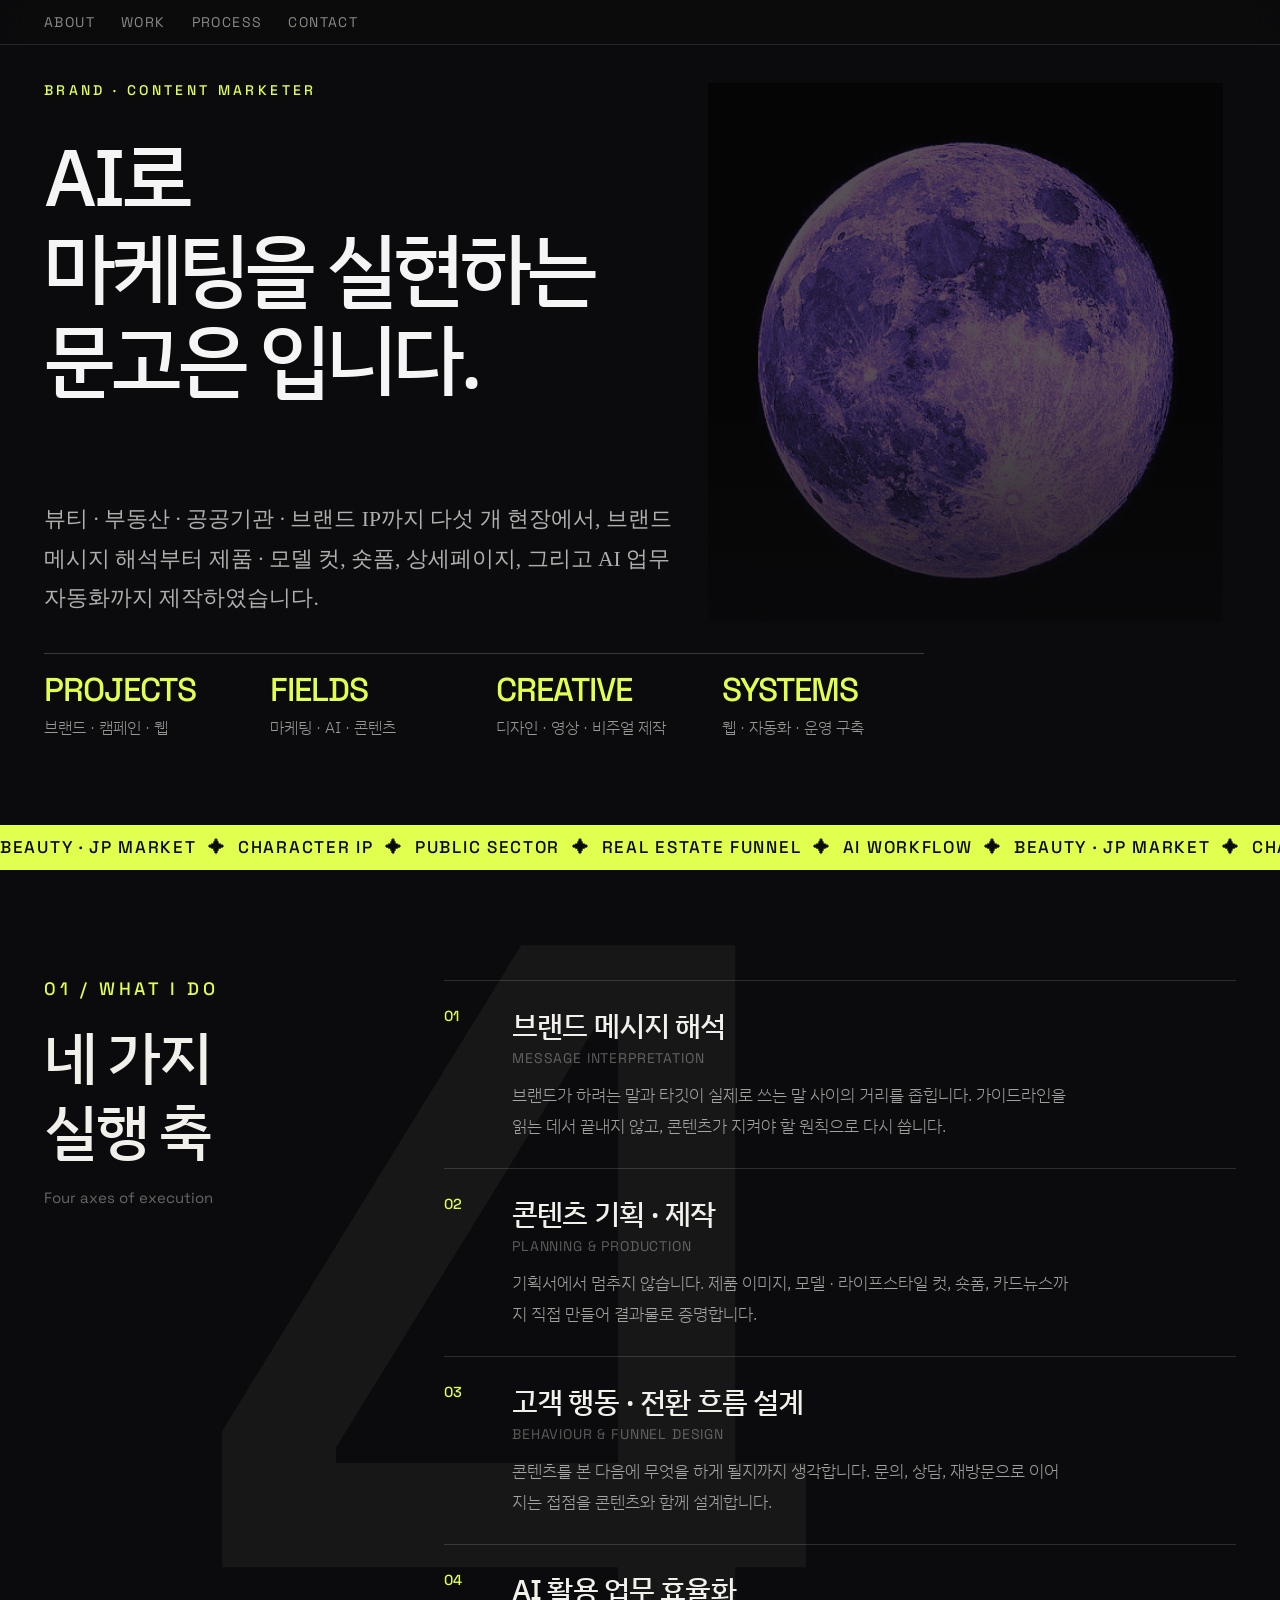
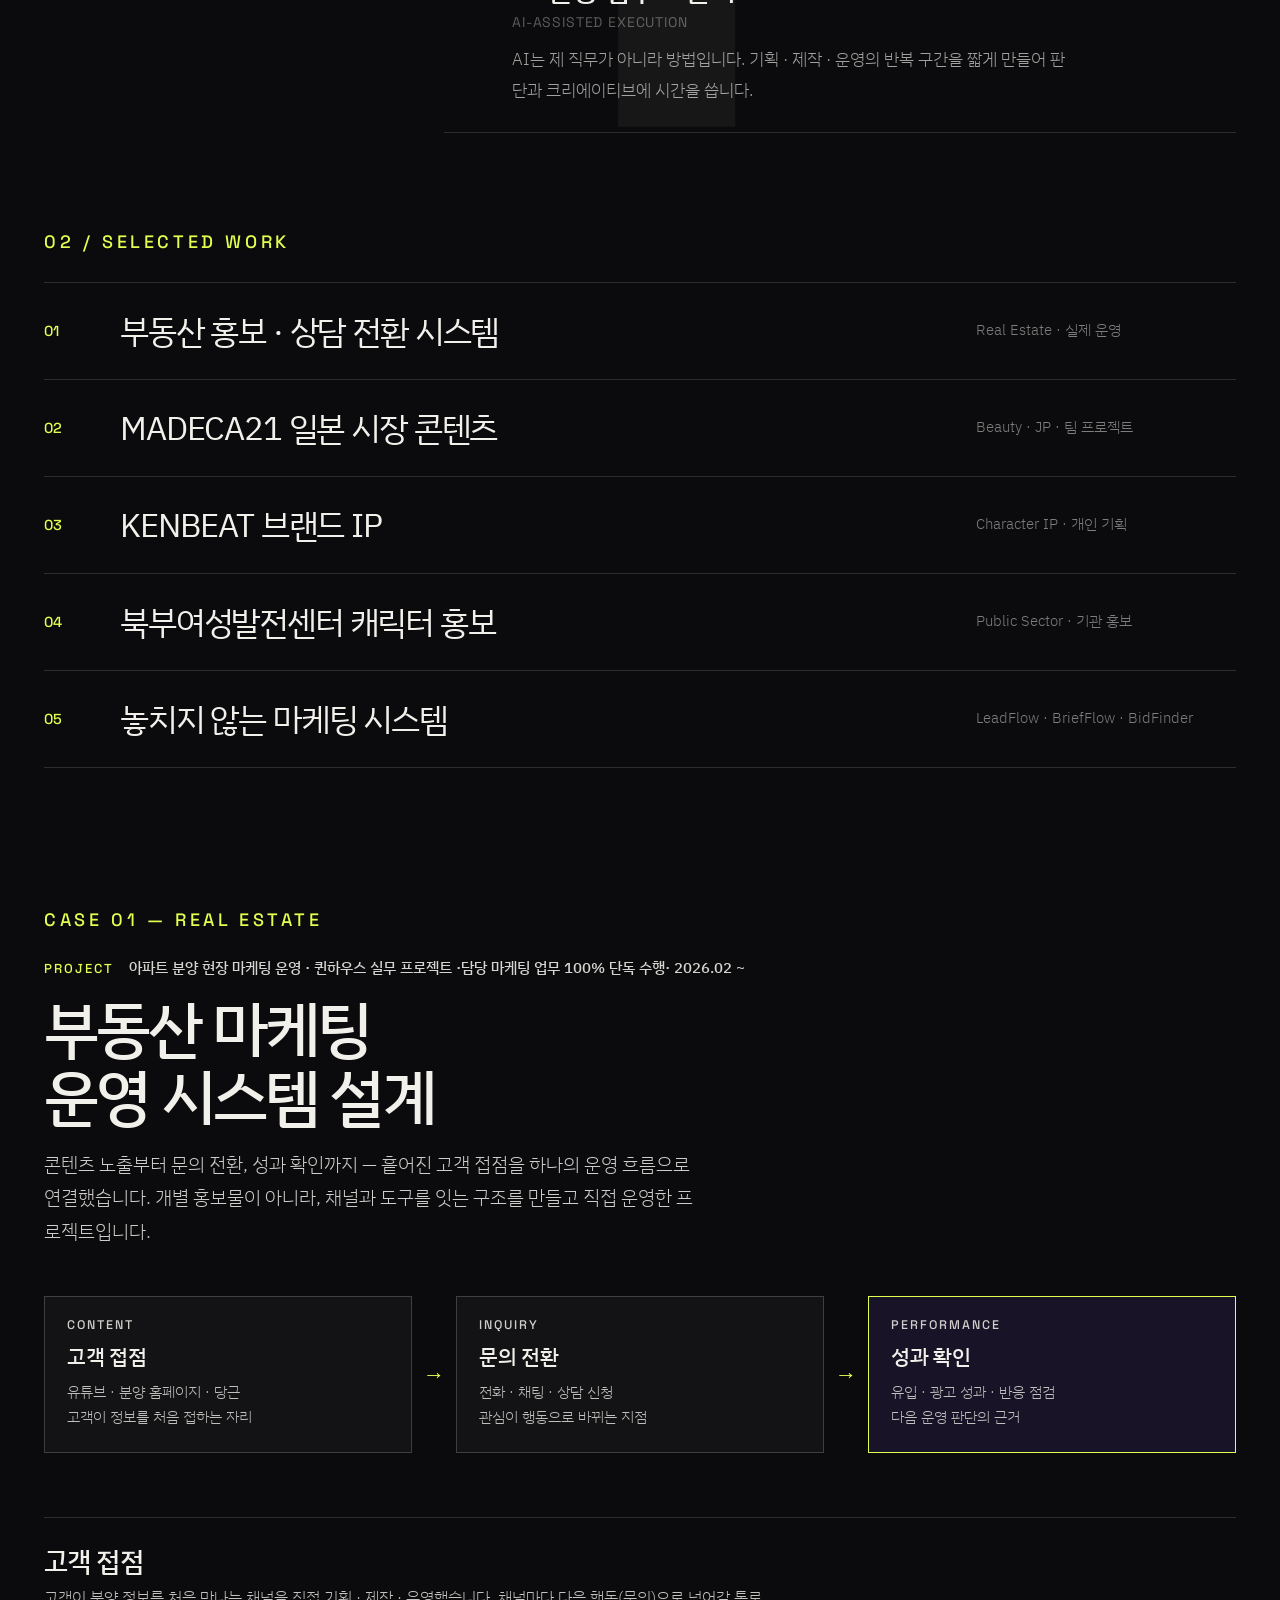
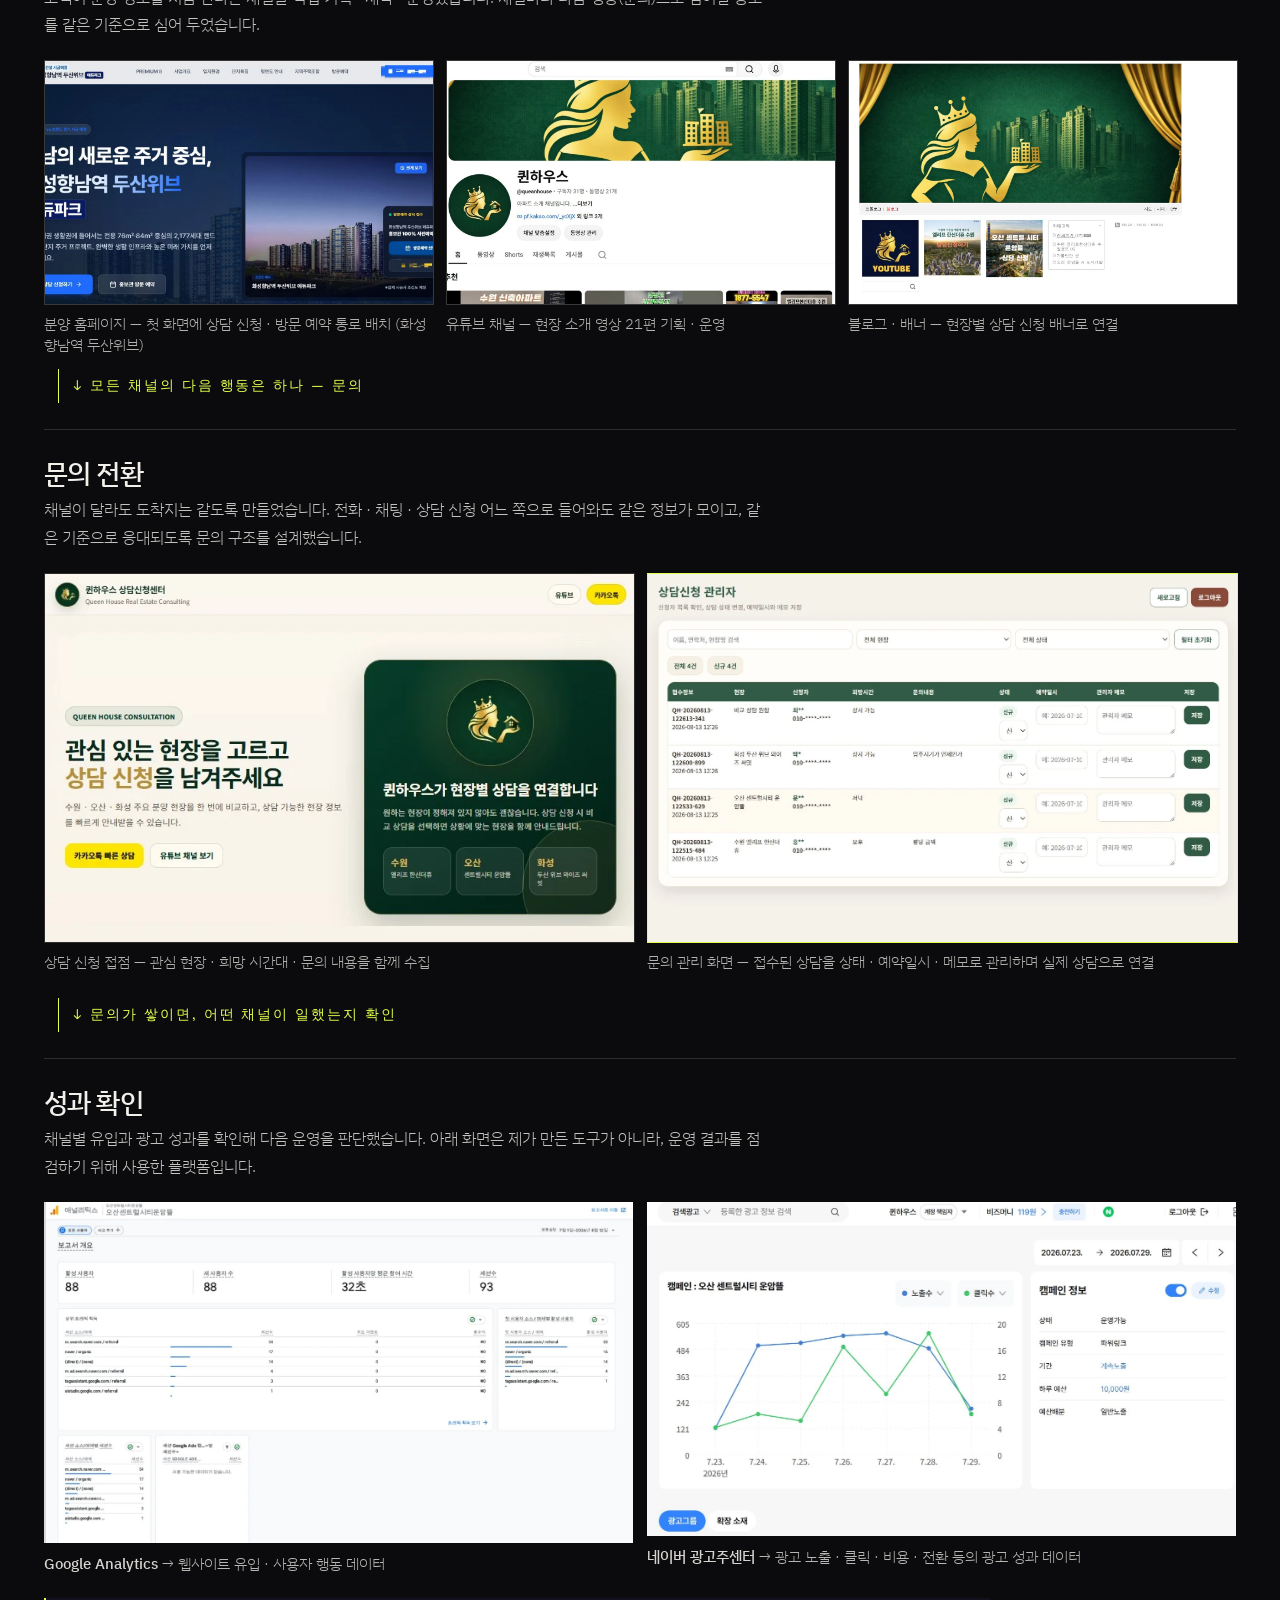
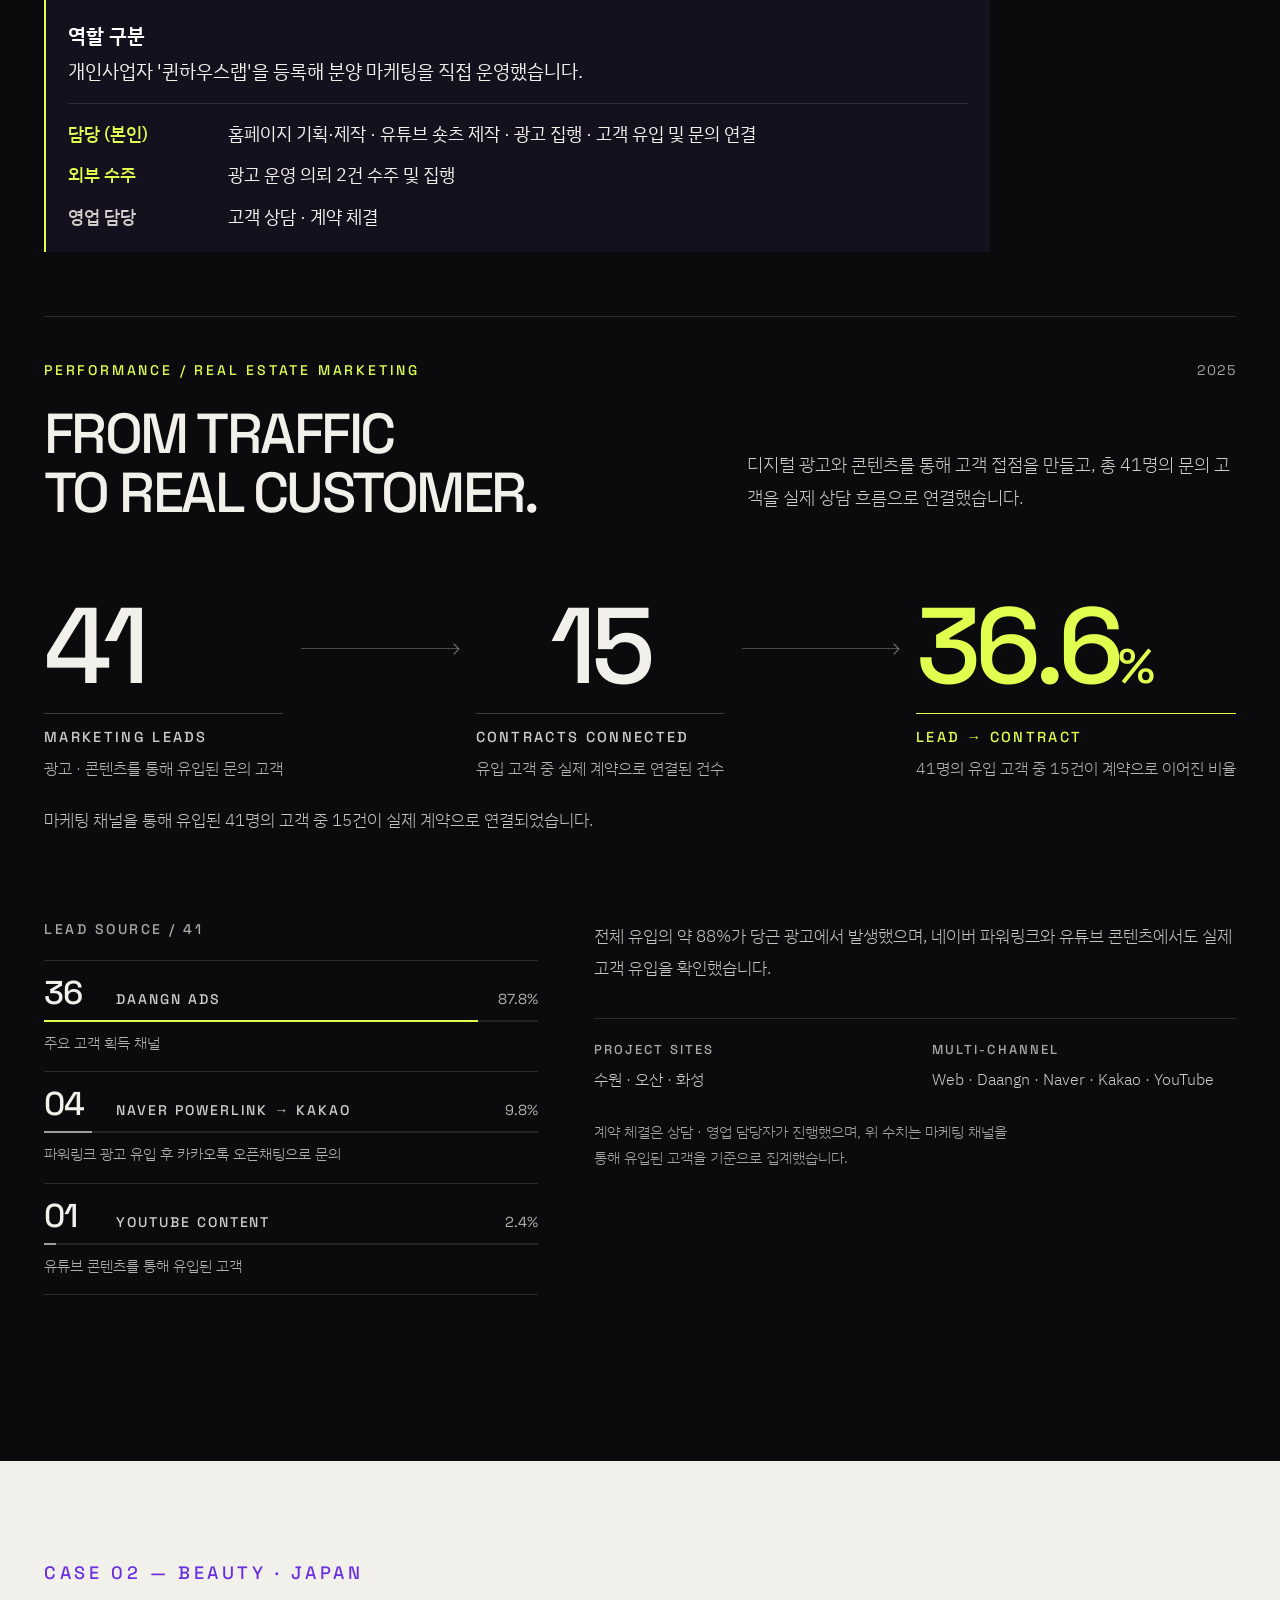
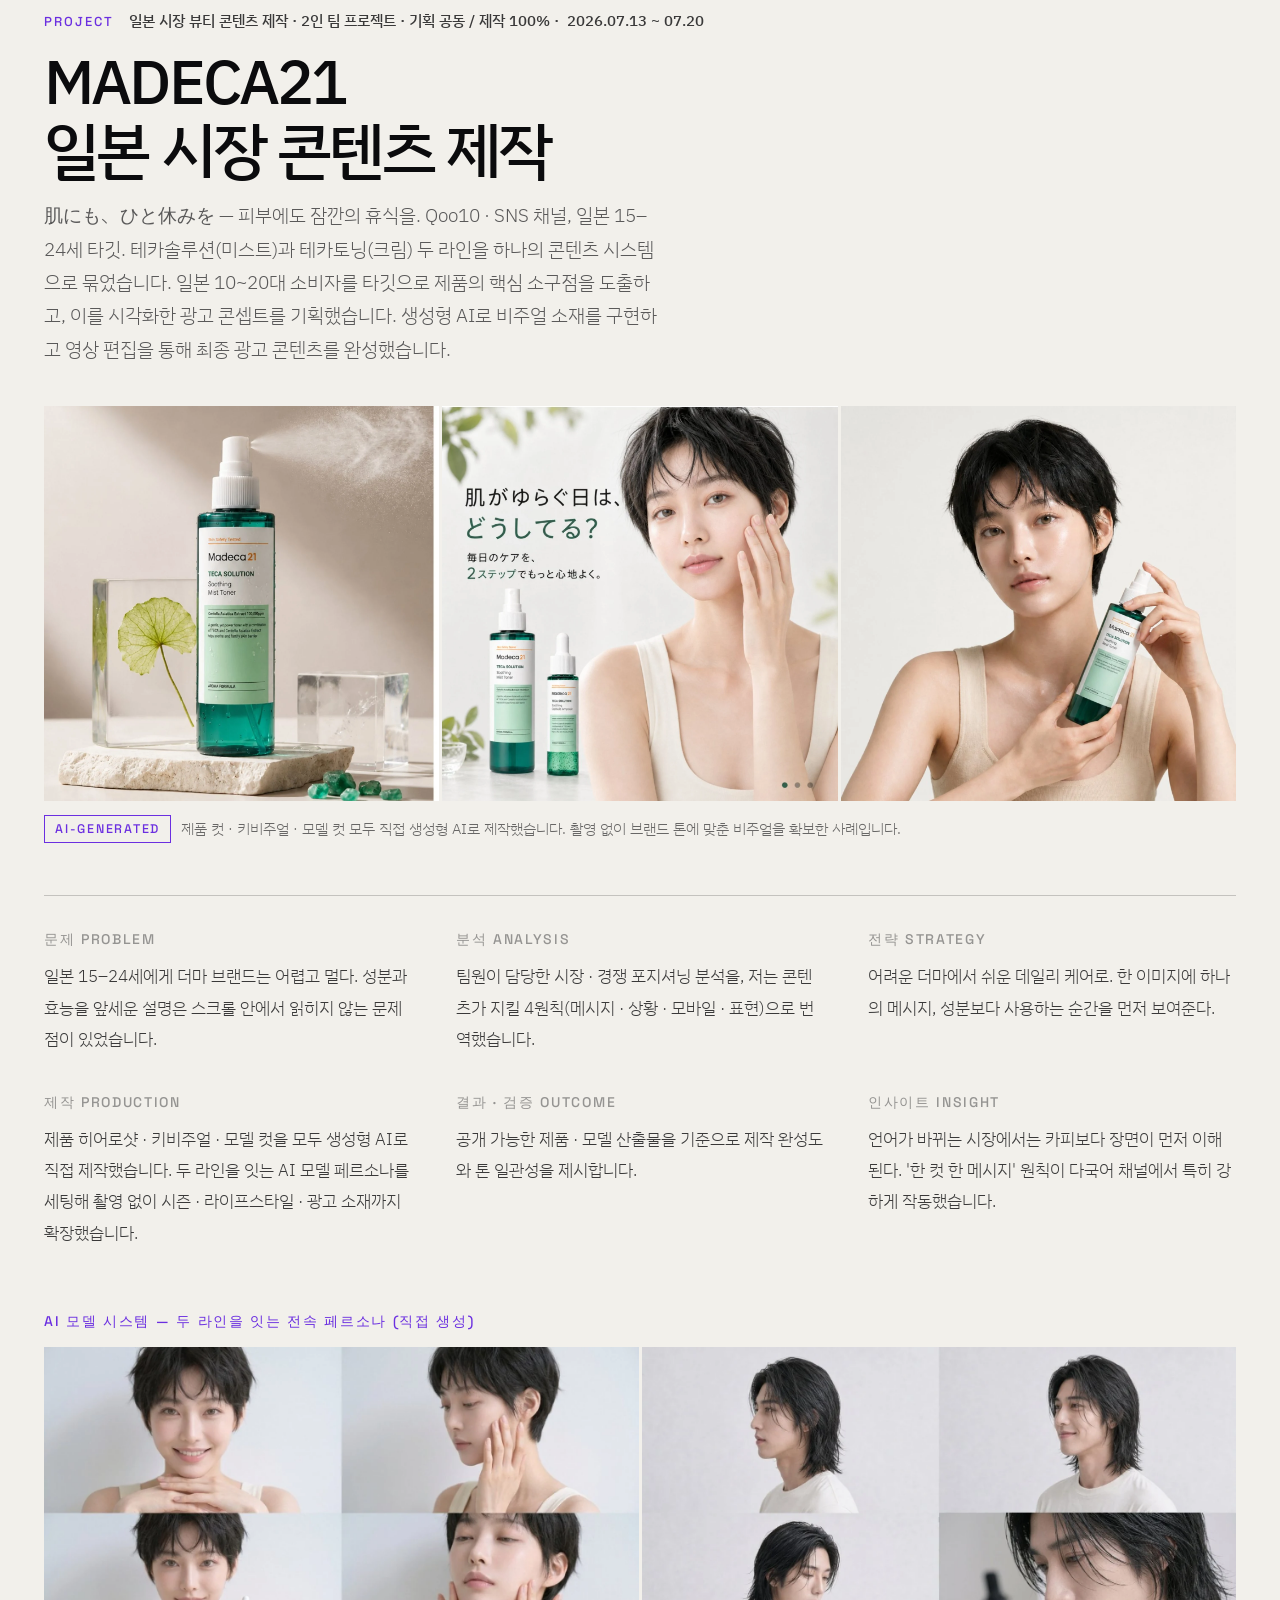
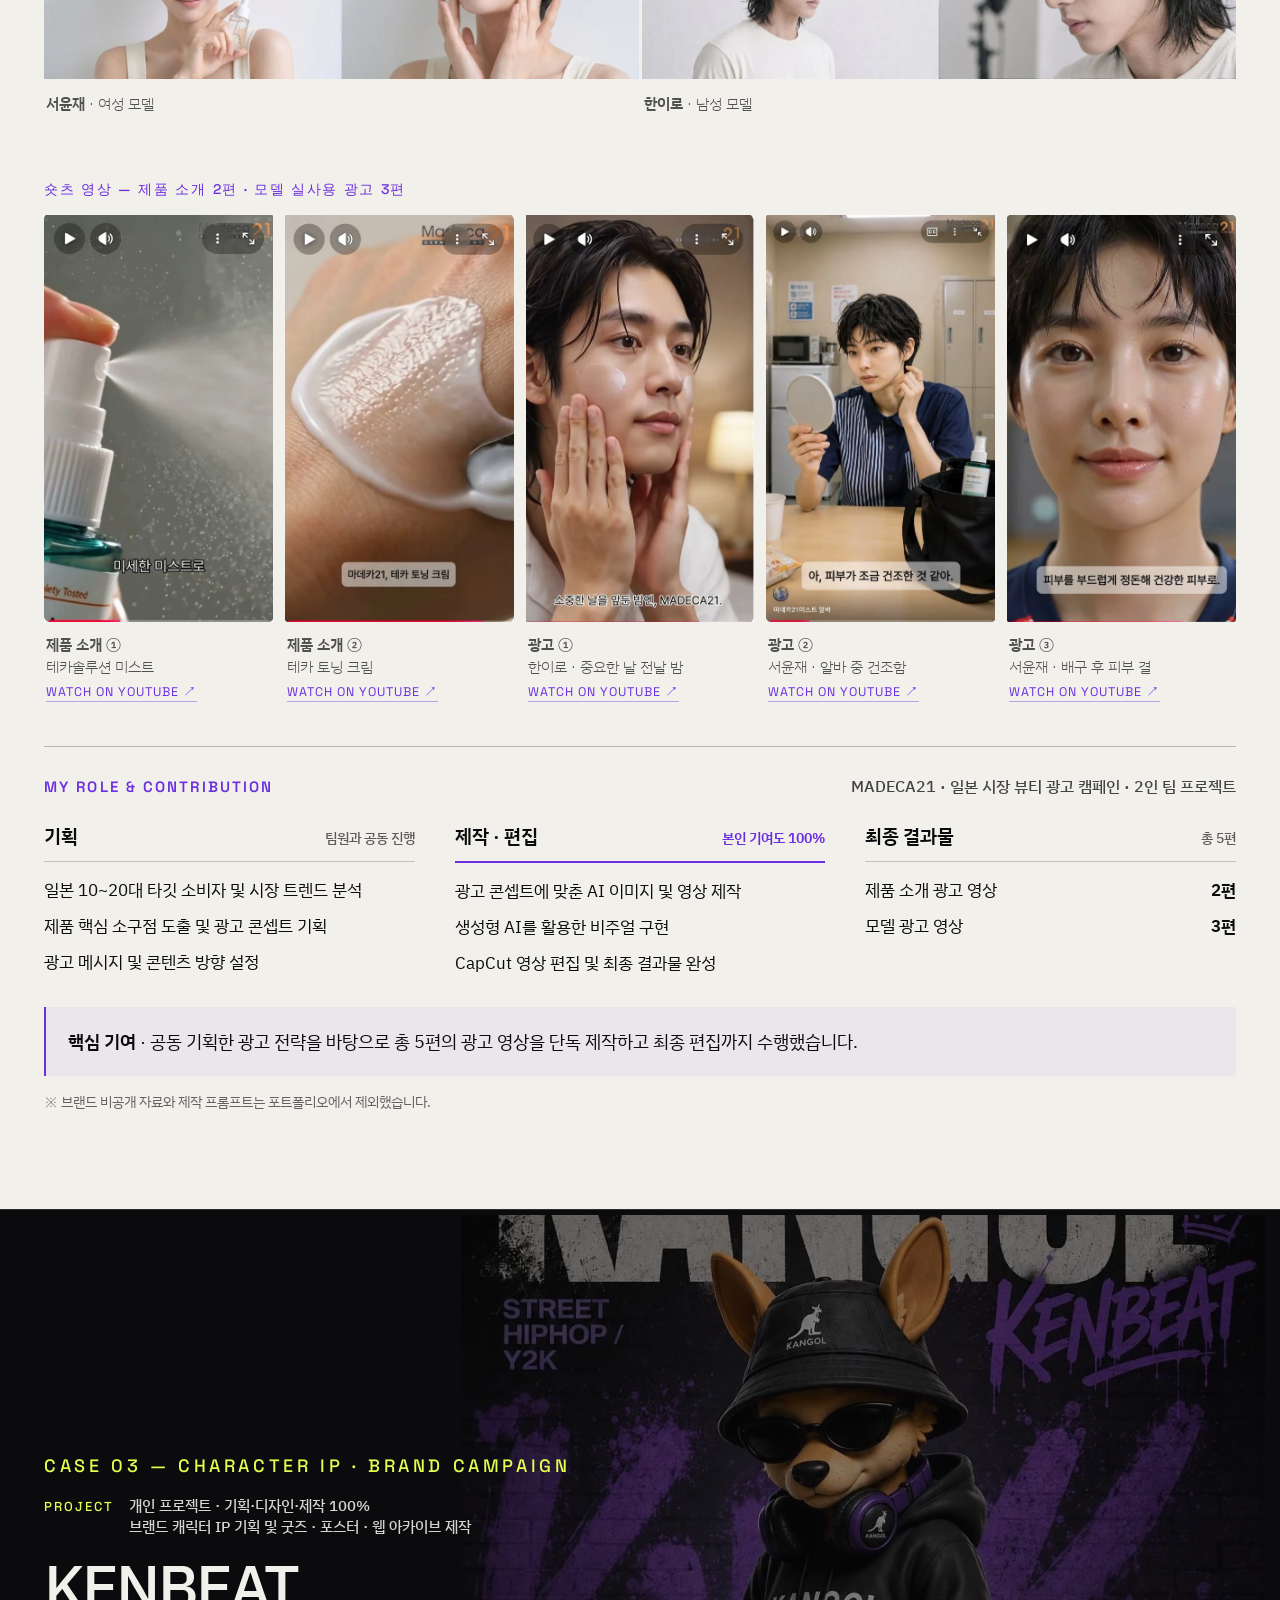
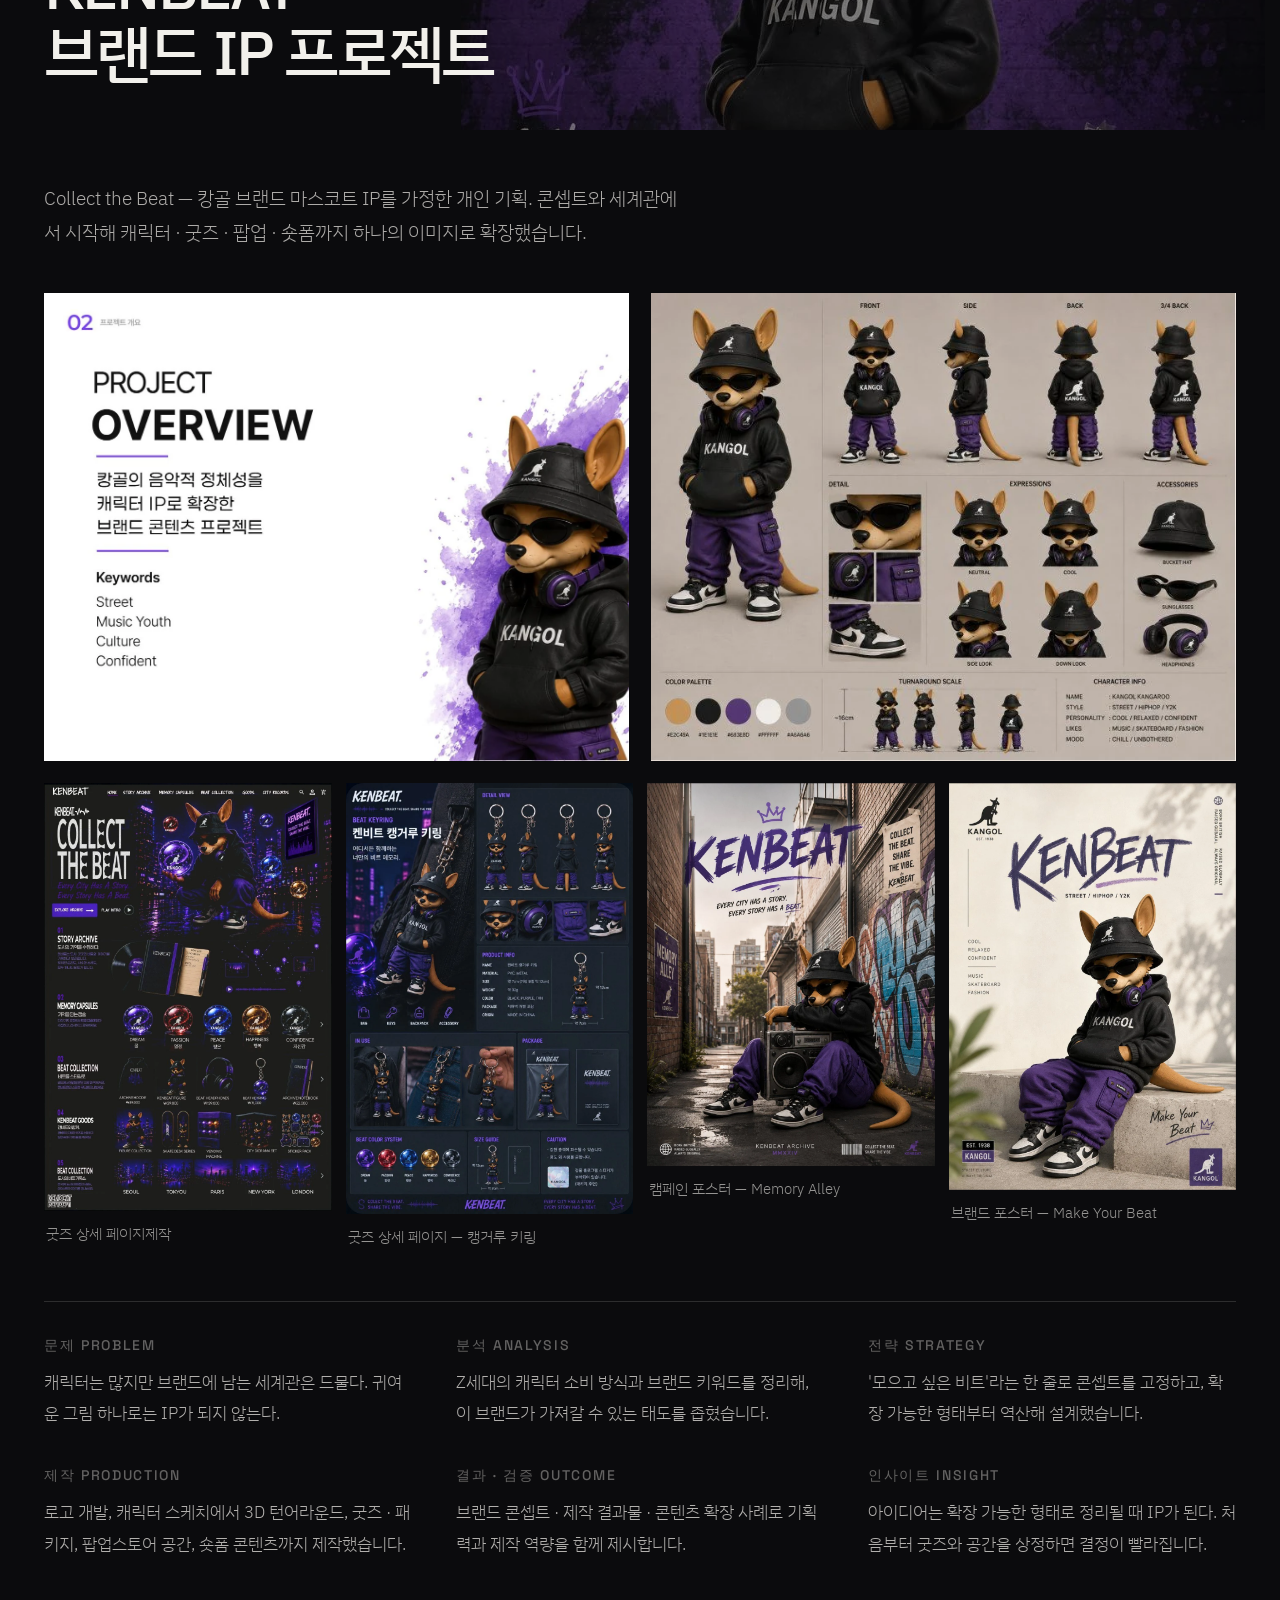
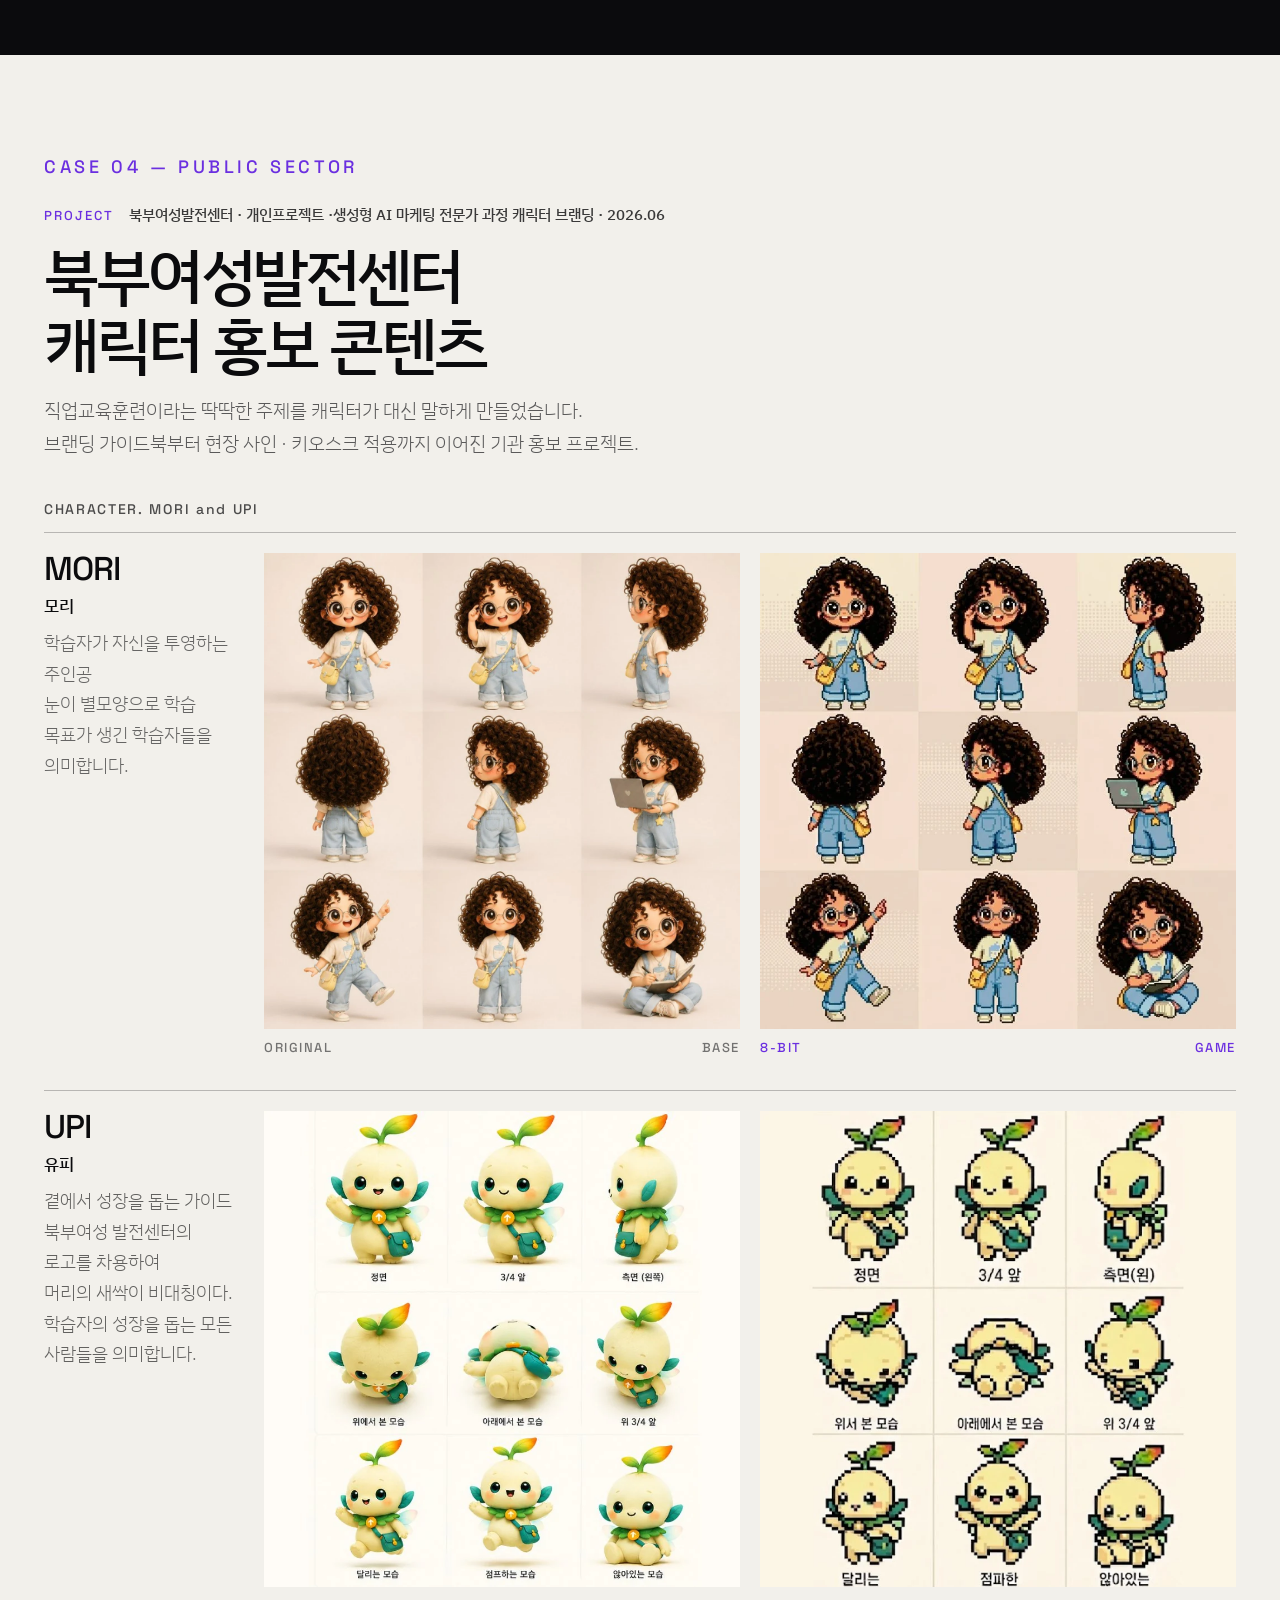
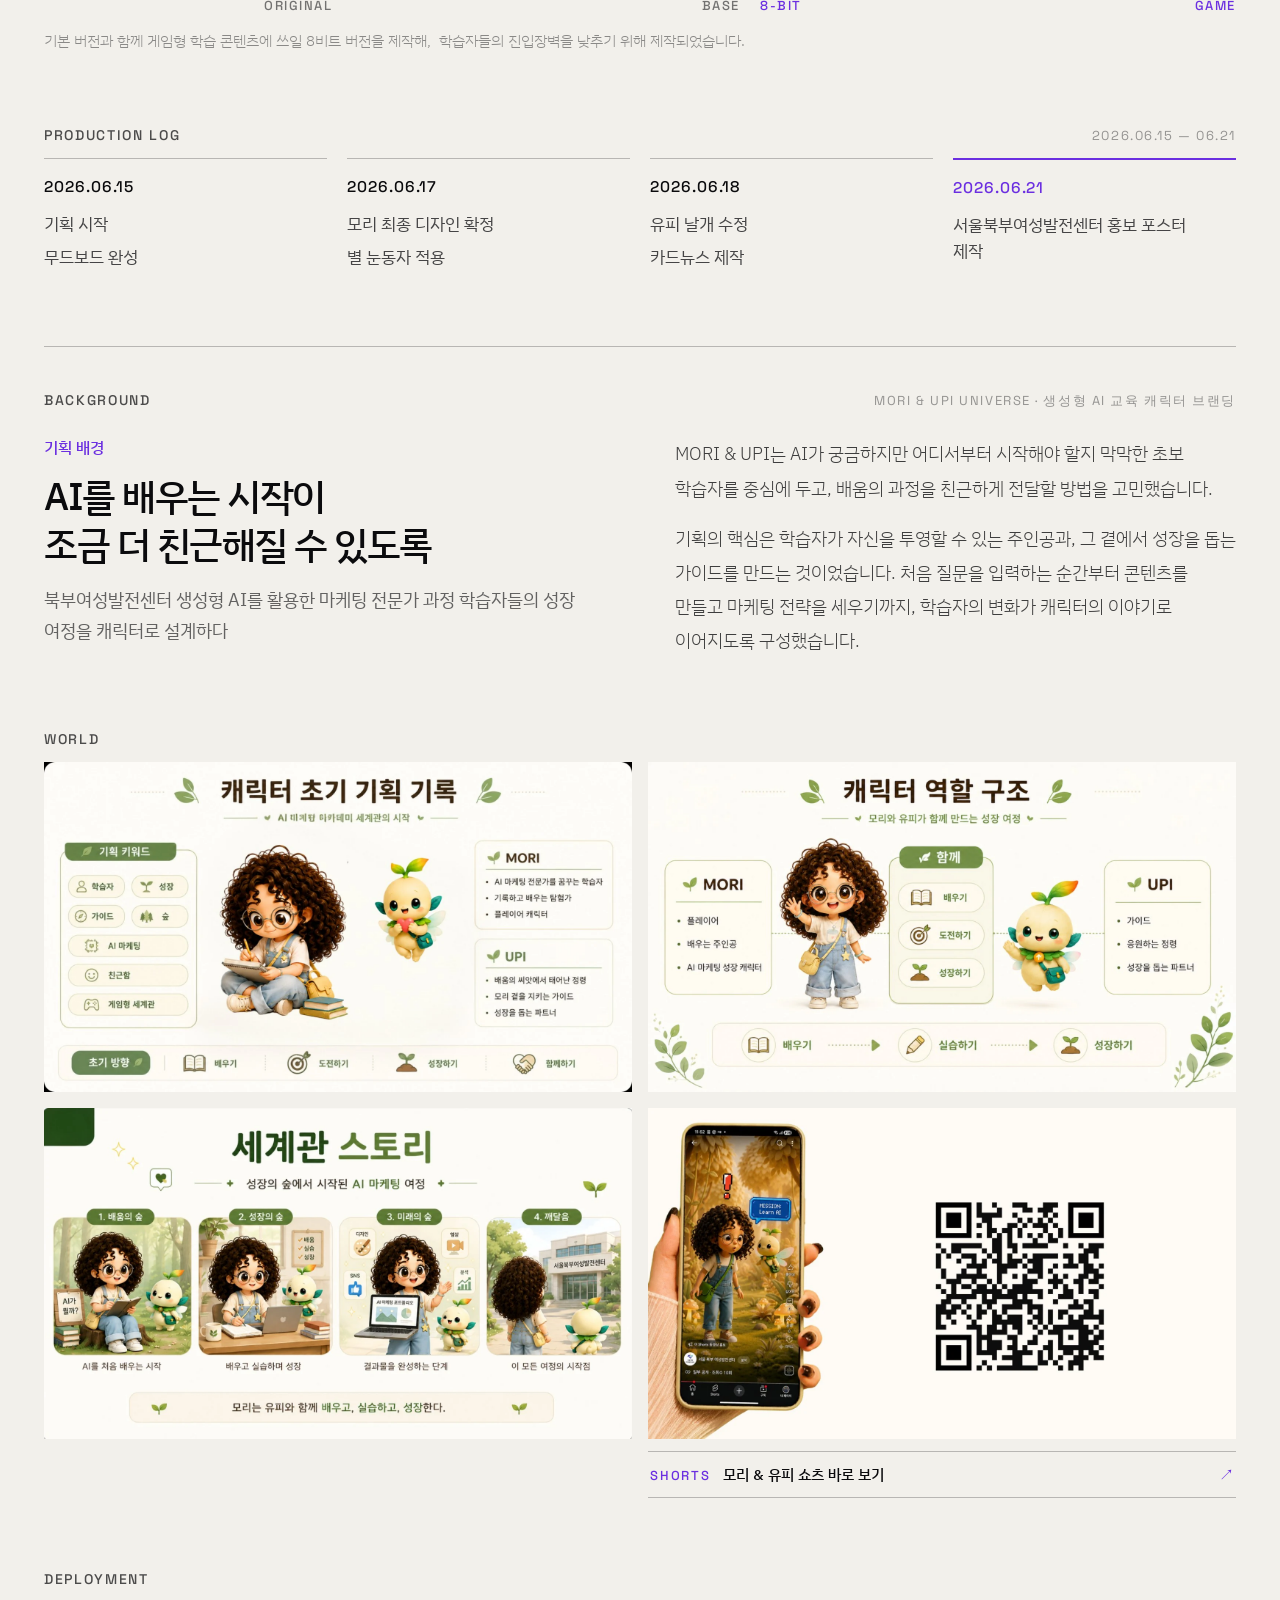
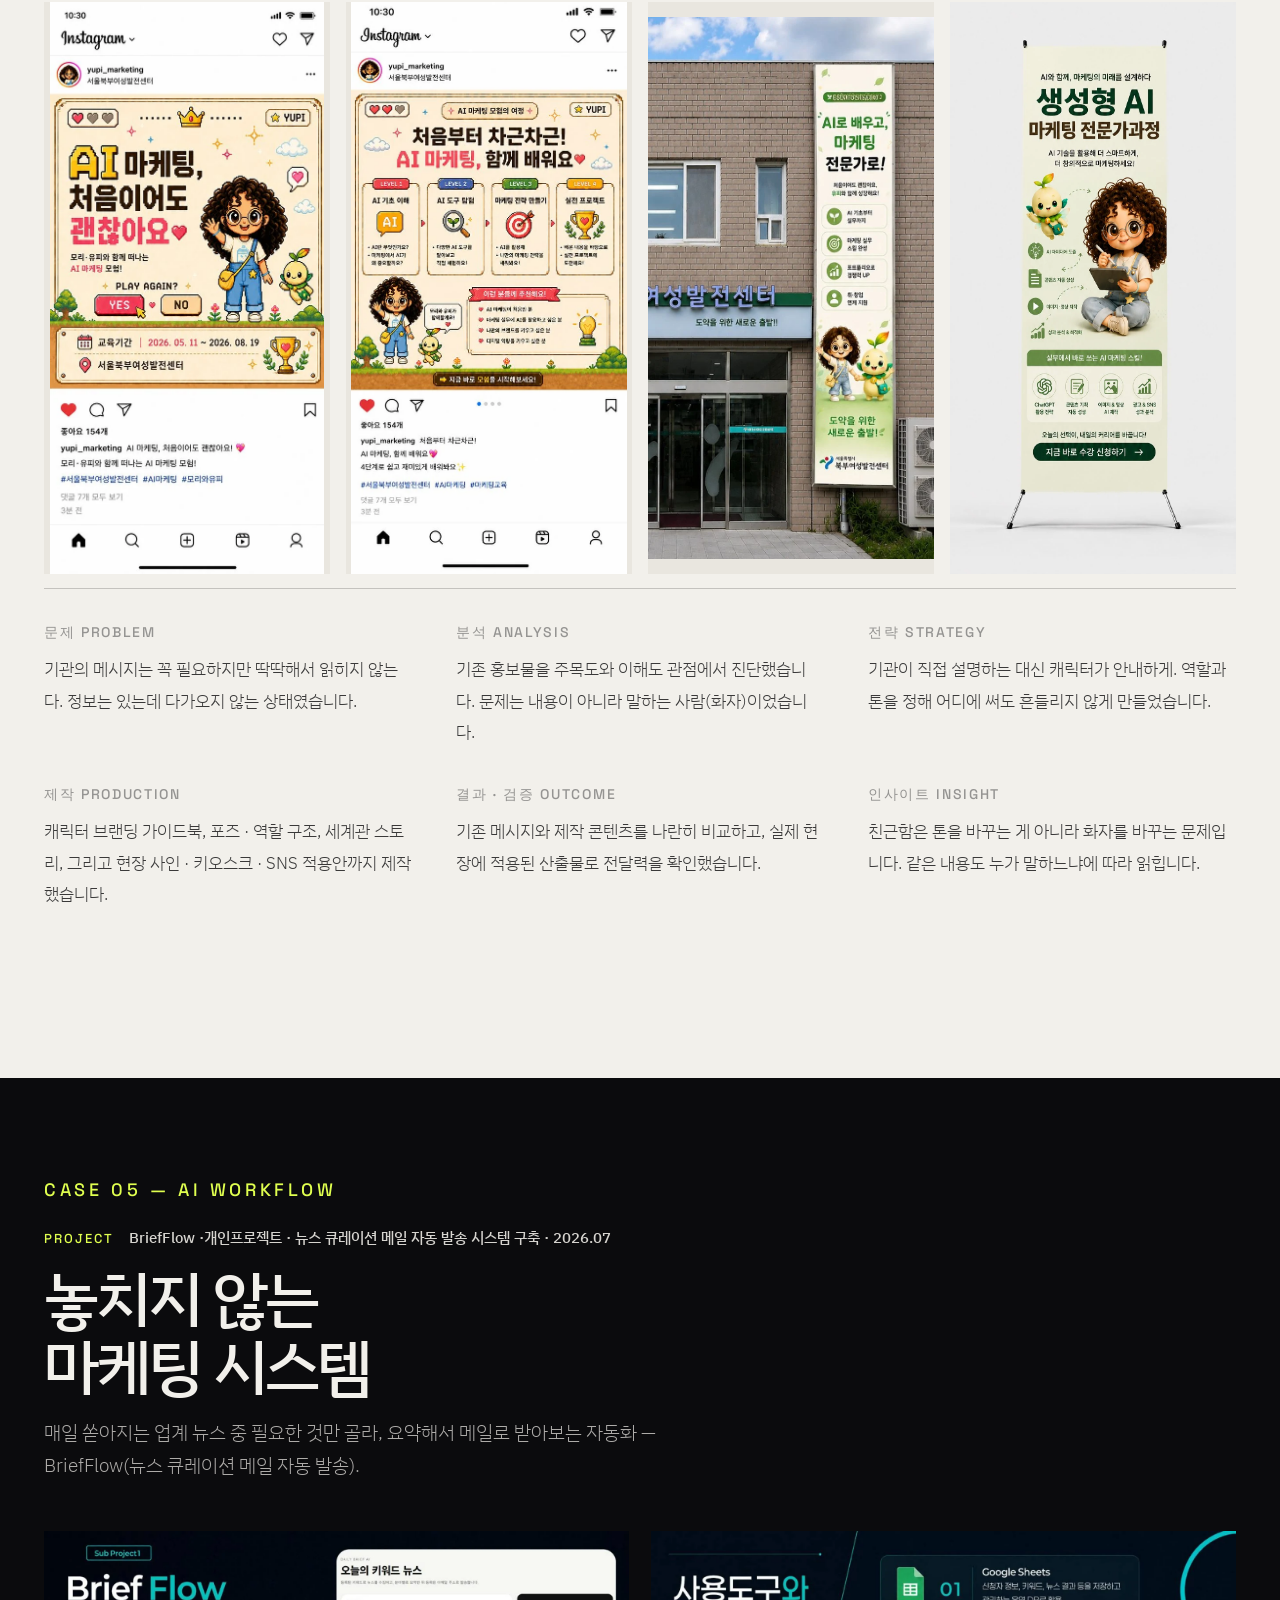
<file: index.html>
<!DOCTYPE html>
<html lang="ko"><head>
<title>문고은 | AI 마케팅 포트폴리오</title>
<meta name="description" content="AI 콘텐츠 제작과 마케팅 자동화 프로젝트 포트폴리오">
<link rel="stylesheet" href="assets/css/fonts.css">
<script>window.__resources={"https://unpkg.com/react@18.3.1/umd/react.production.min.js":"assets/js/react.production.min.js","https://unpkg.com/react-dom@18.3.1/umd/react-dom.production.min.js":"assets/js/react-dom.production.min.js"};</script>

<meta charset="utf-8">
<meta name="viewport" content="width=device-width, initial-scale=1">
<script src="assets/js/dc-runtime.js"></script>
</head>
<body>
<x-dc>
<helmet data-dc-atomics="">
<link rel="preconnect" href="https://fonts.gstatic.com" crossorigin="">
<style>



























































































/* latin-ext */

/* latin */





























































































/* latin-ext */

/* latin */





























































































/* latin-ext */

/* latin */





























































































/* latin-ext */

/* latin */





























































































/* latin-ext */

/* latin */

/* vietnamese */

/* latin-ext */

/* latin */

/* vietnamese */

/* latin-ext */

/* latin */

/* vietnamese */

/* latin-ext */

/* latin */

</style>
<style>
html{scroll-behavior:smooth}
body{margin:0;background:#0b0b0d;font-family:"IBM Plex Sans KR",system-ui,sans-serif;-webkit-font-smoothing:antialiased}
a{color:#8b5cff}a:hover{color:#b399ff}
@keyframes mq{from{transform:translateX(0)}to{transform:translateX(-50%)}}
@keyframes rv{from{opacity:0;transform:translateY(22px)}to{opacity:1;transform:none}}
[data-rv]{opacity:0}
@media print{
@page{size:A4 portrait;margin:0}
html,body{background:#0b0b0d !important;-webkit-print-color-adjust:exact;print-color-adjust:exact}
*{animation:none !important;transition:none !important}
[data-rv]{opacity:1 !important;transform:none !important}
nav,[style*="position:sticky"],[style*="position: sticky"]{display:none !important}
section{break-before:page;break-inside:auto}
section#top{break-before:auto}
figure,img,h1,h2,h3,[data-rv]{break-inside:avoid}
h1,h2,h3{break-after:avoid}
}
</style>

</helmet>

<div style="background:#0b0b0d;color:#f2f0eb;overflow-x:hidden">

<div style="position:sticky;top:0;z-index:50;display:flex;justify-content:space-between;align-items:center;padding:15px 44px;background:rgba(11,11,13,.82);backdrop-filter:blur(14px);border-bottom:1px solid rgba(242,240,235,.12);font:400 14px/1 'Space Grotesk',sans-serif;letter-spacing:.1em">

<div style="display:flex;gap:26px;color:rgba(242,240,235,.55)">
<a href="#about" style="color:inherit;text-decoration:none">ABOUT</a>
<a href="#work" style="color:inherit;text-decoration:none">WORK</a>
<a href="#process" style="color:inherit;text-decoration:none">PROCESS</a>
<a href="#contact" style="color:inherit;text-decoration:none">CONTACT</a>
</div>
</div>



<section id="top" data-screen-label="Hero" style="position:relative;min-height:780px;display:flex;align-items:flex-end;overflow:hidden">

<div style="position: absolute; inset: 0; background: linear-gradient(96deg,rgba(11,11,13,.72) 6%,rgba(11,11,13,.34) 52%,rgba(11,11,13,.5)); left: -4px; top: -59px"><img src="assets/images/portfolio-01.webp" alt="" aria-hidden="true" style="position: absolute; top: 97px; width: 515px; height: 539px; opacity: .5; filter: sepia(1) hue-rotate(215deg) saturate(4.5) brightness(.62); pointer-events: none; user-select: none; z-index: 0; left: 712px" loading="eager" fetchpriority="high" decoding="async"></div>

<div style="position: absolute; left: 0; right: 0; bottom: 0; height: 436px; background: linear-gradient(to top,rgba(11,11,13,.86),rgba(11,11,13,.62) 46%,rgba(11,11,13,0)); width: 1454px"></div>





<div style="position:relative;padding:0 44px 86px;width:100%;z-index:1">
<div style="font:500 14px/1 'Space Grotesk',sans-serif;letter-spacing:.24em;color:var(--ac,#8b5cff);margin-bottom:30px">BRAND · CONTENT MARKETER</div>
<h1 style="color: rgb(242, 240, 235); font-family: &quot;IBM Plex Sans KR&quot;, system-ui, sans-serif; font-size: clamp(52px, 7.2vw, 96px); font-weight: 500; line-height: 1.14; letter-spacing: -0.045em; margin: 0px 0px 34px;"></h1>
<h1 style="font-size: clamp(52px,7.2vw,96px); font-weight: 500; line-height: 1.14; letter-spacing: -.045em; margin: 0 0 34px; width: 1221px; height: 335px; position: relative"><font style="color: #F5F5F5; font-size: 80px; font-weight: 500; position: relative; text-transform: none; display: block; width: 699px; height: 316px">AI로<br>마케팅을 실현하는<br>문고은 입니다.<br data-om-id="aaaeb108:29"><br data-om-id="aaaeb108:30"></font></h1><p style="margin: 0; font: 300 19px/1.85 'IBM Plex Sans KR',sans-serif; color: #DCDAD6E6; text-wrap: pretty; width: 637px; height: 109px; font-size: 18px"><b style="font-family: DM Sans; font-weight: 400; font-size: 21.5px; width: 645px; height: 57px; color: #D9D9D7CC">뷰티 · 부동산 · 공공기관 · 브랜드 IP까지 다섯 개 현장에서, 브랜드 메시지 해석부터 제품 · 모델 컷, 숏폼, 상세페이지, 그리고 AI 업무 자동화까지 제작하였습니다.</b></p><div style="display:grid;grid-template-columns:minmax(0,470px) minmax(0,340px);gap:56px;align-items:start">


</div>
<div style="display:flex;flex-wrap:wrap;gap:0;margin-top:44px;border-top:1px solid rgba(242,240,235,.2);max-width:880px">
<div style="flex:1 1 150px;padding:20px 24px 0 0"><div style="font:500 33px/1 'Space Grotesk',sans-serif;letter-spacing:-.03em;color:var(--ac,#8b5cff)">PROJECTS</div><div style="margin-top:9px;font:300 15.5px/1.5 'IBM Plex Sans KR',sans-serif;color:rgba(242,240,235,.62)">브랜드 · 캠페인 · 웹</div></div>
<div style="flex:1 1 150px;padding:20px 24px 0"><div style="font:500 33px/1 'Space Grotesk',sans-serif;letter-spacing:-.03em;color:var(--ac,#8b5cff)">FIELDS</div><div style="margin-top:9px;font:300 15.5px/1.5 'IBM Plex Sans KR',sans-serif;color:rgba(242,240,235,.62)">마케팅 · AI · 콘텐츠</div></div>
<div style="flex:1 1 150px;padding:20px 24px 0"><div style="font:500 33px/1 'Space Grotesk',sans-serif;letter-spacing:-.03em;color:var(--ac,#8b5cff)">CREATIVE</div><div style="margin-top:9px;font:300 15.5px/1.5 'IBM Plex Sans KR',sans-serif;color:rgba(242,240,235,.62)">디자인 · 영상 · 비주얼 제작</div></div>
<div style="flex:1 1 150px;padding:20px 24px 0"><div style="font:500 33px/1 'Space Grotesk',sans-serif;letter-spacing:-.03em;color:var(--ac,#8b5cff)">SYSTEMS</div><div style="margin-top:9px;font:300 15.5px/1.5 'IBM Plex Sans KR',sans-serif;color:rgba(242,240,235,.62)">웹 · 자동화 · 운영 구축</div></div>
</div>
<div style="font-size: 19px; line-height: 1; font-family: 'Space Grotesk', sans-serif; position: absolute; left: 44px; top: 41px"></div></div></section><div style="background:var(--ac,#8b5cff);color:#0b0b0d;overflow:hidden;white-space:nowrap;padding:14px 0;font:500 17px/1 'Space Grotesk',sans-serif;letter-spacing:.1em">
<div data-marquee="1" style="display:inline-block;animation:mq 26s linear infinite">BEAUTY · JP MARKET&nbsp; ✦ &nbsp;CHARACTER IP&nbsp; ✦ &nbsp;PUBLIC SECTOR&nbsp; ✦ &nbsp;REAL ESTATE FUNNEL&nbsp; ✦ &nbsp;AI WORKFLOW&nbsp; ✦ &nbsp;BEAUTY · JP MARKET&nbsp; ✦ &nbsp;CHARACTER IP&nbsp; ✦ &nbsp;PUBLIC SECTOR&nbsp; ✦ &nbsp;REAL ESTATE FUNNEL&nbsp; ✦ &nbsp;AI WORKFLOW&nbsp; ✦ &nbsp;</div>
</div>





<section id="about" data-screen-label="About" data-rv="1" style="position:relative;overflow:hidden;padding:110px 44px 100px;display:grid;grid-template-columns:minmax(0,330px) minmax(0,1fr);gap:70px">
<svg sc-camel-view-box="0 0 640 1000" sc-camel-preserve-aspect-ratio="xMinYMid meet" aria-hidden="true" style="position:absolute;left:190px;top:0;height:100%;width:auto;pointer-events:none;user-select:none;z-index:0"><text x="0" y="890" font-family="Space Grotesk, sans-serif" font-weight="500" font-size="1160" letter-spacing="-60" fill="rgba(242,240,235,.05)">4</text></svg>
<div>
<div style="font: 500 14px/1 'Space Grotesk',sans-serif; letter-spacing: .2em; color: var(--ac,#8b5cff); margin-bottom: 22px; font-size: 18px">01 / WHAT I DO</div>
<h2 style="font-size: 60px; font-weight: 500; line-height: 1.22; letter-spacing: -.04em; margin: 0 0 18px">네 가지<br>실행 축</h2>
<p data-en="1" style="margin:0;font:300 15px/1.8 'Space Grotesk',sans-serif;color:rgba(242,240,235,.4)">Four axes of execution</p>

</div>
<div style="position:relative;z-index:1">
<div style="display:grid;grid-template-columns:44px minmax(0,1fr);gap:24px;padding:26px 0;border-top:1px solid rgba(242,240,235,.15)"><span style="font:500 14.5px 'Space Grotesk',sans-serif;color:var(--ac,#8b5cff)">01</span><div><div style="font-size:28.5px;font-weight:500;letter-spacing:-.03em;line-height:1.3">브랜드 메시지 해석</div><div data-en="1" style="margin-top:5px;font:400 14px 'Space Grotesk',sans-serif;letter-spacing:.06em;color:rgba(242,240,235,.35)">MESSAGE INTERPRETATION</div><p style="margin:12px 0 0;max-width:560px;font:300 17px/1.85 'IBM Plex Sans KR',sans-serif;color:rgba(242,240,235,.66)">브랜드가 하려는 말과 타깃이 실제로 쓰는 말 사이의 거리를 좁힙니다. 가이드라인을 읽는 데서 끝내지 않고, 콘텐츠가 지켜야 할 원칙으로 다시 씁니다.</p></div></div>
<div style="display:grid;grid-template-columns:44px minmax(0,1fr);gap:24px;padding:26px 0;border-top:1px solid rgba(242,240,235,.15)"><span style="font:500 14.5px 'Space Grotesk',sans-serif;color:var(--ac,#8b5cff)">02</span><div><div style="font-size:28.5px;font-weight:500;letter-spacing:-.03em;line-height:1.3">콘텐츠 기획 · 제작</div><div data-en="1" style="margin-top:5px;font:400 14px 'Space Grotesk',sans-serif;letter-spacing:.06em;color:rgba(242,240,235,.35)">PLANNING &amp; PRODUCTION</div><p style="margin:12px 0 0;max-width:560px;font:300 17px/1.85 'IBM Plex Sans KR',sans-serif;color:rgba(242,240,235,.66)">기획서에서 멈추지 않습니다. 제품 이미지, 모델 · 라이프스타일 컷, 숏폼, 카드뉴스까지 직접 만들어 결과물로 증명합니다.</p></div></div>
<div style="display:grid;grid-template-columns:44px minmax(0,1fr);gap:24px;padding:26px 0;border-top:1px solid rgba(242,240,235,.15)"><span style="font:500 14.5px 'Space Grotesk',sans-serif;color:var(--ac,#8b5cff)">03</span><div><div style="font-size:28.5px;font-weight:500;letter-spacing:-.03em;line-height:1.3">고객 행동 · 전환 흐름 설계</div><div data-en="1" style="margin-top:5px;font:400 14px 'Space Grotesk',sans-serif;letter-spacing:.06em;color:rgba(242,240,235,.35)">BEHAVIOUR &amp; FUNNEL DESIGN</div><p style="margin:12px 0 0;max-width:560px;font:300 17px/1.85 'IBM Plex Sans KR',sans-serif;color:rgba(242,240,235,.66)">콘텐츠를 본 다음에 무엇을 하게 될지까지 생각합니다. 문의, 상담, 재방문으로 이어지는 접점을 콘텐츠와 함께 설계합니다.</p></div></div>
<div style="display:grid;grid-template-columns:44px minmax(0,1fr);gap:24px;padding:26px 0;border-top:1px solid rgba(242,240,235,.15);border-bottom:1px solid rgba(242,240,235,.15)"><span style="font:500 14.5px 'Space Grotesk',sans-serif;color:var(--ac,#8b5cff)">04</span><div><div style="font-size:28.5px;font-weight:500;letter-spacing:-.03em;line-height:1.3">AI 활용 업무 효율화</div><div data-en="1" style="margin-top:5px;font:400 14px 'Space Grotesk',sans-serif;letter-spacing:.06em;color:rgba(242,240,235,.35)">AI-ASSISTED EXECUTION</div><p style="margin:12px 0 0;max-width:560px;font:300 17px/1.85 'IBM Plex Sans KR',sans-serif;color:rgba(242,240,235,.66)">AI는 제 직무가 아니라 방법입니다. 기획 · 제작 · 운영의 반복 구간을 짧게 만들어 판단과 크리에이티브에 시간을 씁니다.</p></div></div>
</div>
</section>

<section id="work" data-screen-label="Work index" style="padding:0 44px 40px">
<div style="display:flex;justify-content:space-between;align-items:baseline;margin-bottom:30px">
<div style="font: 500 14px/1 'Space Grotesk',sans-serif; letter-spacing: .2em; color: var(--ac,#8b5cff); font-size: 18px">02 / SELECTED WORK</div>
<div style="font:500 14px 'Space Grotesk',sans-serif;letter-spacing:.14em;color:rgba(242,240,235,.38)"><br></div>
</div>
<div data-rv="1" style="border-top:1px solid rgba(242,240,235,.15)">
<a href="#case02" style="display:grid;grid-template-columns:56px minmax(0,1fr) 260px;gap:20px;align-items:center;padding:26px 0;border-bottom:1px solid rgba(242,240,235,.15);text-decoration:none;color:inherit" style-hover="background:rgba(139,92,255,.07)"><span style="font:500 14.5px 'Space Grotesk',sans-serif;color:var(--ac,#8b5cff)">01</span><span style="font-size:33px;font-weight:400;letter-spacing:-.035em">부동산 홍보 · 상담 전환 시스템</span><span style="font:300 15px/1.5 'IBM Plex Sans KR',sans-serif;color:rgba(242,240,235,.5)">Real Estate · 실제 운영</span></a>
<a href="#case01" style="display:grid;grid-template-columns:56px minmax(0,1fr) 260px;gap:20px;align-items:center;padding:26px 0;border-bottom:1px solid rgba(242,240,235,.15);text-decoration:none;color:inherit" style-hover="background:rgba(139,92,255,.07)"><span style="font:500 14.5px 'Space Grotesk',sans-serif;color:var(--ac,#8b5cff)">02</span><span style="font-size:33px;font-weight:400;letter-spacing:-.035em">MADECA21 일본 시장 콘텐츠</span><span style="font:300 15px/1.5 'IBM Plex Sans KR',sans-serif;color:rgba(242,240,235,.5)">Beauty · JP · 팀 프로젝트</span></a>
<a href="#case03" style="display:grid;grid-template-columns:56px minmax(0,1fr) 260px;gap:20px;align-items:center;padding:26px 0;border-bottom:1px solid rgba(242,240,235,.15);text-decoration:none;color:inherit" style-hover="background:rgba(139,92,255,.07)"><span style="font:500 14.5px 'Space Grotesk',sans-serif;color:var(--ac,#8b5cff)">03</span><span style="font-size:33px;font-weight:400;letter-spacing:-.035em">KENBEAT 브랜드 IP</span><span style="font:300 15px/1.5 'IBM Plex Sans KR',sans-serif;color:rgba(242,240,235,.5)">Character IP · 개인 기획</span></a>

<a href="#case04" style="display:grid;grid-template-columns:56px minmax(0,1fr) 260px;gap:20px;align-items:center;padding:26px 0;border-bottom:1px solid rgba(242,240,235,.15);text-decoration:none;color:inherit" style-hover="background:rgba(139,92,255,.07)"><span style="font:500 14.5px 'Space Grotesk',sans-serif;color:var(--ac,#8b5cff)">04</span><span style="font-size:33px;font-weight:400;letter-spacing:-.035em">북부여성발전센터 캐릭터 홍보</span><span style="font:300 15px/1.5 'IBM Plex Sans KR',sans-serif;color:rgba(242,240,235,.5)">Public Sector · 기관 홍보</span></a><a href="#case05" style="display:grid;grid-template-columns:56px minmax(0,1fr) 260px;gap:20px;align-items:center;padding:26px 0;border-bottom:1px solid rgba(242,240,235,.15);text-decoration:none;color:inherit" style-hover="background:rgba(139,92,255,.07)"><span style="font:500 14.5px 'Space Grotesk',sans-serif;color:var(--ac,#8b5cff)">05</span><span style="font-size:33px;font-weight:400;letter-spacing:-.035em">놓치지 않는 마케팅 시스템</span><span style="font:300 15px/1.5 'IBM Plex Sans KR',sans-serif;color:rgba(242,240,235,.5)">LeadFlow · BriefFlow · BidFinder</span></a>
</div>
</section>



<section id="case02" data-screen-label="Case 02 Real estate" style="padding: 100px 44px 96px; position: relative">
<div style="display:flex;justify-content:space-between;align-items:baseline;margin-bottom:26px">
<div style="font: 500 14px 'Space Grotesk',sans-serif; letter-spacing: .2em; color: var(--ac,#8b5cff); font-size: 18px">CASE 01 — REAL ESTATE</div>

</div>
<div style="display:flex;flex-wrap:wrap;gap:8px 14px;align-items:baseline;margin:0 0 16px;font:500 15px 'IBM Plex Sans KR',sans-serif;color:rgba(242,240,235,.88)"><span style="font:500 13px 'Space Grotesk',sans-serif;letter-spacing:.16em;color:var(--ac,#8b5cff)">PROJECT</span><span>아파트 분양 현장 마케팅 운영 · 퀸하우스 실무 프로젝트 ·담당 마케팅 업무 100% 단독 수행·&nbsp;2026.02 ~<br></span></div><h2 style="font-size:62px;font-weight:500;line-height:1.1;letter-spacing:-.045em;margin:0 0 18px">부동산 마케팅<br>운영 시스템 설계</h2>
<p style="margin:0 0 48px;max-width:660px;font:300 18.5px/1.8 'IBM Plex Sans KR',sans-serif;color:rgba(242,240,235,0.85)">콘텐츠 노출부터 문의 전환, 성과 확인까지 — 흩어진 고객 접점을 하나의 운영 흐름으로 연결했습니다. 개별 홍보물이 아니라, 채널과 도구를 잇는 구조를 만들고 직접 운영한 프로젝트입니다.</p>

<div data-rv="1" style="display:grid;grid-template-columns:1fr 44px 1fr 44px 1fr;align-items:stretch;margin-bottom:64px">
<div style="border:1px solid rgba(242,240,235,.2);background:rgba(242,240,235,.03);padding:20px 22px 22px"><div style="font:500 12.5px 'Space Grotesk',sans-serif;letter-spacing:.16em;color:rgba(242,240,235,0.85);margin-bottom:10px">CONTENT</div><div style="font:500 20.5px/1.35 'IBM Plex Sans KR',sans-serif;letter-spacing:-.015em;margin-bottom:8px">고객 접점</div><div style="font:300 15px/1.7 'IBM Plex Sans KR',sans-serif;color:rgba(242,240,235,0.78)">유튜브 · 분양 홈페이지 · 당근<br>고객이 정보를 처음 접하는 자리</div></div>
<div style="display:flex;align-items:center;justify-content:center;font:400 22px 'Space Grotesk',sans-serif;color:var(--ac,#8b5cff)">→</div>
<div style="border:1px solid rgba(242,240,235,.2);background:rgba(242,240,235,.03);padding:20px 22px 22px"><div style="font:500 12.5px 'Space Grotesk',sans-serif;letter-spacing:.16em;color:rgba(242,240,235,0.85);margin-bottom:10px">INQUIRY</div><div style="font:500 20.5px/1.35 'IBM Plex Sans KR',sans-serif;letter-spacing:-.015em;margin-bottom:8px">문의 전환</div><div style="font:300 15px/1.7 'IBM Plex Sans KR',sans-serif;color:rgba(242,240,235,0.78)">전화 · 채팅 · 상담 신청<br>관심이 행동으로 바뀌는 지점</div></div>
<div style="display:flex;align-items:center;justify-content:center;font:400 22px 'Space Grotesk',sans-serif;color:var(--ac,#8b5cff)">→</div>
<div style="border:1px solid var(--ac,#8b5cff);background:rgba(139,92,255,.1);padding:20px 22px 22px"><div style="font:500 12.5px 'Space Grotesk',sans-serif;letter-spacing:.16em;color:rgba(242,240,235,0.85);margin-bottom:10px">PERFORMANCE</div><div style="font:500 20.5px/1.35 'IBM Plex Sans KR',sans-serif;letter-spacing:-.015em;margin-bottom:8px">성과 확인</div><div style="font:300 15px/1.7 'IBM Plex Sans KR',sans-serif;color:rgba(242,240,235,0.78)">유입 · 광고 성과 · 반응 점검<br>다음 운영 판단의 근거</div></div>
</div>

<div data-rv="1" style="border-top:1px solid rgba(242,240,235,.15);padding-top:26px;margin-bottom:22px">
<div style="display:flex;align-items:baseline;gap:16px;margin-bottom:6px"><div style="font:500 33px 'Space Grotesk',sans-serif;display:none">01</div><div><div style="font:500 26.5px/1.3 'IBM Plex Sans KR',sans-serif;letter-spacing:-.02em">고객 접점</div><div style="margin-top:6px;font:300 16px/1.7 'IBM Plex Sans KR',sans-serif;color:rgba(242,240,235,0.8);max-width:720px">고객이 분양 정보를 처음 만나는 채널을 직접 기획 · 제작 · 운영했습니다. 채널마다 다음 행동(문의)으로 넘어갈 통로를 같은 기준으로 심어 두었습니다.</div></div></div>
</div>
<div data-rv="1" style="display:grid;grid-template-columns:repeat(3,minmax(0,1fr));gap:14px;align-items:start;margin-bottom:14px">
<figure style="margin:0"><img src="assets/images/portfolio-23.webp" alt="Doosan We've landing page" style="display:block;width:100%;aspect-ratio:16/10;object-fit:cover;object-position:top;background:rgba(242,240,235,.05);border:1px solid rgba(242,240,235,.15)" loading="lazy" decoding="async"><figcaption style="margin-top:8px;font:300 14.5px 'IBM Plex Sans KR',sans-serif;color:rgba(242,240,235,0.73)">분양 홈페이지 — 첫 화면에 상담 신청 · 방문 예약 통로 배치 (화성향남역 두산위브)</figcaption></figure>
<figure style="margin:0"><img src="assets/images/portfolio-37.webp" alt="YouTube channel" style="display:block;width:100%;aspect-ratio:16/10;object-fit:cover;object-position:top;background:rgba(242,240,235,.05);border:1px solid rgba(242,240,235,.15)" loading="lazy" decoding="async"><figcaption style="margin-top:8px;font:300 14.5px 'IBM Plex Sans KR',sans-serif;color:rgba(242,240,235,0.73)">유튜브 채널 — 현장 소개 영상 21편 기획 · 운영</figcaption></figure>
<figure style="margin:0"><img src="assets/images/portfolio-34.webp" alt="Blog channel" style="display:block;width:100%;aspect-ratio:16/10;object-fit:cover;object-position:top;background:rgba(242,240,235,.05);border:1px solid rgba(242,240,235,.15)" loading="lazy" decoding="async"><figcaption style="margin-top:8px;font:300 14.5px 'IBM Plex Sans KR',sans-serif;color:rgba(242,240,235,0.73)">블로그 · 배너 — 현장별 상담 신청 배너로 연결</figcaption></figure>
</div>
<div data-rv="1" style="display:none">
<figure style="margin:0"><img src="assets/images/portfolio-32.webp" alt="yout" width="2329" height="1457" style="max-width: 100%; height: auto; display: block; object-fit: cover; width: 2329px; aspect-ratio: 2329 / 1457" loading="lazy" decoding="async"><figcaption style="margin-top:8px;font:300 14.5px 'IBM Plex Sans KR',sans-serif;color:rgba(242,240,235,0.73)">유튜브 채널 — 현장 소개 영상 21편 기획 · 운영</figcaption></figure>
<figure style="margin:0"><img src="assets/images/portfolio-34.webp" alt="Blog channel" style="display:block;width:100%;aspect-ratio:16/10;object-fit:contain;background:rgba(242,240,235,.05);border:1px solid rgba(242,240,235,.15)" loading="lazy" decoding="async"><figcaption style="margin-top:8px;font:300 14.5px 'IBM Plex Sans KR',sans-serif;color:rgba(242,240,235,0.73)">블로그 · 배너 — 현장별 상담 신청 배너로 연결</figcaption></figure>
</div>

<div data-rv="1" style="display:flex;align-items:center;gap:14px;margin:0 0 26px"><div style="width:1px;height:34px;background:var(--ac,#8b5cff);margin-left:14px"></div><div style="font:400 14px 'Space Grotesk',sans-serif;letter-spacing:.14em;color:var(--ac,#8b5cff)">↓ 모든 채널의 다음 행동은 하나 — 문의</div></div>

<div data-rv="1" style="border-top:1px solid rgba(242,240,235,.15);padding-top:26px;margin-bottom:22px">
<div style="display:flex;align-items:baseline;gap:16px;margin-bottom:6px"><div style="font:500 33px 'Space Grotesk',sans-serif;display:none">02</div><div><div style="font:500 26.5px/1.3 'IBM Plex Sans KR',sans-serif;letter-spacing:-.02em">문의 전환</div><div style="margin-top:6px;font:300 16px/1.7 'IBM Plex Sans KR',sans-serif;color:rgba(242,240,235,0.8);max-width:720px">채널이 달라도 도착지는 같도록 만들었습니다. 전화 · 채팅 · 상담 신청 어느 쪽으로 들어와도 같은 정보가 모이고, 같은 기준으로 응대되도록 문의 구조를 설계했습니다.</div></div></div>
</div>

<div data-rv="1" style="display:grid;grid-template-columns:1fr 1fr;gap:14px;align-items:start;margin-bottom:26px">
<figure style="margin:0"><img src="assets/images/portfolio-10.webp" alt="퀸하우스 상담신청센터 — 상담 신청 랜딩" style="display:block;width:100%;aspect-ratio:16/10;object-fit:cover;object-position:top;border:1px solid rgba(242,240,235,.15)" loading="lazy" decoding="async"><figcaption style="margin-top:8px;font:300 14.5px 'IBM Plex Sans KR',sans-serif;color:rgba(242,240,235,0.73)">상담 신청 접점 — 관심 현장 · 희망 시간대 · 문의 내용을 함께 수집</figcaption></figure>
<figure style="margin:0"><img src="assets/images/portfolio-22.webp" alt="Inquiry admin" style="display:block;width:100%;aspect-ratio:16/10;object-fit:cover;object-position:top;border:1px solid var(--ac,#8b5cff)" loading="lazy" decoding="async"><figcaption style="margin-top:8px;font:300 14.5px 'IBM Plex Sans KR',sans-serif;color:rgba(242,240,235,0.73)">문의 관리 화면 — 접수된 상담을 상태 · 예약일시 · 메모로 관리하며 실제 상담으로 연결</figcaption></figure>
</div><div data-rv="1" style="display:flex;align-items:center;gap:14px;margin:0 0 26px"><div style="width:1px;height:34px;background:var(--ac,#8b5cff);margin-left:14px"></div><div style="font:400 14px 'Space Grotesk',sans-serif;letter-spacing:.14em;color:var(--ac,#8b5cff)">↓ 문의가 쌓이면, 어떤 채널이 일했는지 확인</div></div>

<div data-rv="1" style="border-top:1px solid rgba(242,240,235,.15);padding-top:26px;margin-bottom:22px">
<div style="display:flex;align-items:baseline;gap:16px;margin-bottom:6px"><div style="font:500 33px 'Space Grotesk',sans-serif;display:none">03</div><div><div style="font:500 26.5px/1.3 'IBM Plex Sans KR',sans-serif;letter-spacing:-.02em">성과 확인</div><div style="margin-top:6px;font:300 16px/1.7 'IBM Plex Sans KR',sans-serif;color:rgba(242,240,235,0.8);max-width:720px">채널별 유입과 광고 성과를 확인해 다음 운영을 판단했습니다. 아래 화면은 제가 만든 도구가 아니라, 운영 결과를 점검하기 위해 사용한 플랫폼입니다.</div></div></div>
</div>
<div data-rv="1" style="display:grid;grid-template-columns:1fr 1fr;gap:14px;align-items:start;margin-bottom:22px">
<figure style="margin:0"><img src="assets/images/portfolio-12.webp" alt="image-12" width="3399" height="1969" style="max-width: 100%; height: auto; display: block; object-fit: cover; width: 3399px; aspect-ratio: 3399 / 1969" loading="lazy" decoding="async"><figcaption style="margin-top:8px;font:300 15px/1.7 'IBM Plex Sans KR',sans-serif;color:rgba(242,240,235,0.75)"><b style="font-weight:500;color:rgba(242,240,235,0.88)">Google Analytics</b> → 웹사이트 유입 · 사용자 행동 데이터</figcaption></figure>
<figure style="margin:0"><img src="assets/images/portfolio-11.webp" alt="group-1" width="3644" height="2069" style="max-width: 100%; height: auto; display: block; object-fit: cover; width: 3644px; aspect-ratio: 3644 / 2069" loading="lazy" decoding="async"><figcaption style="margin-top:8px;font:300 15px/1.7 'IBM Plex Sans KR',sans-serif;color:rgba(242,240,235,0.75)"><b style="font-weight:500;color:rgba(242,240,235,0.88)">네이버 광고주센터</b> → 광고 노출 · 클릭 · 비용 · 전환 등의 광고 성과 데이터</figcaption></figure>
</div>
<div data-rv="1" style="padding:20px 22px;border-left:2px solid var(--ac,#8b5cff);background:rgba(139,92,255,.07);margin-bottom:64px;max-width:900px"><p style="margin: 0; font: 400 19px/1.8 'IBM Plex Sans KR',sans-serif; color: #f2f0eb"><b style="font-weight:600;color:#ffffff;font-size:20px">역할 구분</b><br>개인사업자 '퀸하우스랩'을 등록해 분양 마케팅을 직접 운영했습니다.</p>
<div style="display:grid;gap:10px;margin-top:14px;padding-top:14px;border-top:1px solid rgba(242,240,235,.12)">
<div style="display:grid;grid-template-columns:minmax(0,140px) minmax(0,1fr);gap:4px 20px;font:400 18px/1.75 'IBM Plex Sans KR',sans-serif;color:#f2f0eb"><span style="font-weight:500;color:var(--ac,#8b5cff)">담당 (본인)</span><span>홈페이지 기획·제작 · 유튜브 숏츠 제작 · 광고 집행 · 고객 유입 및 문의 연결</span></div>
<div style="display:grid;grid-template-columns:minmax(0,140px) minmax(0,1fr);gap:4px 20px;font:400 18px/1.75 'IBM Plex Sans KR',sans-serif;color:#f2f0eb"><span style="font-weight:500;color:var(--ac,#8b5cff)">외부 수주</span><span>광고 운영 의뢰 2건 수주 및 집행</span></div>
<div style="display:grid;grid-template-columns:minmax(0,140px) minmax(0,1fr);gap:4px 20px;font:400 18px/1.75 'IBM Plex Sans KR',sans-serif;color:#f2f0eb"><span style="font-weight:500;color:rgba(242,240,235,.85)">영업 담당</span><span>고객 상담 · 계약 체결</span></div>
</div></div>


<div style="padding-top:44px;border-top:1px solid rgba(242,240,235,.15)">

<div style="display:flex;flex-wrap:wrap;justify-content:space-between;align-items:baseline;gap:20px;margin-bottom:26px">
<div style="font:500 14px 'Space Grotesk',sans-serif;letter-spacing:.2em;color:var(--ac,#8b5cff)">PERFORMANCE / REAL ESTATE MARKETING</div>
<div style="font:400 14px 'Space Grotesk',sans-serif;letter-spacing:.1em;color:rgba(242,240,235,0.66)">2025</div>
</div>



<div style="display:grid;grid-template-columns:minmax(min(100%,500px),1.35fr) minmax(0,1fr);gap:44px;align-items:end;margin-bottom:76px">
<h3 style="margin:0;font:500 clamp(40px,4.4vw,64px)/1.04 'Space Grotesk',sans-serif;white-space:nowrap;letter-spacing:-.045em;color:#f2f0eb">FROM TRAFFIC<br>TO REAL CUSTOMER.</h3>
<p style="margin:0 0 8px;font:300 18px/1.85 'IBM Plex Sans KR',sans-serif;color:rgba(242,240,235,0.85)">디지털 광고와 콘텐츠를 통해 고객 접점을 만들고, 총 41명의 문의 고객을 실제 상담 흐름으로 연결했습니다.</p>
</div><div style="display:flex;align-items:flex-start;flex-wrap:wrap;margin-bottom:22px">
<div style="flex:0 1 auto;min-width:170px">
<div style="font:500 clamp(72px,8.4vw,112px)/0.9 'Space Grotesk',sans-serif;letter-spacing:-.055em;color:#f2f0eb;white-space:nowrap">41</div>
<div style="margin-top:18px;padding-top:14px;border-top:1px solid rgba(242,240,235,.22);font:500 14.5px 'Space Grotesk',sans-serif;letter-spacing:.16em;color:rgba(242,240,235,0.85)">MARKETING LEADS</div>
<p style="margin:9px 0 0;font:300 15.5px/1.75 'IBM Plex Sans KR',sans-serif;color:rgba(242,240,235,0.75)">광고 · 콘텐츠를 통해 유입된 문의 고객</p>
</div>
<div style="flex:1 1 40px;min-width:40px;display:flex;align-items:center;height:100px;padding:0 18px"><div style="width:100%;height:1px;background:rgba(242,240,235,.28);position:relative"><div style="position:absolute;right:0;top:-3px;width:7px;height:7px;border-top:1px solid rgba(242,240,235,.5);border-right:1px solid rgba(242,240,235,.5);transform:rotate(45deg)"></div></div></div>

<div style="flex:0 1 auto;min-width:190px">
<div style="font: 500 clamp(72px,8.4vw,112px)/0.9 'Space Grotesk',sans-serif; letter-spacing: -.055em; color: #f2f0eb; white-space: nowrap; text-align: center">15</div>
<div style="margin-top:18px;padding-top:14px;border-top:1px solid rgba(242,240,235,.22);font:500 14.5px 'Space Grotesk',sans-serif;letter-spacing:.16em;color:rgba(242,240,235,0.85)">CONTRACTS CONNECTED</div>
<p style="margin:9px 0 0;font:300 15.5px/1.75 'IBM Plex Sans KR',sans-serif;color:rgba(242,240,235,0.75)">유입 고객 중 실제 계약으로 연결된 건수</p>
</div>
<div style="flex:1 1 40px;min-width:40px;display:flex;align-items:center;height:100px;padding:0 18px"><div style="width:100%;height:1px;background:rgba(242,240,235,.28);position:relative"><div style="position:absolute;right:0;top:-3px;width:7px;height:7px;border-top:1px solid rgba(242,240,235,.5);border-right:1px solid rgba(242,240,235,.5);transform:rotate(45deg)"></div></div></div>

<div style="flex:0 1 auto;min-width:250px">
<div style="font:500 clamp(72px,8.4vw,112px)/0.9 'Space Grotesk',sans-serif;letter-spacing:-.055em;color:var(--ac,#8b5cff);white-space:nowrap">36.6<span style="font-size:.45em;letter-spacing:-.02em">%</span></div><div style="margin-top:18px;padding-top:14px;border-top:1px solid var(--ac,#8b5cff);font:500 14.5px 'Space Grotesk',sans-serif;letter-spacing:.16em;color:var(--ac,#8b5cff)">LEAD → CONTRACT</div>
<p style="margin:9px 0 0;font:300 15.5px/1.75 'IBM Plex Sans KR',sans-serif;color:rgba(242,240,235,0.75)">41명의 유입 고객 중 15건이 계약으로 이어진 비율</p>
</div>
</div>

<p style="margin:0 0 84px;font:300 17px/1.85 'IBM Plex Sans KR',sans-serif;color:rgba(242,240,235,0.81);max-width:640px">마케팅 채널을 통해 유입된 41명의 고객 중 15건이 실제 계약으로 연결되었습니다.</p>

<div style="display:grid;grid-template-columns:minmax(0,1fr) minmax(0,1.3fr);gap:56px;align-items:start">
<div>
<div style="font:500 14px 'Space Grotesk',sans-serif;letter-spacing:.18em;color:rgba(242,240,235,0.69);margin-bottom:22px">LEAD SOURCE / 41</div>
<div style="display:grid;gap:0;border-bottom:1px solid rgba(242,240,235,.14)">
<div style="padding:16px 0;border-top:1px solid rgba(242,240,235,.14)">
<div style="display:flex;align-items:baseline;gap:14px;margin-bottom:10px">
<div style="font:500 33px/1 'Space Grotesk',sans-serif;letter-spacing:-.03em;color:#f2f0eb;min-width:58px">36</div>
<div style="font:500 14px 'Space Grotesk',sans-serif;letter-spacing:.14em;color:rgba(242,240,235,0.85)">DAANGN ADS</div>
<div style="margin-left:auto;font:400 14.5px 'Space Grotesk',sans-serif;color:rgba(242,240,235,0.73)">87.8%</div>
</div>
<div style="height:2px;background:rgba(242,240,235,.1)"><div style="width:87.8%;height:2px;background:var(--ac,#8b5cff)"></div></div>
<p style="margin:8px 0 0;font:300 15px/1.7 'IBM Plex Sans KR',sans-serif;color:rgba(242,240,235,0.73)">주요 고객 획득 채널<br></p>
</div>
<div style="padding:16px 0;border-top:1px solid rgba(242,240,235,.14)">
<div style="display:flex;align-items:baseline;gap:14px;margin-bottom:10px">
<div style="font:500 33px/1 'Space Grotesk',sans-serif;letter-spacing:-.03em;color:#f2f0eb;min-width:58px">04</div>
<div style="font:500 14px 'Space Grotesk',sans-serif;letter-spacing:.14em;color:rgba(242,240,235,0.85)">NAVER POWERLINK → KAKAO</div>
<div style="margin-left:auto;font:400 14.5px 'Space Grotesk',sans-serif;color:rgba(242,240,235,0.73)">9.8%</div>
</div>
<div style="height:2px;background:rgba(242,240,235,.1)"><div style="width:9.8%;height:2px;background:rgba(242,240,235,.6)"></div></div>
<p style="margin:8px 0 0;font:300 15px/1.7 'IBM Plex Sans KR',sans-serif;color:rgba(242,240,235,0.73)">파워링크 광고 유입 후 카카오톡 오픈채팅으로 문의</p>
</div>
<div style="padding:16px 0;border-top:1px solid rgba(242,240,235,.14)">
<div style="display:flex;align-items:baseline;gap:14px;margin-bottom:10px">
<div style="font:500 33px/1 'Space Grotesk',sans-serif;letter-spacing:-.03em;color:#f2f0eb;min-width:58px">01</div>
<div style="font:500 14px 'Space Grotesk',sans-serif;letter-spacing:.14em;color:rgba(242,240,235,0.85)">YOUTUBE CONTENT</div>
<div style="margin-left:auto;font:400 14.5px 'Space Grotesk',sans-serif;color:rgba(242,240,235,0.73)">2.4%</div>
</div>
<div style="height:2px;background:rgba(242,240,235,.1)"><div style="width:2.4%;height:2px;background:rgba(242,240,235,.6)"></div></div>
<p style="margin:8px 0 0;font:300 15px/1.7 'IBM Plex Sans KR',sans-serif;color:rgba(242,240,235,0.73)">유튜브 콘텐츠를 통해 유입된 고객</p>
</div>
</div>
</div><div>
<p style="margin:0 0 34px;font:300 17px/1.9 'IBM Plex Sans KR',sans-serif;color:rgba(242,240,235,0.81)">전체 유입의 약 88%가 당근 광고에서 발생했으며, 네이버 파워링크와 유튜브 콘텐츠에서도 실제 고객 유입을 확인했습니다.</p>
<div style="display:grid;grid-template-columns:1fr 1fr;gap:26px 34px;padding-top:22px;border-top:1px solid rgba(242,240,235,.15)">
<div>
<div style="font:500 13px 'Space Grotesk',sans-serif;letter-spacing:.16em;color:rgba(242,240,235,0.69);margin-bottom:8px">PROJECT SITES</div>
<div style="font:300 16px/1.7 'IBM Plex Sans KR',sans-serif;color:rgba(242,240,235,0.85)">수원 · 오산 · 화성</div>
</div>
<div>
<div style="font:500 13px 'Space Grotesk',sans-serif;letter-spacing:.16em;color:rgba(242,240,235,0.69);margin-bottom:8px">MULTI-CHANNEL</div>
<div style="font:300 16px/1.7 'IBM Plex Sans KR',sans-serif;color:rgba(242,240,235,0.85)">Web · Daangn · Naver · Kakao · YouTube</div>
</div>
</div>
<p style="margin:26px 0 0;font:300 14.5px/1.8 'IBM Plex Sans KR',sans-serif;color:rgba(242,240,235,0.67);max-width:420px">계약 체결은 상담 · 영업 담당자가 진행했으며, 위 수치는 마케팅 채널을 통해 유입된 고객을 기준으로 집계했습니다.</p>
</div>

</div>

</div>
</section>



<section id="case01" data-screen-label="Case 01 MADECA21" style="background:#f2f0eb;color:#0b0b0d;padding:100px 44px 96px;margin-top:70px">
<div style="display:flex;justify-content:space-between;align-items:baseline;margin-bottom:26px">
<div style="font: 500 14px 'Space Grotesk',sans-serif; letter-spacing: .2em; color: #6b2fe0; font-size: 18px">CASE 02 — BEAUTY · JAPAN</div>
<div style="font:400 14px 'Space Grotesk',sans-serif;letter-spacing:.1em;color:rgba(11,11,13,.4)"><br></div>
</div>
<div style="display:flex;flex-wrap:wrap;gap:8px 14px;align-items:baseline;margin:0 0 16px;font:500 15px 'IBM Plex Sans KR',sans-serif;color:rgba(11,11,13,.8)"><span style="font:500 13px 'Space Grotesk',sans-serif;letter-spacing:.16em;color:#6b2fe0">PROJECT</span><span>일본 시장 뷰티 콘텐츠 제작 · 2인 팀&nbsp;프로젝트 · 기획 공동 / 제작 100% ·&nbsp;&nbsp;2026.07.13 ~ 07.20</span>
</div>
<h2 style="font-size:62px;font-weight:500;line-height:1.1;letter-spacing:-.045em;margin:0 0 16px">MADECA21<br>일본 시장 콘텐츠 제작</h2>
<p style="margin:0 0 40px;max-width:620px;font:300 18.5px/1.8 'IBM Plex Sans KR',sans-serif;color:rgba(11,11,13,.66)">肌にも、ひと休みを — 피부에도 잠깐의 휴식을. Qoo10 · SNS 채널, 일본 15–24세 타깃. 테카솔루션(미스트)과 테카토닝(크림) 두 라인을 하나의 콘텐츠 시스템으로 묶었습니다. 일본 10~20대 소비자를 타깃으로 제품의 핵심 소구점을 도출하고, 이를 시각화한 광고 콘셉트를 기획했습니다. 생성형 AI로 비주얼 소재를 구현하고 영상 편집을 통해 최종 광고 콘텐츠를 완성했습니다.</p>
<div data-rv="1" style="display:grid;grid-template-columns:repeat(3,1fr);gap:3px;margin-bottom:52px">
<img src="assets/images/portfolio-31.webp" alt="TECA Soothing Mist Toner 제품 컷" style="width:100%;aspect-ratio:1/1;object-fit:cover;display:block;background:#fff" loading="lazy" decoding="async"><img src="assets/images/portfolio-36.webp" alt="일본 시장용 키비주얼 — 肌がゆらぐ日は、どうしてる？" style="width:100%;aspect-ratio:1/1;object-fit:cover;display:block;background:#fff" loading="lazy" decoding="async"><img src="assets/images/portfolio-28.webp" alt="모델 제품 사용 컷" style="width:100%;aspect-ratio:1/1;object-fit:cover;display:block;background:#fff" loading="lazy" decoding="async">
</div>
<div style="display:flex;gap:10px;align-items:center;margin:-38px 0 52px"><span style="flex:none;padding:5px 10px;border:1px solid #6b2fe0;color:#6b2fe0;font:500 12.5px 'Space Grotesk',sans-serif;letter-spacing:.14em">AI-GENERATED</span><span style="font:300 15px/1.6 'IBM Plex Sans KR',sans-serif;color:rgba(11,11,13,.6)">제품 컷 · 키비주얼 · 모델 컷 모두 직접 생성형 AI로 제작했습니다. 촬영 없이 브랜드 톤에 맞춘 비주얼을 확보한 사례입니다.</span></div>
<div style="display:grid;grid-template-columns:repeat(3,minmax(0,1fr));gap:38px 44px;padding-top:34px;border-top:1px solid rgba(11,11,13,.2)">
<div><div style="font:500 14px 'Space Grotesk',sans-serif;letter-spacing:.12em;color:rgba(11,11,13,.4);margin-bottom:11px">문제 PROBLEM</div><p style="margin:0;font:300 17px/1.85 'IBM Plex Sans KR',sans-serif;color:rgba(11,11,13,.8)">일본 15–24세에게 더마 브랜드는 어렵고 멀다. 성분과 효능을 앞세운 설명은 스크롤 안에서 읽히지 않는 문제점이 있었습니다.</p></div>
<div><div style="font:500 14px 'Space Grotesk',sans-serif;letter-spacing:.12em;color:rgba(11,11,13,.4);margin-bottom:11px">분석 ANALYSIS</div><p style="margin:0;font:300 17px/1.85 'IBM Plex Sans KR',sans-serif;color:rgba(11,11,13,.8)">팀원이 담당한 시장 · 경쟁 포지셔닝 분석을, 저는 콘텐츠가 지킬 4원칙(메시지 · 상황 · 모바일 · 표현)으로 번역했습니다.</p></div>
<div><div style="font:500 14px 'Space Grotesk',sans-serif;letter-spacing:.12em;color:rgba(11,11,13,.4);margin-bottom:11px">전략 STRATEGY</div><p style="margin:0;font:300 17px/1.85 'IBM Plex Sans KR',sans-serif;color:rgba(11,11,13,.8)">어려운 더마에서 쉬운 데일리 케어로. 한 이미지에 하나의 메시지, 성분보다 사용하는 순간을 먼저 보여준다.</p></div>
<div><div style="font:500 14px 'Space Grotesk',sans-serif;letter-spacing:.12em;color:rgba(11,11,13,.4);margin-bottom:11px">제작 PRODUCTION</div><p style="margin:0;font:300 17px/1.85 'IBM Plex Sans KR',sans-serif;color:rgba(11,11,13,.8)">제품 히어로샷 · 키비주얼 · 모델 컷을 모두 생성형 AI로 직접 제작했습니다. 두 라인을 잇는 AI 모델 페르소나를 세팅해 촬영 없이 시즌 · 라이프스타일 · 광고 소재까지 확장했습니다.</p></div>
<div><div style="font:500 14px 'Space Grotesk',sans-serif;letter-spacing:.12em;color:rgba(11,11,13,.4);margin-bottom:11px">결과 · 검증 OUTCOME</div><p style="margin:0;font:300 17px/1.85 'IBM Plex Sans KR',sans-serif;color:rgba(11,11,13,.8)">공개 가능한 제품 · 모델 산출물을 기준으로 제작 완성도와 톤 일관성을 제시합니다.&nbsp;</p></div>
<div><div style="font:500 14px 'Space Grotesk',sans-serif;letter-spacing:.12em;color:rgba(11,11,13,.4);margin-bottom:11px">인사이트 INSIGHT</div><p style="margin:0;font:300 17px/1.85 'IBM Plex Sans KR',sans-serif;color:rgba(11,11,13,.8)">언어가 바뀌는 시장에서는 카피보다 장면이 먼저 이해된다. '한 컷 한 메시지' 원칙이 다국어 채널에서 특히 강하게 작동했습니다.</p></div>
</div>
<div style="margin-top:64px;display:flex;justify-content:space-between;align-items:baseline;gap:20px;flex-wrap:wrap">
<div style="font:500 14px 'Space Grotesk',sans-serif;letter-spacing:.12em;color:#6b2fe0">AI 모델 시스템 — 두 라인을 잇는 전속 페르소나 (직접 생성)</div>

</div>
<div style="display:grid;grid-template-columns:1fr 1fr;gap:3px;margin-top:16px">
<figure style="margin:0"><img src="assets/images/portfolio-13.webp" alt="AI 모델 서윤재 — 제품 사용 상황 연출 컷" style="width:100%;display:block;background:#fff" loading="lazy" decoding="async"><figcaption style="display:flex;justify-content:space-between;align-items:baseline;gap:12px;padding:14px 2px 0;font:300 15px 'IBM Plex Sans KR',sans-serif;color:rgba(11,11,13,.7)"><span><b style="font-weight:600">서윤재</b> · 여성 모델</span><span style="font:400 12.5px 'Space Grotesk',sans-serif;letter-spacing:.12em;color:rgba(11,11,13,.4)"><br></span></figcaption></figure>
<figure style="margin:0"><img src="assets/images/portfolio-15.webp" alt="AI 모델 한이로 — 제품 사용 상황 연출 컷" style="width:100%;display:block;background:#fff" loading="lazy" decoding="async"><figcaption style="display:flex;justify-content:space-between;align-items:baseline;gap:12px;padding:14px 2px 0;font:300 15px 'IBM Plex Sans KR',sans-serif;color:rgba(11,11,13,.7)"><span><b style="font-weight:600">한이로</b> · 남성 모델</span><span style="font:400 12.5px 'Space Grotesk',sans-serif;letter-spacing:.12em;color:rgba(11,11,13,.4)"><br></span></figcaption></figure>
</div>

<div style="margin-top:64px;display:flex;justify-content:space-between;align-items:baseline;gap:20px;flex-wrap:wrap">
<div style="font:500 14px 'Space Grotesk',sans-serif;letter-spacing:.12em;color:#6b2fe0">숏츠 영상 — 제품 소개 2편 · 모델 실사용 광고 3편</div>
<div style="font:300 14.5px 'IBM Plex Sans KR',sans-serif;color:rgba(11,11,13,.5)"><br></div>
</div>
<div data-rv="1" style="display:grid;grid-template-columns:repeat(5,minmax(0,1fr));gap:12px;margin-top:16px">
<figure style="margin:0"><a href="https://youtube.com/shorts/R4aq1CfFKoM" target="_blank" rel="noopener" style="display:block"></a><img src="assets/images/portfolio-02.webp" alt="숏츠 — 테카솔루션 미스트 제품 소개" style="width:100%;aspect-ratio:9/16;object-fit:cover;display:block;background:#fff" loading="lazy" decoding="async"><figcaption style="padding:12px 2px 0;font:300 14.5px/1.55 'IBM Plex Sans KR',sans-serif;color:rgba(11,11,13,.7)"><b style="font-weight:600">제품 소개 ①</b><br>테카솔루션 미스트<br><a href="https://youtube.com/shorts/R4aq1CfFKoM" target="_blank" rel="noopener" style="display:inline-block;margin-top:5px;font:400 12.5px 'Space Grotesk',sans-serif;letter-spacing:.08em;color:#6b2fe0;text-decoration:none;border-bottom:1px solid rgba(107,47,224,.4)" style-hover="color:#0b0b0d;border-bottom-color:#0b0b0d">WATCH ON YOUTUBE ↗</a></figcaption></figure>
<figure style="margin:0"><a href="https://youtube.com/shorts/-JFhAP_D0Kw" target="_blank" rel="noopener" style="display:block;position:relative"><img src="assets/images/portfolio-09.webp" alt="숏츠 — 테카 토닝 크림 제품 소개" style="width:100%;aspect-ratio:9/16;object-fit:cover;display:block;background:#fff" loading="lazy" decoding="async"></a><figcaption style="padding:12px 2px 0;font:300 14.5px/1.55 'IBM Plex Sans KR',sans-serif;color:rgba(11,11,13,.7)"><b style="font-weight:600">제품 소개 ②</b><br>테카 토닝 크림<br><a href="https://youtube.com/shorts/-JFhAP_D0Kw" target="_blank" rel="noopener" style="display:inline-block;margin-top:5px;font:400 12.5px 'Space Grotesk',sans-serif;letter-spacing:.08em;color:#6b2fe0;text-decoration:none;border-bottom:1px solid rgba(107,47,224,.4)" style-hover="color:#0b0b0d;border-bottom-color:#0b0b0d">WATCH ON YOUTUBE ↗</a></figcaption></figure>
<figure style="margin:0"><a href="https://youtube.com/shorts/sxEZTPmzDqM" target="_blank" rel="noopener" style="display:block"><img src="assets/images/portfolio-07.webp" alt="숏츠 광고 — 한이로, 중요한 날 전날 밤" style="width:100%;aspect-ratio:9/16;object-fit:cover;display:block;background:#fff" loading="lazy" decoding="async"></a><figcaption style="padding:12px 2px 0;font:300 14.5px/1.55 'IBM Plex Sans KR',sans-serif;color:rgba(11,11,13,.7)"><b style="font-weight:600">광고 ①</b><br>한이로 · 중요한 날 전날 밤<br><a href="https://youtube.com/shorts/sxEZTPmzDqM" target="_blank" rel="noopener" style="display:inline-block;margin-top:5px;font:400 12.5px 'Space Grotesk',sans-serif;letter-spacing:.08em;color:#6b2fe0;text-decoration:none;border-bottom:1px solid rgba(107,47,224,.4)" style-hover="color:#0b0b0d;border-bottom-color:#0b0b0d">WATCH ON YOUTUBE ↗</a></figcaption></figure>
<figure style="margin:0"><a href="https://youtube.com/shorts/3IuzXeeLNr4" target="_blank" rel="noopener" style="display:block"><img src="assets/images/portfolio-08.webp" alt="숏츠 광고 — 서윤재, 알바 중 건조함" style="width:100%;aspect-ratio:9/16;object-fit:cover;display:block;background:#fff" loading="lazy" decoding="async"></a><figcaption style="padding:12px 2px 0;font:300 14.5px/1.55 'IBM Plex Sans KR',sans-serif;color:rgba(11,11,13,.7)"><b style="font-weight:600">광고 ②</b><br>서윤재 · 알바 중 건조함<br><a href="https://youtube.com/shorts/3IuzXeeLNr4" target="_blank" rel="noopener" style="display:inline-block;margin-top:5px;font:400 12.5px 'Space Grotesk',sans-serif;letter-spacing:.08em;color:#6b2fe0;text-decoration:none;border-bottom:1px solid rgba(107,47,224,.4)" style-hover="color:#0b0b0d;border-bottom-color:#0b0b0d">WATCH ON YOUTUBE ↗</a></figcaption></figure>
<figure style="margin:0"><a href="https://youtube.com/shorts/zF6ObWo8mWg" target="_blank" rel="noopener" style="display:block"><img src="assets/images/portfolio-05.webp" alt="숏츠 광고 — 서윤재, 배구 후 피부 결" style="width:100%;aspect-ratio:9/16;object-fit:cover;display:block;background:#fff" loading="lazy" decoding="async"></a><figcaption style="padding:12px 2px 0;font:300 14.5px/1.55 'IBM Plex Sans KR',sans-serif;color:rgba(11,11,13,.7)"><b style="font-weight:600">광고 ③</b><br>서윤재 · 배구 후 피부 결<br><a href="https://youtube.com/shorts/zF6ObWo8mWg" target="_blank" rel="noopener" style="display:inline-block;margin-top:5px;font:400 12.5px 'Space Grotesk',sans-serif;letter-spacing:.08em;color:#6b2fe0;text-decoration:none;border-bottom:1px solid rgba(107,47,224,.4)" style-hover="color:#0b0b0d;border-bottom-color:#0b0b0d">WATCH ON YOUTUBE ↗</a></figcaption></figure>
</div>

<div style="margin-top:44px;padding-top:28px;border-top:1px solid rgba(11,11,13,.25)">
<div style="display:flex;justify-content:space-between;align-items:baseline;gap:20px;flex-wrap:wrap;margin-bottom:26px">
<div style="font:600 15px 'Space Grotesk',sans-serif;letter-spacing:.14em;color:#6b2fe0">MY ROLE &amp; CONTRIBUTION</div>
<div style="font:500 16px 'IBM Plex Sans KR',sans-serif;color:rgba(11,11,13,.75)">MADECA21 · 일본 시장 뷰티 광고 캠페인 · 2인 팀 프로젝트</div>
</div>
<div style="display:grid;grid-template-columns:repeat(auto-fit,minmax(min(100%,280px),1fr));gap:28px 40px;margin-bottom:30px">
<div>
<div style="display:flex;justify-content:space-between;align-items:baseline;gap:10px;padding-bottom:12px;margin-bottom:14px;border-bottom:1px solid rgba(11,11,13,.2)"><span style="font:600 19px 'IBM Plex Sans KR',sans-serif;color:#0b0b0d">기획</span><span style="font:500 14px 'IBM Plex Sans KR',sans-serif;color:rgba(11,11,13,.65)">팀원과 공동 진행</span></div>
<div style="display:grid;gap:8px;font:400 17px/1.65 'IBM Plex Sans KR',sans-serif;color:#0b0b0d;word-break:keep-all">
<div>일본 10~20대 타깃 소비자 및 시장 트렌드 분석</div>
<div>제품 핵심 소구점 도출 및 광고 콘셉트 기획</div>
<div>광고 메시지 및 콘텐츠 방향 설정</div>
</div>
</div>
<div>
<div style="display:flex;justify-content:space-between;align-items:baseline;gap:10px;padding-bottom:12px;margin-bottom:14px;border-bottom:2px solid #6b2fe0"><span style="font:600 19px 'IBM Plex Sans KR',sans-serif;color:#0b0b0d">제작 · 편집</span><span style="font:600 14px 'IBM Plex Sans KR',sans-serif;color:#6b2fe0">본인 기여도 100%</span></div>
<div style="display:grid;gap:8px;font:400 17px/1.65 'IBM Plex Sans KR',sans-serif;color:#0b0b0d;word-break:keep-all">
<div>광고 콘셉트에 맞춘 AI 이미지 및 영상 제작</div>
<div>생성형 AI를 활용한 비주얼 구현</div>
<div>CapCut 영상 편집 및 최종 결과물 완성</div>
</div>
</div>
<div>
<div style="display:flex;justify-content:space-between;align-items:baseline;gap:10px;padding-bottom:12px;margin-bottom:14px;border-bottom:1px solid rgba(11,11,13,.2)"><span style="font:600 19px 'IBM Plex Sans KR',sans-serif;color:#0b0b0d">최종 결과물</span><span style="font:500 14px 'IBM Plex Sans KR',sans-serif;color:rgba(11,11,13,.65)">총 5편</span></div>
<div style="display:grid;gap:8px;font:400 17px/1.65 'IBM Plex Sans KR',sans-serif;color:#0b0b0d">
<div style="display:flex;justify-content:space-between;gap:10px"><span>제품 소개 광고 영상</span><span style="font-weight:600">2편</span></div>
<div style="display:flex;justify-content:space-between;gap:10px"><span>모델 광고 영상</span><span style="font-weight:600">3편</span></div>
</div>
</div>
</div>
<div style="padding:18px 22px;border-left:2px solid #6b2fe0;background-color:#7431F60F;font:400 18px/1.8 'IBM Plex Sans KR',sans-serif;color:#0b0b0d;word-break:keep-all"><b style="font-weight:700">핵심 기여</b> · 공동 기획한 광고 전략을 바탕으로 총 5편의 광고 영상을 단독 제작하고 최종 편집까지 수행했습니다.</div>
<p style="margin:14px 0 0;font:400 14px/1.7 'IBM Plex Sans KR',sans-serif;color:rgba(11,11,13,.62)">※ 브랜드 비공개 자료와 제작 프롬프트는 포트폴리오에서 제외했습니다.</p>
</div>
</section>

<section id="case03" data-screen-label="Case 03 KENBEAT" style="position:relative;padding:0 0 96px;border-top:1px solid rgba(242,240,235,.15)">
<div style="position:relative;height:520px;overflow:hidden">

<div style="position: absolute; inset: 0; background: linear-gradient(0deg,#0b0b0d 4%,rgba(11,11,13,.35) 70%,rgba(11,11,13,.6)); left: -60px; top: 344px"></div>
<div style="position:absolute;left:44px;right:44px;bottom:44px;z-index:2">
<div style="font: 500 14px 'Space Grotesk',sans-serif; letter-spacing: .2em; color: var(--ac,#8b5cff); margin-bottom: 18px; font-size: 18px">CASE 03 — CHARACTER IP · BRAND CAMPAIGN</div><div style="display:flex;flex-wrap:wrap;gap:8px 14px;align-items:baseline;margin:0 0 16px;font:500 15px 'IBM Plex Sans KR',sans-serif;color:rgba(242,240,235,.88)"><span style="font:500 13px 'Space Grotesk',sans-serif;letter-spacing:.16em;color:var(--ac,#8b5cff)">PROJECT</span><span>개인 프로젝트 · 기획·디자인·제작 100%&nbsp;<br>브랜드 캐릭터 IP 기획 및 굿즈 · 포스터 · 웹 아카이브 제작</span></div><h2 style="font-size: 62px; font-weight: 500; line-height: 1.08; letter-spacing: -.045em; margin: 0">KENBEAT<br>브랜드 IP 프로젝트</h2>

</div>
<img src="assets/images/portfolio-33.webp" alt="KENBEAT key visual" style="position: absolute; inset: -3px 0px 0px 328px; width: 906px; height: 590px; object-fit: none; object-position: 60% 30%; opacity: 0.5; z-index: 0; left: 400px; top: 5px" loading="lazy" decoding="async"></div><div style="padding: 52px 44px 0; position: relative">
<p style="margin:0 0 44px;max-width:640px;font:300 18.5px/1.8 'IBM Plex Sans KR',sans-serif;color:rgba(242,240,235,.7)">Collect the Beat — 캉골 브랜드 마스코트 IP를 가정한 개인 기획. 콘셉트와 세계관에서 시작해 캐릭터 · 굿즈 · 팝업 · 숏폼까지 하나의 이미지로 확장했습니다.</p>
<div data-rv="1" style="margin-bottom:3px">

</div>
<div data-rv="1" style="display:grid;grid-template-columns:1fr 1fr;gap:22px;margin-bottom:22px">
<img src="assets/images/portfolio-20.webp" alt="KENBEAT 프로젝트 개요 — 캉골의 음악적 정체성을 캐릭터 IP로 확장" style="width:100%;height:100%;object-fit:cover;object-position:left center;display:block;background:#fff" loading="lazy" decoding="async"><img src="assets/images/portfolio-06.webp" alt="KENBEAT 캐릭터 시트 — 턴어라운드 · 표정 · 액세서리 · 컬러 팔레트" style="width:100%;height:100%;object-fit:cover;display:block;background:#fff" loading="lazy" decoding="async">

</div>
<div data-rv="1" style="display:grid;grid-template-columns:repeat(4,minmax(0,1fr));gap:14px;margin-bottom:52px">
<figure style="margin: 0; position: relative"><img src="assets/images/portfolio-40.webp" alt="KENBEAT 브랜드 웹 아카이브 페이지" style="width:100%;display:block;background:#141418" loading="lazy" decoding="async"><figcaption style="padding:12px 2px 0;font:300 14.5px/1.55 'IBM Plex Sans KR',sans-serif;color:rgba(242,240,235,.6)">굿즈 상세 페이지제작</figcaption></figure>
<figure style="margin:0"><img src="assets/images/portfolio-39.webp" alt="KENBEAT 캥거루 키링 상세 페이지" style="width:100%;display:block;background:#141418" loading="lazy" decoding="async"><figcaption style="padding: 12px 2px 0; font: 300 14.5px/1.55 'IBM Plex Sans KR',sans-serif; color: rgba(242,240,235,.6)">굿즈 상세 페이지 — 캥거루 키링</figcaption></figure>
<figure style="margin:0"><img src="assets/images/portfolio-43.webp" alt="KENBEAT 포스터 — Every city has a story" style="width:100%;display:block;background:#141418" loading="lazy" decoding="async"><figcaption style="padding:12px 2px 0;font:300 14.5px/1.55 'IBM Plex Sans KR',sans-serif;color:rgba(242,240,235,.6)">캠페인 포스터 — Memory Alley</figcaption></figure>
<figure style="margin:0"><img src="assets/images/portfolio-41.webp" alt="KENBEAT 브랜드 포스터 — Make Your Beat" style="width:100%;display:block;background:#141418" loading="lazy" decoding="async"><figcaption style="padding:12px 2px 0;font:300 14.5px/1.55 'IBM Plex Sans KR',sans-serif;color:rgba(242,240,235,.6)">브랜드 포스터 — Make Your Beat</figcaption></figure>
</div>
<div style="display:grid;grid-template-columns:repeat(3,minmax(0,1fr));gap:38px 44px;padding-top:34px;border-top:1px solid rgba(242,240,235,.15)">
<div><div style="font:500 14px 'Space Grotesk',sans-serif;letter-spacing:.12em;color:rgba(242,240,235,.38);margin-bottom:11px">문제 PROBLEM</div><p style="margin:0;font:300 17px/1.85 'IBM Plex Sans KR',sans-serif;color:rgba(242,240,235,.72)">캐릭터는 많지만 브랜드에 남는 세계관은 드물다. 귀여운 그림 하나로는 IP가 되지 않는다.</p></div>
<div><div style="font:500 14px 'Space Grotesk',sans-serif;letter-spacing:.12em;color:rgba(242,240,235,.38);margin-bottom:11px">분석 ANALYSIS</div><p style="margin:0;font:300 17px/1.85 'IBM Plex Sans KR',sans-serif;color:rgba(242,240,235,.72)">Z세대의 캐릭터 소비 방식과 브랜드 키워드를 정리해, 이 브랜드가 가져갈 수 있는 태도를 좁혔습니다.</p></div>
<div><div style="font:500 14px 'Space Grotesk',sans-serif;letter-spacing:.12em;color:rgba(242,240,235,.38);margin-bottom:11px">전략 STRATEGY</div><p style="margin:0;font:300 17px/1.85 'IBM Plex Sans KR',sans-serif;color:rgba(242,240,235,.72)">'모으고 싶은 비트'라는 한 줄로 콘셉트를 고정하고, 확장 가능한 형태부터 역산해 설계했습니다.</p></div>
<div><div style="font:500 14px 'Space Grotesk',sans-serif;letter-spacing:.12em;color:rgba(242,240,235,.38);margin-bottom:11px">제작 PRODUCTION</div><p style="margin:0;font:300 17px/1.85 'IBM Plex Sans KR',sans-serif;color:rgba(242,240,235,.72)">로고 개발, 캐릭터 스케치에서 3D 턴어라운드, 굿즈 · 패키지, 팝업스토어 공간, 숏폼 콘텐츠까지 제작했습니다.</p></div>
<div><div style="font:500 14px 'Space Grotesk',sans-serif;letter-spacing:.12em;color:rgba(242,240,235,.38);margin-bottom:11px">결과 · 검증 OUTCOME</div><p style="margin:0;font:300 17px/1.85 'IBM Plex Sans KR',sans-serif;color:rgba(242,240,235,.72)">브랜드 콘셉트 · 제작 결과물 · 콘텐츠 확장 사례로 기획력과 제작 역량을 함께 제시합니다.</p></div>
<div><div style="font:500 14px 'Space Grotesk',sans-serif;letter-spacing:.12em;color:rgba(242,240,235,.38);margin-bottom:11px">인사이트 INSIGHT</div><p style="margin:0;font:300 17px/1.85 'IBM Plex Sans KR',sans-serif;color:rgba(242,240,235,.72)">아이디어는 확장 가능한 형태로 정리될 때 IP가 된다. 처음부터 굿즈와 공간을 상정하면 결정이 빨라집니다.</p></div>
</div>
</div>

</section>



<section id="case04" data-screen-label="Case 04 Public sector" style="background:#f2f0eb;color:#0b0b0d;padding:100px 44px 96px">
<div style="display:flex;justify-content:space-between;align-items:baseline;margin-bottom:26px">
<div style="font: 500 14px 'Space Grotesk',sans-serif; letter-spacing: .2em; color: #6b2fe0; font-size: 18px">CASE 04 — PUBLIC SECTOR</div>

</div>
<div style="display:flex;flex-wrap:wrap;gap:8px 14px;align-items:baseline;margin:0 0 16px;font:500 15px 'IBM Plex Sans KR',sans-serif;color:rgba(11,11,13,.8)"><span style="font:500 13px 'Space Grotesk',sans-serif;letter-spacing:.16em;color:#6b2fe0">PROJECT</span><span>북부여성발전센터 · 개인프로젝트 ·생성형 AI 마케팅 전문가 과정 캐릭터 브랜딩 · 2026.06</span></div><h2 style="font-size:62px;font-weight:500;line-height:1.1;letter-spacing:-.045em;margin:0 0 16px">북부여성발전센터<br>캐릭터 홍보 콘텐츠</h2>
<p style="margin: 0 0 40px; max-width: 640px; font: 300 18.5px/1.8 'IBM Plex Sans KR',sans-serif; color:rgba(11,11,13,.66)">직업교육훈련이라는 딱딱한 주제를 캐릭터가 대신 말하게 만들었습니다. <br>브랜딩 가이드북부터 현장 사인 · 키오스크 적용까지 이어진 기관 홍보 프로젝트.</p>
<div style="margin-bottom:72px">
<div style="display:flex;justify-content:space-between;align-items:baseline;margin-bottom:14px">
<div style="font:500 14px 'Space Grotesk',sans-serif;letter-spacing:.12em;color:rgba(11,11,13,.72)">CHARACTER. MORI and UPI</div>

</div>
<div style="display:grid;gap:34px;margin-bottom:14px">
<div style="display:grid;grid-template-columns:minmax(0,200px) minmax(0,1fr) minmax(0,1fr);gap:16px 20px;align-items:start;padding-top:20px;border-top:1px solid rgba(11,11,13,.25)">
<div><div style="font:500 33px/1 'Space Grotesk',sans-serif;letter-spacing:-.03em;margin-bottom:8px">MORI</div><div style="font:500 17px 'IBM Plex Sans KR',sans-serif;margin-bottom:10px">모리</div><div style="font: 300 15.5px/1.7 'IBM Plex Sans KR',sans-serif; color: #09090A99; word-break: keep-all; font-size: 18px">학습자가 자신을 투영하는 주인공<br>눈이 별모양으로 학습 목표가 생긴 학습자들을 의미합니다.<br><br></div></div>
<figure style="margin:0;display:grid;gap:10px"><img src="assets/images/portfolio-42.webp" alt="모리 기본 캐릭터 시트" style="width:100%;aspect-ratio:1;object-fit:contain;display:block;background:#e9e6df" loading="lazy" decoding="async"><figcaption style="display:flex;justify-content:space-between;font:500 13px 'Space Grotesk',sans-serif;letter-spacing:.12em;color:rgba(11,11,13,.55)"><span>ORIGINAL</span><span>BASE</span></figcaption></figure>
<figure style="margin:0;display:grid;gap:10px"><img src="assets/images/portfolio-29.webp" alt="모리 8비트 캐릭터 시트" style="width:100%;aspect-ratio:1;object-fit:contain;display:block;background:#e9e6df" loading="lazy" decoding="async"><figcaption style="display:flex;justify-content:space-between;font:500 13px 'Space Grotesk',sans-serif;letter-spacing:.12em;color:#6b2fe0"><span>8-BIT</span><span>GAME</span></figcaption></figure>
</div>
<div style="display:grid;grid-template-columns:minmax(0,200px) minmax(0,1fr) minmax(0,1fr);gap:16px 20px;align-items:start;padding-top:20px;border-top:1px solid rgba(11,11,13,.25)">
<div><div style="font:500 33px/1 'Space Grotesk',sans-serif;letter-spacing:-.03em;margin-bottom:8px">UPI</div><div style="font:500 17px 'IBM Plex Sans KR',sans-serif;margin-bottom:10px">유피</div><div style="font: 300 15.5px/1.7 'IBM Plex Sans KR',sans-serif; color: #02020299; word-break: keep-all; font-size: 18px; width: 197px; height: 135px">곁에서 성장을 돕는 가이드<br>북부여성 발전센터의 로고를 차용하여<br>머리의 새싹이 비대칭이다.<br>학습자의 성장을 돕는 모든 사람들을 의미합니다.</div></div>
<figure style="margin:0;display:grid;gap:10px"><img src="assets/images/portfolio-14.webp" alt="유피 기본 캐릭터 시트" style="width:100%;aspect-ratio:1;object-fit:contain;display:block;background:#e9e6df" loading="lazy" decoding="async"><figcaption style="display:flex;justify-content:space-between;font:500 13px 'Space Grotesk',sans-serif;letter-spacing:.12em;color:rgba(11,11,13,.55)"><span>ORIGINAL</span><span>BASE</span></figcaption></figure>
<figure style="margin:0;display:grid;gap:10px"><img src="assets/images/portfolio-21.webp" alt="유피 8비트 캐릭터 시트" style="width:100%;aspect-ratio:1;object-fit:contain;display:block;background:#e9e6df" loading="lazy" decoding="async"><figcaption style="display:flex;justify-content:space-between;font:500 13px 'Space Grotesk',sans-serif;letter-spacing:.12em;color:#6b2fe0"><span>8-BIT</span><span>GAME</span></figcaption></figure>
</div>
</div>
<div style="font:300 15px/1.7 'IBM Plex Sans KR',sans-serif;color:rgba(11,11,13,.45)">기본 버전과 함께 게임형 학습 콘텐츠에 쓰일 8비트 버전을 제작해,&nbsp; 학습자들의 진입장벽을 낮추기 위해 제작되었습니다.</div>
</div>
<div style="margin-bottom:72px">
<div style="display:flex;justify-content:space-between;align-items:baseline;margin-bottom:14px">
<div style="font:500 14px 'Space Grotesk',sans-serif;letter-spacing:.12em;color:rgba(11,11,13,.72)">PRODUCTION LOG</div>
<div style="font:400 13px 'Space Grotesk',sans-serif;letter-spacing:.12em;color:rgba(11,11,13,.4)">2026.06.15 — 06.21</div>
</div>
<div style="display:grid;grid-template-columns:repeat(auto-fit,minmax(180px,1fr));gap:0 20px">
<div style="padding:18px 20px 4px 0;border-top:1px solid rgba(11,11,13,.25)">
<div style="font:500 15.5px 'Space Grotesk',sans-serif;letter-spacing:.06em;color:#0b0b0d;margin-bottom:14px">2026.06.15</div>
<div style="display:grid;gap:7px"><div style="font:400 17px/1.55 'IBM Plex Sans KR',sans-serif;color:rgba(11,11,13,.75);text-wrap:pretty">기획 시작</div><div style="font:400 17px/1.55 'IBM Plex Sans KR',sans-serif;color:rgba(11,11,13,.75);text-wrap:pretty">무드보드 완성</div></div>
</div>
<div style="padding:18px 20px 4px 0;border-top:1px solid rgba(11,11,13,.25)">
<div style="font:500 15.5px 'Space Grotesk',sans-serif;letter-spacing:.06em;color:#0b0b0d;margin-bottom:14px">2026.06.17</div>
<div style="display:grid;gap:7px"><div style="font:400 17px/1.55 'IBM Plex Sans KR',sans-serif;color:rgba(11,11,13,.75);text-wrap:pretty">모리 최종 디자인 확정</div><div style="font:400 17px/1.55 'IBM Plex Sans KR',sans-serif;color:rgba(11,11,13,.75);text-wrap:pretty">별 눈동자 적용</div></div>
</div>
<div style="padding:18px 20px 4px 0;border-top:1px solid rgba(11,11,13,.25)">
<div style="font:500 15.5px 'Space Grotesk',sans-serif;letter-spacing:.06em;color:#0b0b0d;margin-bottom:14px">2026.06.18</div>
<div style="display:grid;gap:7px"><div style="font:400 17px/1.55 'IBM Plex Sans KR',sans-serif;color:rgba(11,11,13,.75);text-wrap:pretty">유피 날개 수정</div><div style="font:400 17px/1.55 'IBM Plex Sans KR',sans-serif;color:rgba(11,11,13,.75);text-wrap:pretty">카드뉴스 제작</div></div>
</div>
<div style="padding:18px 20px 4px 0;border-top:2px solid #6b2fe0">
<div style="font:500 15.5px 'Space Grotesk',sans-serif;letter-spacing:.06em;color:#6b2fe0;margin-bottom:14px">2026.06.21</div>
<div style="display:grid;gap:7px"><div style="font:400 17px/1.55 'IBM Plex Sans KR',sans-serif;color:rgba(11,11,13,.75);text-wrap:pretty">서울북부여성발전센터 홍보 포스터 제작</div></div>
</div>
</div>
</div>
<div style="margin-bottom:72px;padding-top:44px;border-top:1px solid rgba(11,11,13,.25)">
<div style="display:flex;justify-content:space-between;align-items:baseline;margin-bottom:26px">
<div style="font:500 14px 'Space Grotesk',sans-serif;letter-spacing:.12em;color:rgba(11,11,13,.72)">BACKGROUND</div>
<div style="font:400 13px 'Space Grotesk',sans-serif;letter-spacing:.12em;color:rgba(11,11,13,.4)">MORI &amp; UPI UNIVERSE · 생성형 AI 교육 캐릭터 브랜딩</div>
</div>
<div style="display:grid;grid-template-columns:repeat(auto-fit,minmax(320px,1fr));gap:30px 70px;align-items:start">
<div>
<div style="font:500 15.5px 'IBM Plex Sans KR',sans-serif;color:#6b2fe0;margin-bottom:14px">기획 배경</div>
<h3 style="margin:0 0 16px;font-size:37.5px;font-weight:500;line-height:1.28;letter-spacing:-.04em;word-break:keep-all;text-wrap:pretty">AI를 배우는 시작이<br>조금 더 친근해질 수 있도록</h3>
<p style="margin:0;font:400 17.5px/1.75 'IBM Plex Sans KR',sans-serif;color:rgba(11,11,13,.62);word-break:keep-all;text-wrap:pretty">북부여성발전센터 생성형 AI를 활용한 마케팅 전문가 과정 학습자들의 성장 여정을 캐릭터로 설계하다</p>
</div>
<div style="display:grid;gap:16px">
<p style="margin:0;font:300 18px/1.9 'IBM Plex Sans KR',sans-serif;color:rgba(11,11,13,.78);word-break:keep-all;text-wrap:pretty">MORI &amp; UPI는 AI가 궁금하지만 어디서부터 시작해야 할지 막막한 초보 학습자를 중심에 두고, 배움의 과정을 친근하게 전달할 방법을 고민했습니다.</p>
<p style="margin:0;font:300 18px/1.9 'IBM Plex Sans KR',sans-serif;color:rgba(11,11,13,.78);word-break:keep-all;text-wrap:pretty">기획의 핵심은 학습자가 자신을 투영할 수 있는 주인공과, 그 곁에서 성장을 돕는 가이드를 만드는 것이었습니다. 처음 질문을 입력하는 순간부터 콘텐츠를 만들고 마케팅 전략을 세우기까지, 학습자의 변화가 캐릭터의 이야기로 이어지도록 구성했습니다.</p>
</div>
</div>
</div>
<div style="margin-bottom:72px">
<div style="display:flex;justify-content:space-between;align-items:baseline;margin-bottom:14px">
<div style="font:500 14px 'Space Grotesk',sans-serif;letter-spacing:.12em;color:rgba(11,11,13,.72)">WORLD</div>

</div>

<div style="display:grid;grid-template-columns:repeat(2,minmax(0,1fr));gap:16px;margin-bottom:14px">
<img src="assets/images/portfolio-35.webp" alt="캐릭터 초기 기획 기록" style="width:100%;aspect-ratio:16/9;object-fit:cover;display:block;background:#e9e6df" loading="lazy" decoding="async">
<img src="assets/images/portfolio-24.webp" alt="캐릭터 역할 구조" style="width:100%;aspect-ratio:16/9;object-fit:cover;display:block;background:#e9e6df" loading="lazy" decoding="async">
<img src="assets/images/portfolio-44.webp" alt="세계관 스토리" style="width:100%;aspect-ratio:16/9;object-fit:cover;display:block;background:#e9e6df" loading="lazy" decoding="async">
<div style="display:flex;flex-direction:column;gap:12px"><a href="https://youtube.com/shorts/Ao9yOsNjxRc" target="_blank" rel="noopener" style="display:block"><img src="assets/images/portfolio-30.webp" alt="유튜브 쇼츠 적용 · QR" style="width:100%;aspect-ratio:16/9;object-fit:cover;display:block;background:#e9e6df" loading="lazy" decoding="async"></a><a href="https://youtube.com/shorts/Ao9yOsNjxRc" target="_blank" rel="noopener" style="display:flex;justify-content:space-between;align-items:center;gap:12px;padding:12px 2px;border-top:1px solid rgba(11,11,13,.25);border-bottom:1px solid rgba(11,11,13,.25);text-decoration:none;color:#0b0b0d;font:500 15px 'IBM Plex Sans KR',sans-serif" style-hover="color:#6b2fe0"><span style="display:flex;gap:12px;align-items:baseline"><span style="font:500 13px 'Space Grotesk',sans-serif;letter-spacing:.14em;color:#6b2fe0">SHORTS</span>모리 &amp; 유피 쇼츠 바로 보기</span><span style="font:500 15px 'Space Grotesk',sans-serif;color:#6b2fe0">↗</span></a></div>
</div>
</div>
<div style="margin-bottom:72px">
<div style="display:flex;justify-content:space-between;align-items:baseline;margin-bottom:14px">
<div style="font:500 14px 'Space Grotesk',sans-serif;letter-spacing:.12em;color:rgba(11,11,13,.72)">DEPLOYMENT</div>

</div><div style="display:grid;grid-template-columns:repeat(4,minmax(0,1fr));gap:16px;margin-bottom:14px;align-items:start">
<a href="https://youtube.com/shorts/Ao9yOsNjxRc" target="_blank" rel="noopener" style="display:block;text-decoration:none"><img src="assets/images/portfolio-17.webp" alt="인스타그램 피드 콘텐츠" style="width:100%;aspect-ratio:1/2;object-fit:contain;display:block;background:#e9e6df" loading="lazy" decoding="async"></a>
<img src="assets/images/portfolio-25.webp" alt="인스타그램 캐러셀 콘텐츠" style="width:100%;aspect-ratio:1/2;object-fit:contain;display:block;background:#e9e6df" loading="lazy" decoding="async">
<img src="assets/images/portfolio-38.webp" alt="센터 외벽 현수막 적용" style="width:100%;aspect-ratio:1/2;object-fit:contain;display:block;background:#e9e6df" loading="lazy" decoding="async">
<img src="assets/images/portfolio-27.webp" alt="배너 스탠드 적용" style="width:100%;aspect-ratio:1/2;object-fit:contain;display:block;background:#e9e6df" loading="lazy" decoding="async">


</div>
<div style="display:none">



</div>

<div style="display:none">



</div>
<div style="display:grid;grid-template-columns:repeat(3,minmax(0,1fr));gap:38px 44px;padding-top:34px;border-top:1px solid rgba(11,11,13,.2)">
<div><div style="font:500 14px 'Space Grotesk',sans-serif;letter-spacing:.12em;color:rgba(11,11,13,.4);margin-bottom:11px">문제 PROBLEM</div><p style="margin:0;font:300 17px/1.85 'IBM Plex Sans KR',sans-serif;color:rgba(11,11,13,.8)">기관의 메시지는 꼭 필요하지만 딱딱해서 읽히지 않는다. 정보는 있는데 다가오지 않는 상태였습니다.</p></div>
<div><div style="font:500 14px 'Space Grotesk',sans-serif;letter-spacing:.12em;color:rgba(11,11,13,.4);margin-bottom:11px">분석 ANALYSIS</div><p style="margin:0;font:300 17px/1.85 'IBM Plex Sans KR',sans-serif;color:rgba(11,11,13,.8)">기존 홍보물을 주목도와 이해도 관점에서 진단했습니다. 문제는 내용이 아니라 말하는 사람(화자)이었습니다.</p></div>
<div><div style="font:500 14px 'Space Grotesk',sans-serif;letter-spacing:.12em;color:rgba(11,11,13,.4);margin-bottom:11px">전략 STRATEGY</div><p style="margin:0;font:300 17px/1.85 'IBM Plex Sans KR',sans-serif;color:rgba(11,11,13,.8)">기관이 직접 설명하는 대신 캐릭터가 안내하게. 역할과 톤을 정해 어디에 써도 흔들리지 않게 만들었습니다.</p></div>
<div><div style="font:500 14px 'Space Grotesk',sans-serif;letter-spacing:.12em;color:rgba(11,11,13,.4);margin-bottom:11px">제작 PRODUCTION</div><p style="margin:0;font:300 17px/1.85 'IBM Plex Sans KR',sans-serif;color:rgba(11,11,13,.8)">캐릭터 브랜딩 가이드북, 포즈 · 역할 구조, 세계관 스토리, 그리고 현장 사인 · 키오스크 · SNS 적용안까지 제작했습니다.</p></div>
<div><div style="font:500 14px 'Space Grotesk',sans-serif;letter-spacing:.12em;color:rgba(11,11,13,.4);margin-bottom:11px">결과 · 검증 OUTCOME</div><p style="margin:0;font:300 17px/1.85 'IBM Plex Sans KR',sans-serif;color:rgba(11,11,13,.8)">기존 메시지와 제작 콘텐츠를 나란히 비교하고, 실제 현장에 적용된 산출물로 전달력을 확인했습니다.</p></div>
<div><div style="font:500 14px 'Space Grotesk',sans-serif;letter-spacing:.12em;color:rgba(11,11,13,.4);margin-bottom:11px">인사이트 INSIGHT</div><p style="margin:0;font:300 17px/1.85 'IBM Plex Sans KR',sans-serif;color:rgba(11,11,13,.8)">친근함은 톤을 바꾸는 게 아니라 화자를 바꾸는 문제입니다. 같은 내용도 누가 말하느냐에 따라 읽힙니다.</p></div>
</div><div style="margin-bottom:52px">
<div>
</div>

</div></div></section><section id="case05" data-screen-label="Case 05 AI workflow" style="padding:100px 44px 96px">
<div style="display:flex;justify-content:space-between;align-items:baseline;margin-bottom:26px">
<div style="font: 500 14px 'Space Grotesk',sans-serif; letter-spacing: .2em; color: var(--ac,#8b5cff); font-size: 18px">CASE 05 — AI WORKFLOW</div>
<div style="font:400 14px 'Space Grotesk',sans-serif;letter-spacing:.1em;color:rgba(242,240,235,.35)"><br></div>
</div>
<div style="display:flex;flex-wrap:wrap;gap:8px 14px;align-items:baseline;margin:0 0 16px;font:500 15px 'IBM Plex Sans KR',sans-serif;color:rgba(242,240,235,.88)"><span style="font:500 13px 'Space Grotesk',sans-serif;letter-spacing:.16em;color:var(--ac,#8b5cff)">PROJECT</span><span>BriefFlow ·개인프로젝트 ·&nbsp;뉴스 큐레이션 메일 자동 발송 시스템 구축 · 2026.07</span></div><h2 style="font-size:62px;font-weight:500;line-height:1.1;letter-spacing:-.045em;margin:0 0 16px">놓치지 않는<br>마케팅 시스템</h2>
<p style="margin:0 0 48px;max-width:660px;font:300 18.5px/1.8 'IBM Plex Sans KR',sans-serif;color:rgba(242,240,235,.7)">매일 쏟아지는 업계 뉴스 중 필요한 것만 골라, 요약해서 메일로 받아보는 자동화 — BriefFlow(뉴스 큐레이션 메일 자동 발송).</p>

<div data-rv="1" style="display:grid;grid-template-columns:repeat(auto-fit,minmax(min(100%,420px),1fr));gap:22px;margin-bottom:48px">
<figure style="margin:0"><img src="assets/images/portfolio-16.webp" alt="BriefFlow — 키워드 기반 뉴스 수집 · AI 요약 · 메일 발송" style="width:100%;display:block;background:#0b0b0d" loading="lazy" decoding="async"><figcaption style="padding:12px 2px 0;font:300 15px/1.6 'IBM Plex Sans KR',sans-serif;color:rgba(242,240,235,.55)"><b style="font-weight:600;color:rgba(242,240,235,.8)">BriefFlow</b> · 키워드 수집부터 AI 요약 · 메일 발송까지</figcaption></figure>
<figure style="margin:0"><img src="assets/images/portfolio-19.webp" alt="사용 도구와 구현 방식 — Sheets · Apps Script · 웹앱 · AI · 메일" style="width:100%;display:block;background:#0b0b0d" loading="lazy" decoding="async"><figcaption style="padding:12px 2px 0;font:300 15px/1.6 'IBM Plex Sans KR',sans-serif;color:rgba(242,240,235,.55)"><b style="font-weight:600;color:rgba(242,240,235,.8)">사용 도구와 구현 방식</b> · 데이터 저장 · 실행 · AI 요약 · 메일 발송을 하나로 연결</figcaption></figure>
</div>

<div data-rv="1" style="margin-bottom:48px">
<div style="display:flex;justify-content:space-between;align-items:baseline;gap:20px;flex-wrap:wrap;margin-bottom:16px">
<div style="font:500 18px 'Space Grotesk',sans-serif;letter-spacing:.12em;color:rgba(242,240,235,.72)">ACTUAL SCREENS</div>
<div style="font:400 15.5px 'Space Grotesk','IBM Plex Sans KR',sans-serif;letter-spacing:.08em;color:rgba(242,240,235,.5)">키워드 등록 → 실행 → 현황 → 발송</div>
</div>
<div style="display:flex;flex-wrap:wrap;gap:22px;margin-bottom:22px;align-items:flex-start">
<figure style="margin:0;flex:2.365 1 0;min-width:260px"><img src="assets/images/portfolio-26.webp" alt="Google Sheets 키워드 등록 — Keywords · News · Summary · Subscribers · Logs 탭" style="width:100%;aspect-ratio:1800/761;object-fit:cover;display:block;background:#fff;border:1px solid rgba(242,240,235,.15)" loading="lazy" decoding="async"><figcaption style="padding:14px 2px 0;font:300 18px/1.65 'IBM Plex Sans KR',sans-serif;color:rgba(242,240,235,.55)"><b style="font-weight:600;color:rgba(242,240,235,.8)">01 키워드 등록</b> · 시트에 키워드와 분야만 입력. 탭별로 수집 · 요약 · 수신자 · 로그를 관리</figcaption></figure>
<figure style="margin:0;flex:1.601 1 0;min-width:220px"><img src="assets/images/portfolio-18.webp" alt="DAILY BRIEF AI 실행 메뉴 — 뉴스 수집 · AI 요약 생성 · 미리보기 · 메일 발송" style="width:100%;aspect-ratio:1800/1124;object-fit:cover;display:block;background:#f4f3ef;border:1px solid rgba(242,240,235,.15)" loading="lazy" decoding="async"><figcaption style="padding:14px 2px 0;font:300 18px/1.65 'IBM Plex Sans KR',sans-serif;color:rgba(242,240,235,.55)"><b style="font-weight:600;color:rgba(242,240,235,.8)">02 실행 메뉴</b> · 수집 → AI 요약 → 미리보기 → 발송을 웹앱에서 단계별 · 일괄 실행</figcaption></figure>
</div>
<div style="display:flex;flex-wrap:wrap;gap:22px;align-items:flex-start">
<figure style="margin:0;flex:2.084 1 0;min-width:220px"><img src="assets/images/portfolio-03.webp" alt="오늘 상태 — 수집 40 · 선별 18 · 수신자 3" style="width:100%;aspect-ratio:1215/583;object-fit:cover;display:block;background:#f4f3ef;border:1px solid rgba(242,240,235,.15)" loading="lazy" decoding="async"><figcaption style="padding:14px 2px 0;font:300 18px/1.65 'IBM Plex Sans KR',sans-serif;color:rgba(242,240,235,.55)"><b style="font-weight:600;color:rgba(242,240,235,.8)">03 오늘 상태</b> · 수집 40건 중 18건 선별</figcaption></figure>
<figure style="margin:0;flex:3.448 1 0;min-width:280px"><img src="assets/images/portfolio-04.webp" alt="메일함 — 2026-07-20부터 07-29까지 매일 도착한 DAILY BRIEF AI 메일" style="width:100%;aspect-ratio:1800/522;object-fit:cover;display:block;background:#fff;border:1px solid rgba(242,240,235,.15)" loading="lazy" decoding="async"><figcaption style="padding:14px 2px 0;font:300 18px/1.65 'IBM Plex Sans KR',sans-serif;color:rgba(242,240,235,.55)"><b style="font-weight:600;color:rgba(242,240,235,.8)">04 자동 발송 기록</b> · 07.20 ~ 07.29, 열흘간 매일 아침 브리핑 메일 도착</figcaption></figure>
</div>
</div>

<div data-rv="1" style="display:grid;grid-template-columns:repeat(auto-fit,minmax(min(100%,360px),1fr));gap:14px;margin-bottom:48px">
<div style="padding:30px 28px 34px;border:1px solid rgba(242,240,235,.18)">
<div style="font:400 14px 'Space Grotesk',sans-serif;letter-spacing:.12em;color:rgba(242,240,235,.4);margin-bottom:22px">BEFORE — 기존 업무 단계</div>
<div style="display:grid;gap:9px;font:300 16px/1.6 'IBM Plex Sans KR',sans-serif;color:rgba(242,240,235,.62)">
<div style="display:flex;gap:12px"><span style="color:rgba(242,240,235,.3)">01</span><span>포털 · 매체별로 뉴스를 직접 검색</span></div>
<div style="display:flex;gap:12px"><span style="color:rgba(242,240,235,.3)">02</span><span>관련 기사를 하나씩 열어 읽기</span></div>
<div style="display:flex;gap:12px"><span style="color:rgba(242,240,235,.3)">03</span><span>필요한 내용을 따로 옮겨 요약</span></div>
<div style="display:flex;gap:12px"><span style="color:rgba(242,240,235,.3)">04</span><span>팀에 메신저 · 메일로 수동 공유</span></div>
<div style="display:flex;gap:12px"><span style="color:rgba(242,240,235,.3)">05</span><span>바쁜 날엔 확인 자체를 놓침</span></div>
</div>
</div>
<div style="padding:30px 28px 34px;border:1px solid var(--ac,#8b5cff);background:rgba(139,92,255,.08)">
<div style="font:400 14px 'Space Grotesk',sans-serif;letter-spacing:.12em;color:var(--ac,#8b5cff);margin-bottom:22px">AFTER — 재설계한 워크플로</div>
<div style="display:grid;gap:9px;font:300 16px/1.6 'IBM Plex Sans KR',sans-serif;color:rgba(242,240,235,.82)">
<div style="display:flex;gap:12px"><span style="color:var(--ac,#8b5cff)">01</span><span>시트에 키워드만 등록</span></div>
<div style="display:flex;gap:12px"><span style="color:var(--ac,#8b5cff)">02</span><span>정해진 시간에 뉴스 자동 수집</span></div>
<div style="display:flex;gap:12px"><span style="color:var(--ac,#8b5cff)">03</span><span>AI가 핵심만 요약 · 정리</span></div>
<div style="display:flex;gap:12px"><span style="color:var(--ac,#8b5cff)">04</span><span>메일로 자동 발송, 사람은 읽고 판단만</span></div>
</div>
<p style="margin:22px 0 0;font:300 14.5px/1.7 'IBM Plex Sans KR',sans-serif;color:rgba(242,240,235,.5)">※ 단계 수 비교는 실제 워크플로 기준이며, 측정하지 않은 시간 절감 수치는 사용하지 않았습니다.</p>
</div>
</div>

<div style="display:grid;grid-template-columns:repeat(auto-fit,minmax(min(100%,260px),1fr));gap:38px 44px;padding-top:34px;border-top:1px solid rgba(242,240,235,.15)">
<div><div style="font:500 14px 'Space Grotesk',sans-serif;letter-spacing:.12em;color:rgba(242,240,235,.38);margin-bottom:11px">문제 PROBLEM</div><p style="margin:0;font:300 17px/1.85 'IBM Plex Sans KR',sans-serif;color:rgba(242,240,235,.72)">업계 뉴스와 이슈를 매일 여러 채널에서 직접 찾아 읽고 정리해야 했습니다. 바쁜 날엔 확인 자체를 놓쳤습니다.</p></div>
<div><div style="font:500 14px 'Space Grotesk',sans-serif;letter-spacing:.12em;color:rgba(242,240,235,.38);margin-bottom:11px">분석 ANALYSIS</div><p style="margin:0;font:300 17px/1.85 'IBM Plex Sans KR',sans-serif;color:rgba(242,240,235,.72)">뉴스 확인 업무를 수집 · 선별 · 요약 · 공유로 나눠, 사람의 판단이 필요한 구간과 반복되는 구간을 구분했습니다.</p></div>
<div><div style="font:500 14px 'Space Grotesk',sans-serif;letter-spacing:.12em;color:rgba(242,240,235,.38);margin-bottom:11px">전략 STRATEGY</div><p style="margin:0;font:300 17px/1.85 'IBM Plex Sans KR',sans-serif;color:rgba(242,240,235,.72)">키워드 수집과 요약 · 메일 발송은 자동으로, 어떤 이슈에 대응할지는 사람이 판단하도록 역할을 나눴습니다.</p></div>
<div><div style="font:500 14px 'Space Grotesk',sans-serif;letter-spacing:.12em;color:rgba(242,240,235,.38);margin-bottom:11px">제작 PRODUCTION</div><p style="margin:0;font:300 17px/1.85 'IBM Plex Sans KR',sans-serif;color:rgba(242,240,235,.72)">Google Sheets에 키워드를 관리하고, Apps Script로 뉴스를 수집해 Gemini로 요약한 뒤 정해진 시간에 메일로 발송되도록 구현했습니다.</p></div>
<div><div style="font:500 14px 'Space Grotesk',sans-serif;letter-spacing:.12em;color:rgba(242,240,235,.38);margin-bottom:11px">결과 · 검증 OUTCOME</div><p style="margin:0;font:300 17px/1.85 'IBM Plex Sans KR',sans-serif;color:rgba(242,240,235,.72)">매일 아침 정리된 뉴스 브리핑이 메일함에 도착합니다. 측정하지 않은 시간 절감 수치는 넣지 않았습니다.</p></div>
<div><div style="font:500 14px 'Space Grotesk',sans-serif;letter-spacing:.12em;color:rgba(242,240,235,.38);margin-bottom:11px">인사이트 INSIGHT</div><p style="margin:0;font:300 17px/1.85 'IBM Plex Sans KR',sans-serif;color:rgba(242,240,235,.72)">AI는 직무를 대체하지 않고 실행 속도를 바꾼다. 아낀 시간을 어디에 쓸지가 결국 마케터의 실력입니다.</p></div>
</div>
</section>

<section id="process" data-screen-label="Process" data-rv="1" style="padding:100px 44px 96px;border-top:1px solid rgba(242,240,235,.15)">
<div style="font:500 14px 'Space Grotesk',sans-serif;letter-spacing:.2em;color:var(--ac,#8b5cff);margin-bottom:22px">03 / HOW I WORK</div>
<h2 style="font-size:52px;font-weight:500;line-height:1.14;letter-spacing:-.045em;margin:0 0 12px;max-width:760px">프로젝트들은 여섯 단계를 거칩니다.</h2>
<p data-en="1" style="margin:0 0 46px;font:300 15.5px/1.8 'Space Grotesk',sans-serif;color:rgba(242,240,235,.4)">Problem → Analysis → Strategy → Production → Outcome → Insight</p>
<div style="display:grid;grid-template-columns:repeat(6,minmax(0,1fr));gap:2px">
<div style="padding:24px 18px 96px;background:rgba(242,240,235,.04);border-top:2px solid var(--ac,#8b5cff)"><div style="font:500 13px 'Space Grotesk',sans-serif;color:var(--ac,#8b5cff);margin-bottom:14px">01</div><div style="font-size:21.5px;font-weight:500;letter-spacing:-.02em">문제</div><div style="margin-top:6px;font:300 14px/1.6 'IBM Plex Sans KR',sans-serif;color:rgba(242,240,235,.5)">무엇이 안 되고 있는지 한 문장으로</div></div>
<div style="padding:24px 18px 96px;background:rgba(242,240,235,.04);border-top:2px solid rgba(139,92,255,.55)"><div style="font:500 13px 'Space Grotesk',sans-serif;color:var(--ac,#8b5cff);margin-bottom:14px">02</div><div style="font-size:21.5px;font-weight:500;letter-spacing:-.02em">분석</div><div style="margin-top:6px;font:300 14px/1.6 'IBM Plex Sans KR',sans-serif;color:rgba(242,240,235,.5)">데이터와 현장을 나눠서 확인</div></div>
<div style="padding:24px 18px 96px;background:rgba(242,240,235,.04);border-top:2px solid rgba(139,92,255,.45)"><div style="font:500 13px 'Space Grotesk',sans-serif;color:var(--ac,#8b5cff);margin-bottom:14px">03</div><div style="font-size:21.5px;font-weight:500;letter-spacing:-.02em">전략</div><div style="margin-top:6px;font:300 14px/1.6 'IBM Plex Sans KR',sans-serif;color:rgba(242,240,235,.5)">지킬 원칙을 콘텐츠 언어로 고정</div></div>
<div style="padding:24px 18px 96px;background:rgba(242,240,235,.04);border-top:2px solid rgba(139,92,255,.35)"><div style="font:500 13px 'Space Grotesk',sans-serif;color:var(--ac,#8b5cff);margin-bottom:14px">04</div><div style="font-size:21.5px;font-weight:500;letter-spacing:-.02em">제작</div><div style="margin-top:6px;font:300 14px/1.6 'IBM Plex Sans KR',sans-serif;color:rgba(242,240,235,.5)">직접 만들어 눈에 보이게</div></div>
<div style="padding:24px 18px 96px;background:rgba(242,240,235,.04);border-top:2px solid rgba(139,92,255,.28)"><div style="font:500 13px 'Space Grotesk',sans-serif;color:var(--ac,#8b5cff);margin-bottom:14px">05</div><div style="font-size:21.5px;font-weight:500;letter-spacing:-.02em">결과 · 검증</div><div style="margin-top:6px;font:300 14px/1.6 'IBM Plex Sans KR',sans-serif;color:rgba(242,240,235,.5)">확인한 것만 말하기</div></div>
<div style="padding:24px 18px 96px;background:rgba(242,240,235,.04);border-top:2px solid rgba(139,92,255,.2)"><div style="font:500 13px 'Space Grotesk',sans-serif;color:var(--ac,#8b5cff);margin-bottom:14px">06</div><div style="font-size:21.5px;font-weight:500;letter-spacing:-.02em">인사이트</div><div style="margin-top:6px;font:300 14px/1.6 'IBM Plex Sans KR',sans-serif;color:rgba(242,240,235,.5)">다음 프로젝트로 가져갈 한 줄</div></div>
</div>

<div style="margin-top:80px">
<div style="display:flex;justify-content:space-between;align-items:baseline;gap:20px;flex-wrap:wrap;margin-bottom:18px">
<div style="font:500 14px 'Space Grotesk',sans-serif;letter-spacing:.2em;color:var(--ac,#8b5cff)">TOOLS BY PROJECT</div>
<div style="font:400 13px 'Space Grotesk',sans-serif;letter-spacing:.12em;color:rgba(242,240,235,.4)">프로젝트별 사용 프로그램</div>
</div>
<div style="display:grid">
<div style="display:grid;grid-template-columns:minmax(0,60px) minmax(0,260px) minmax(0,1fr);gap:16px 28px;align-items:center;padding:22px 0;border-top:1px solid rgba(242,240,235,.15)">
<div style="font:500 15.5px 'Space Grotesk',sans-serif;color:var(--ac,#8b5cff)">01</div>
<div><div style="font:500 20.5px 'IBM Plex Sans KR',sans-serif;letter-spacing:-.02em;color:#f2f0eb">부동산 분양 마케팅</div><div style="margin-top:4px;font:400 13px 'Space Grotesk',sans-serif;letter-spacing:.12em;color:rgba(242,240,235,.4)">REAL ESTATE</div></div>
<div style="display:flex;flex-wrap:wrap;gap:8px"><span style="font:500 15px 'Space Grotesk','IBM Plex Sans KR',sans-serif;letter-spacing:.02em;color:#f2f0eb;padding:7px 13px;border:1px solid rgba(242,240,235,.22);border-radius:999px;white-space:nowrap">Google AI Studio</span><span style="font:500 15px 'Space Grotesk','IBM Plex Sans KR',sans-serif;letter-spacing:.02em;color:#f2f0eb;padding:7px 13px;border:1px solid rgba(242,240,235,.22);border-radius:999px;white-space:nowrap">ChatGPT</span><span style="font:500 15px 'Space Grotesk','IBM Plex Sans KR',sans-serif;letter-spacing:.02em;color:#f2f0eb;padding:7px 13px;border:1px solid rgba(242,240,235,.22);border-radius:999px;white-space:nowrap">GitHub</span><span style="font:500 15px 'Space Grotesk','IBM Plex Sans KR',sans-serif;letter-spacing:.02em;color:#f2f0eb;padding:7px 13px;border:1px solid rgba(242,240,235,.22);border-radius:999px;white-space:nowrap">Google Apps Script</span><span style="font:500 15px 'Space Grotesk','IBM Plex Sans KR',sans-serif;letter-spacing:.02em;color:#f2f0eb;padding:7px 13px;border:1px solid rgba(242,240,235,.22);border-radius:999px;white-space:nowrap">Google Sheets</span></div>
</div>
<div style="display:grid;grid-template-columns:minmax(0,60px) minmax(0,260px) minmax(0,1fr);gap:16px 28px;align-items:center;padding:22px 0;border-top:1px solid rgba(242,240,235,.15)">
<div style="font:500 15.5px 'Space Grotesk',sans-serif;color:var(--ac,#8b5cff)">02</div>
<div><div style="font:500 20.5px 'IBM Plex Sans KR',sans-serif;letter-spacing:-.02em;color:#f2f0eb">MADECA21 일본 콘텐츠</div><div style="margin-top:4px;font:400 13px 'Space Grotesk',sans-serif;letter-spacing:.12em;color:rgba(242,240,235,.4)">BEAUTY · JAPAN</div></div>
<div style="display:flex;flex-wrap:wrap;gap:8px"><span style="font:500 15px 'Space Grotesk','IBM Plex Sans KR',sans-serif;letter-spacing:.02em;color:#f2f0eb;padding:7px 13px;border:1px solid rgba(242,240,235,.22);border-radius:999px;white-space:nowrap">Figma</span><span style="font:500 15px 'Space Grotesk','IBM Plex Sans KR',sans-serif;letter-spacing:.02em;color:#f2f0eb;padding:7px 13px;border:1px solid rgba(242,240,235,.22);border-radius:999px;white-space:nowrap">ElevenLabs</span><span style="font:500 15px 'Space Grotesk','IBM Plex Sans KR',sans-serif;letter-spacing:.02em;color:#f2f0eb;padding:7px 13px;border:1px solid rgba(242,240,235,.22);border-radius:999px;white-space:nowrap">Flow</span><span style="font:500 15px 'Space Grotesk','IBM Plex Sans KR',sans-serif;letter-spacing:.02em;color:#f2f0eb;padding:7px 13px;border:1px solid rgba(242,240,235,.22);border-radius:999px;white-space:nowrap">ChatGPT</span><span style="font:500 15px 'Space Grotesk','IBM Plex Sans KR',sans-serif;letter-spacing:.02em;color:#f2f0eb;padding:7px 13px;border:1px solid rgba(242,240,235,.22);border-radius:999px;white-space:nowrap">Suno</span><span style="font:500 15px 'Space Grotesk','IBM Plex Sans KR',sans-serif;letter-spacing:.02em;color:#f2f0eb;padding:7px 13px;border:1px solid rgba(242,240,235,.22);border-radius:999px;white-space:nowrap">CapCut</span></div>
</div>
<div style="display:grid;grid-template-columns:minmax(0,60px) minmax(0,260px) minmax(0,1fr);gap:16px 28px;align-items:center;padding:22px 0;border-top:1px solid rgba(242,240,235,.15)">
<div style="font:500 15.5px 'Space Grotesk',sans-serif;color:var(--ac,#8b5cff)">03</div>
<div><div style="font:500 20.5px 'IBM Plex Sans KR',sans-serif;letter-spacing:-.02em;color:#f2f0eb">KENBEAT 캐릭터 IP</div><div style="margin-top:4px;font:400 13px 'Space Grotesk',sans-serif;letter-spacing:.12em;color:rgba(242,240,235,.4)">CHARACTER IP</div></div>
<div style="display:flex;flex-wrap:wrap;gap:8px"><span style="font:500 15px 'Space Grotesk','IBM Plex Sans KR',sans-serif;letter-spacing:.02em;color:#f2f0eb;padding:7px 13px;border:1px solid rgba(242,240,235,.22);border-radius:999px;white-space:nowrap">ChatGPT</span><span style="font:500 15px 'Space Grotesk','IBM Plex Sans KR',sans-serif;letter-spacing:.02em;color:#f2f0eb;padding:7px 13px;border:1px solid rgba(242,240,235,.22);border-radius:999px;white-space:nowrap">Gemini</span><span style="font:500 15px 'Space Grotesk','IBM Plex Sans KR',sans-serif;letter-spacing:.02em;color:#f2f0eb;padding:7px 13px;border:1px solid rgba(242,240,235,.22);border-radius:999px;white-space:nowrap">Figma</span></div>
</div>
<div style="display:grid;grid-template-columns:minmax(0,60px) minmax(0,260px) minmax(0,1fr);gap:16px 28px;align-items:center;padding:22px 0;border-top:1px solid rgba(242,240,235,.15)">
<div style="font:500 15.5px 'Space Grotesk',sans-serif;color:var(--ac,#8b5cff)">04</div>
<div><div style="font:500 20.5px 'IBM Plex Sans KR',sans-serif;letter-spacing:-.02em;color:#f2f0eb">모리 &amp; 유피</div><div style="margin-top:4px;font:400 13px 'Space Grotesk',sans-serif;letter-spacing:.12em;color:rgba(242,240,235,.4)">PUBLIC SECTOR</div></div>
<div style="display:flex;flex-wrap:wrap;gap:8px"><span style="font:500 15px 'Space Grotesk','IBM Plex Sans KR',sans-serif;letter-spacing:.02em;color:#f2f0eb;padding:7px 13px;border:1px solid rgba(242,240,235,.22);border-radius:999px;white-space:nowrap">ChatGPT</span><span style="font:500 15px 'Space Grotesk','IBM Plex Sans KR',sans-serif;letter-spacing:.02em;color:#f2f0eb;padding:7px 13px;border:1px solid rgba(242,240,235,.22);border-radius:999px;white-space:nowrap">Figma</span><span style="font:500 15px 'Space Grotesk','IBM Plex Sans KR',sans-serif;letter-spacing:.02em;color:#f2f0eb;padding:7px 13px;border:1px solid rgba(242,240,235,.22);border-radius:999px;white-space:nowrap">CapCut</span><span style="font:500 15px 'Space Grotesk','IBM Plex Sans KR',sans-serif;letter-spacing:.02em;color:#f2f0eb;padding:7px 13px;border:1px solid rgba(242,240,235,.22);border-radius:999px;white-space:nowrap">Flow</span><span style="font:500 15px 'Space Grotesk','IBM Plex Sans KR',sans-serif;letter-spacing:.02em;color:#f2f0eb;padding:7px 13px;border:1px solid rgba(242,240,235,.22);border-radius:999px;white-space:nowrap">Gemini</span></div>
</div>
<div style="display:grid;grid-template-columns:minmax(0,60px) minmax(0,260px) minmax(0,1fr);gap:16px 28px;align-items:center;padding:22px 0;border-top:1px solid rgba(242,240,235,.15);border-bottom:1px solid rgba(242,240,235,.15)">
<div style="font:500 15.5px 'Space Grotesk',sans-serif;color:var(--ac,#8b5cff)">05</div>
<div><div style="font:500 20.5px 'IBM Plex Sans KR',sans-serif;letter-spacing:-.02em;color:#f2f0eb">AI 워크플로우</div><div style="margin-top:4px;font:400 13px 'Space Grotesk',sans-serif;letter-spacing:.12em;color:rgba(242,240,235,.4)">AI WORKFLOW</div></div>
<div style="display:flex;flex-wrap:wrap;gap:8px"><span style="font:500 15px 'Space Grotesk','IBM Plex Sans KR',sans-serif;letter-spacing:.02em;color:#f2f0eb;padding:7px 13px;border:1px solid rgba(242,240,235,.22);border-radius:999px;white-space:nowrap">Google Apps Script</span><span style="font:500 15px 'Space Grotesk','IBM Plex Sans KR',sans-serif;letter-spacing:.02em;color:#f2f0eb;padding:7px 13px;border:1px solid rgba(242,240,235,.22);border-radius:999px;white-space:nowrap">Gemini</span><span style="font:500 15px 'Space Grotesk','IBM Plex Sans KR',sans-serif;letter-spacing:.02em;color:#f2f0eb;padding:7px 13px;border:1px solid rgba(242,240,235,.22);border-radius:999px;white-space:nowrap">Google Sheets</span></div>
</div>
</div>
</div>
</section>

<section id="profile" data-screen-label="Profile" data-rv="1" style="padding:110px 44px 96px">
<div style="font:500 14px/1 'Space Grotesk',sans-serif;letter-spacing:.2em;color:var(--ac,#8b5cff);margin-bottom:52px">00 / PROFILE</div>

<div style="display:grid;grid-template-columns:minmax(0,420px) minmax(0,1fr);gap:70px;align-items:start;padding-bottom:52px;border-bottom:1px solid rgba(242,240,235,.14)">
<div>
<h2 style="font:500 76px/0.96 'Space Grotesk',sans-serif;letter-spacing:-.045em;margin:0 0 26px">MOON<br>GOEUN</h2>
<div style="display:flex;align-items:baseline;gap:22px">
<div style="font-size:28.5px;font-weight:500;letter-spacing:-.02em">문고은</div>
<div style="font:400 14px/1.9 'Space Grotesk',sans-serif;letter-spacing:.14em;color:rgba(242,240,235,.38)">BORN 2001. 07. 10<br>BUCHEON, KOREA</div>
</div>
</div>

<div style="display:grid;gap:34px">
<div>
<div style="font:400 13px 'Space Grotesk',sans-serif;letter-spacing:.18em;color:rgba(242,240,235,.4);margin-bottom:12px">EDUCATION</div>
<div style="font:500 14px 'Space Grotesk',sans-serif;letter-spacing:.1em;color:rgba(242,240,235,.5);margin-bottom:5px">2023~2025</div>
<div style="font-size:26.5px;font-weight:500;letter-spacing:-.02em;margin-bottom:6px">건국대학교 글로컬캠퍼스</div>
<div style="font:300 16px 'IBM Plex Sans KR',sans-serif;color:rgba(242,240,235,.55)">국제비즈니스대학 경영학과</div>
<div style="margin-top:18px;padding-top:16px;border-top:1px solid rgba(242,240,235,.14)">
<div style="font:500 14px 'Space Grotesk',sans-serif;letter-spacing:.1em;color:rgba(242,240,235,.5);margin-bottom:5px">2020~2023</div>
<div style="font-size:26.5px;font-weight:500;letter-spacing:-.02em;margin-bottom:6px">부천대학교</div>
<div style="font:300 16px 'IBM Plex Sans KR',sans-serif;color:rgba(242,240,235,.55)">경영학과</div>
</div>
</div>
<div style="display:grid;grid-template-columns:1fr 1fr;gap:44px;padding-top:30px;border-top:1px solid rgba(242,240,235,.14)">
<div>
<div style="font:400 13px 'Space Grotesk',sans-serif;letter-spacing:.18em;color:rgba(242,240,235,.4);margin-bottom:14px">FIELD</div>
<div style="display:flex;flex-wrap:wrap;gap:4px">
<span style="padding:5px 9px;border:1px solid rgba(242,240,235,.22);font:500 14.5px 'Space Grotesk',sans-serif;letter-spacing:.08em">MARKETING</span>
<span style="padding:6px 12px;border:1px solid rgba(242,240,235,.22);font:500 14.5px 'Space Grotesk',sans-serif;letter-spacing:.08em">CONTENT</span>
<span style="padding:6px 12px;border:1px solid rgba(242,240,235,.22);font:500 14.5px 'Space Grotesk',sans-serif;letter-spacing:.08em">BRAND</span>
<span style="padding:6px 12px;border:1px solid var(--ac,#8b5cff);background:rgba(139,92,255,.14);color:var(--ac,#8b5cff);font:500 14.5px 'Space Grotesk',sans-serif;letter-spacing:.08em">AI</span>
</div>
</div>
<div>
<div style="font:400 13px 'Space Grotesk',sans-serif;letter-spacing:.18em;color:rgba(242,240,235,.4);margin-bottom:14px">PROFILE</div>
<p style="margin:0;font:300 17px/1.85 'IBM Plex Sans KR',sans-serif;color:rgba(242,240,235,.68)">마케팅 · 콘텐츠 · 브랜드 기획을 중심으로, 생성형 AI를 실행 도구로 활용합니다.</p>
</div>
</div>
</div>
</div>

<div style="display:grid;grid-template-columns:1fr 1fr;gap:70px;padding-top:44px">
<div>
<div style="display:flex;justify-content:space-between;align-items:baseline;margin-bottom:22px"><div style="font:400 13px 'Space Grotesk',sans-serif;letter-spacing:.18em;color:rgba(242,240,235,.4)">CERTIFICATE</div><div style="font:400 13px 'Space Grotesk',sans-serif;letter-spacing:.14em;color:rgba(242,240,235,.25)">QUALIFICATION</div></div>
<div style="display:grid">
<div style="display:grid;grid-template-columns:74px 1fr;gap:20px;padding:15px 0;border-top:1px solid rgba(242,240,235,.1)"><div style="font:500 14.5px 'Space Grotesk',sans-serif;color:var(--ac,#8b5cff)">2026</div><div style="font-size:18px;font-weight:400">컴퓨터활용능력 2급</div></div>
<div style="display:grid;grid-template-columns:74px 1fr;gap:20px;padding:15px 0;border-top:1px solid rgba(242,240,235,.1)"><div style="font:500 14.5px 'Space Grotesk',sans-serif;color:rgba(242,240,235,.4)">2025</div><div style="font-size:18px;font-weight:400">자동차운전면허 2종</div></div>
<div style="display:grid;grid-template-columns:74px 1fr;gap:20px;padding:15px 0;border-top:1px solid rgba(242,240,235,.1)"><div style="font:500 14.5px 'Space Grotesk',sans-serif;color:rgba(242,240,235,.4)">2023</div><div style="font-size:18px;font-weight:400">FAT 2급</div></div>
<div style="display:grid;grid-template-columns:74px 1fr;gap:20px;padding:15px 0;border-top:1px solid rgba(242,240,235,.1);border-bottom:1px solid rgba(242,240,235,.1)"><div style="font:500 14.5px 'Space Grotesk',sans-serif;color:rgba(242,240,235,.4)">2017</div><div style="font-size:18px;font-weight:400">ITQ</div></div>
</div>
</div>
<div>
<div style="display:flex;justify-content:space-between;align-items:baseline;margin-bottom:22px"><div style="font:400 13px 'Space Grotesk',sans-serif;letter-spacing:.18em;color:rgba(242,240,235,.4)">SELECTED EXPERIENCE</div><div style="font:400 13px 'Space Grotesk',sans-serif;letter-spacing:.14em;color:rgba(242,240,235,.25)">2025 — 2026</div></div>
<div style="display:grid">
<div style="display:grid;grid-template-columns:74px 1fr;gap:20px;padding:15px 0;border-top:1px solid rgba(242,240,235,.1)"><div style="font:500 14.5px 'Space Grotesk',sans-serif;color:var(--ac,#8b5cff)">2026</div><div><div style="font-size:19px;font-weight:500;letter-spacing:-.015em">생성형 AI 마케팅 전문가 과정</div><div style="margin-top:4px;font:300 14px 'Space Grotesk',sans-serif;letter-spacing:.08em;color:rgba(242,240,235,.4)">GENERATIVE AI MARKETING PROGRAM</div></div></div>
<div style="display:grid;grid-template-columns:74px 1fr;gap:20px;padding:15px 0;border-top:1px solid rgba(242,240,235,.1)"><div style="font:500 14.5px 'Space Grotesk',sans-serif;color:var(--ac,#8b5cff)">2026</div><div><div style="font-size:19px;font-weight:500;letter-spacing:-.015em">부동산 분양 마케팅</div><div style="margin-top:4px;font:300 14px 'Space Grotesk',sans-serif;letter-spacing:.08em;color:rgba(242,240,235,.4)">REAL ESTATE MARKETING</div></div></div>
<div style="display:grid;grid-template-columns:74px 1fr;gap:20px;padding:15px 0;border-top:1px solid rgba(242,240,235,.1);border-bottom:1px solid rgba(242,240,235,.1)"><div style="font:500 14.5px 'Space Grotesk',sans-serif;color:rgba(242,240,235,.4)">2025</div><div><div style="font-size:19px;font-weight:500;letter-spacing:-.015em">의류 프로모션</div><div style="margin-top:4px;font:300 14px 'Space Grotesk',sans-serif;letter-spacing:.08em;color:rgba(242,240,235,.4)">APPAREL PROMOTION</div></div></div>
</div>
</div>
</div>
</section>

<section id="experience" data-screen-label="Experience" data-rv="1" style="padding:110px 44px 100px;border-top:1px solid rgba(242,240,235,.14)">
<div style="font:500 14px/1 'Space Grotesk',sans-serif;letter-spacing:.2em;color:var(--ac,#8b5cff);margin-bottom:52px">EXPERIENCE</div>

<div style="display:grid;grid-template-columns:minmax(min(100%,460px),1.2fr) minmax(0,1fr);gap:70px;align-items:end;margin-bottom:76px">
<h2 style="margin:0;font:500 clamp(38px,4.2vw,60px)/1.04 'Space Grotesk',sans-serif;letter-spacing:-.045em;color:#f2f0eb;white-space:nowrap">FROM OPERATIONS<br>TO MARKETING.</h2>
<p style="margin:0 0 8px;font:300 18px/1.85 'IBM Plex Sans KR',sans-serif;color:rgba(242,240,235,.68);text-wrap:pretty">서로 다른 현장에서 쌓은 경험을 운영 · 데이터 · 고객 · 콘텐츠 역량으로 연결했습니다.</p>
</div>

<div style="border-bottom:1px solid rgba(242,240,235,.14);margin-bottom:76px">

<div style="display:grid;grid-template-columns:minmax(150px,190px) minmax(0,1fr) minmax(0,300px);gap:24px 34px;align-items:baseline;padding:26px 0;border-top:1px solid rgba(242,240,235,.14)">
<div style="font:500 33px/1.25 'Space Grotesk',sans-serif;letter-spacing:-.03em;color:#f2f0eb">2026.01<br>~</div>
<div>
<div style="font:500 14.5px 'Space Grotesk',sans-serif;letter-spacing:.16em;color:var(--ac,#8b5cff);margin-bottom:9px">아파트 분양 마케팅</div>
<p style="margin:0;font:300 16px/1.75 'IBM Plex Sans KR',sans-serif;color:rgba(242,240,235,.6)">광고 · 콘텐츠 · 웹 · 고객 유입 상담연결</p>
</div>
<div style="font:400 13px/1.7 'Space Grotesk',sans-serif;letter-spacing:.14em;color:rgba(242,240,235,.4)">ADS · CONTENT · LEAD GENERATION</div>
</div>

<div style="display:grid;grid-template-columns:minmax(150px,190px) minmax(0,1fr) minmax(0,300px);gap:24px 34px;align-items:baseline;padding:26px 0;border-top:1px solid rgba(242,240,235,.14)">
<div style="font:500 33px/1.25 'Space Grotesk',sans-serif;letter-spacing:-.03em;color:#f2f0eb">2025.01<br>~2025.06</div>
<div>
<div style="font:500 14.5px 'Space Grotesk',sans-serif;letter-spacing:.16em;color:rgba(242,240,235,.85);margin-bottom:9px">의류 프로모션</div>
<p style="margin:0;font:300 16px/1.75 'IBM Plex Sans KR',sans-serif;color:rgba(242,240,235,.6)">생산 · 재고 · 출고 · 데이터 · 거래처 관리 ·  CS · 긴급 물류</p>
</div>
<div style="font:400 13px/1.7 'Space Grotesk',sans-serif;letter-spacing:.14em;color:rgba(242,240,235,.4)">OPERATION · DATA · COORDINATION</div>
</div>



<div style="display:grid;grid-template-columns:minmax(150px,190px) minmax(0,1fr) minmax(0,300px);gap:24px 34px;align-items:baseline;padding:26px 0;border-top:1px solid rgba(242,240,235,.14)">

<div style="font:500 33px/1.25 'Space Grotesk',sans-serif;letter-spacing:-.03em;color:#f2f0eb">2021<br>~2024</div><div>
<div style="font:500 14.5px 'Space Grotesk',sans-serif;letter-spacing:.16em;color:rgba(242,240,235,.85);margin-bottom:9px">학원 운영지원 및 보조</div>
<p style="margin:0;font:300 16px/1.75 'IBM Plex Sans KR',sans-serif;color:rgba(242,240,235,.6)">경쟁 학원 분석 · 학원 운영 지원 · 행사 진행 지원</p>
</div>
<div style="font:400 13px/1.7 'Space Grotesk',sans-serif;letter-spacing:.14em;color:rgba(242,240,235,.4)">COMPETITOR RESEARCH · EVENT · OPERATION</div>
</div>

</div>

<div style="display:flex;align-items:flex-start;flex-wrap:wrap;margin-bottom:20px">
<div style="flex:0 1 auto;min-width:150px">
<div style="font:500 clamp(64px,7vw,96px)/0.92 'Space Grotesk',sans-serif;letter-spacing:-.055em;color:var(--ac,#8b5cff);white-space:nowrap">41</div>
<div style="margin-top:16px;padding-top:13px;border-top:1px solid var(--ac,#8b5cff);font:500 14px 'Space Grotesk',sans-serif;letter-spacing:.16em;color:var(--ac,#8b5cff)">MARKETING LEADS</div>
</div>
<div style="flex:1 1 40px;min-width:40px;display:flex;align-items:center;height:88px;padding:0 20px"><div style="width:100%;height:1px;background:rgba(242,240,235,.28);position:relative"><div style="position:absolute;right:0;top:-3px;width:7px;height:7px;border-top:1px solid rgba(242,240,235,.5);border-right:1px solid rgba(242,240,235,.5);transform:rotate(45deg)"></div></div></div>
<div style="flex:0 1 auto;min-width:200px">
<div style="font:500 clamp(64px,7vw,96px)/0.92 'Space Grotesk',sans-serif;letter-spacing:-.055em;color:var(--ac,#8b5cff);white-space:nowrap">15</div>
<div style="margin-top:16px;padding-top:13px;border-top:1px solid var(--ac,#8b5cff);font:500 14px 'Space Grotesk',sans-serif;letter-spacing:.16em;color:var(--ac,#8b5cff)">CONTRACTS CONNECTED</div>
</div>
</div>
<div style="margin:0 0 84px;font:300 16px/1.8 'IBM Plex Sans KR',sans-serif;color:rgba(242,240,235,.55);max-width:620px">마케팅 채널을 통해 유입된 41명의 고객 중 15건이 실제 계약으로 연결되었습니다.&nbsp;<div>계약 체결은 상담 · 영업 담당자가 진행했습니다.</div></div>

<div style="display:grid;grid-template-columns:minmax(150px,190px) minmax(0,1fr) minmax(0,300px);gap:24px 34px;align-items:baseline;padding:26px 0;border-top:1px solid rgba(242,240,235,.14);border-bottom:1px solid rgba(242,240,235,.14)">
<div>
<div style="font:400 13px 'Space Grotesk',sans-serif;letter-spacing:.18em;color:var(--ac,#8b5cff);margin-bottom:10px">NOW / EXPANSION</div>
<div style="font:500 24px/1 'Space Grotesk',sans-serif;letter-spacing:-.03em;color:#f2f0eb">2026.06–08</div>
</div>
<div>
<div style="font:500 14.5px 'Space Grotesk',sans-serif;letter-spacing:.16em;color:rgba(242,240,235,.85);margin-bottom:9px">생성형 AI를 활용한 마케팅전문가과정</div>
<div style="margin:0;font:300 16px/1.75 'IBM Plex Sans KR',sans-serif;color:rgba(242,240,235,.6)">시장 · 경쟁사 · 타깃 분석<div>브랜드 · 캠페인 기획</div><div>AI 콘텐츠 제작</div><div>웹 · 디지털 구현</div></div>
</div>
<div style="font:400 13px/1.7 'Space Grotesk',sans-serif;letter-spacing:.14em;color:rgba(242,240,235,.4)">STRATEGY · CREATIVE · AI · WEB</div>
</div>

<p style="margin:30px 0 0;font:400 13px/1.9 'Space Grotesk',sans-serif;letter-spacing:.16em;color:rgba(242,240,235,.3)">RESEARCH → OPERATION → CUSTOMER → MARKETING → AI-ENABLED EXECUTION</p>
</section>



<section id="contact" data-screen-label="Contact" style="padding: 110px 44px 120px; border-top: 1px solid rgba(242,240,235,.15); position: relative">

<h2 style="font-size: 65px; font-weight: 500; line-height: 1.1; letter-spacing: -.045em; margin: 0 0 44px; max-width: 860px; width: 1147px; height: 163px; position: relative">AI로 만들고, 마케팅으로 설계하고, 컨텐츠로 완성합니다.<div style="font-size: 19px; line-height: 1; font-family: 'Space Grotesk', sans-serif; position: absolute; left: 7px; top: 152px"><span style="font-family: &quot;IBM Plex Sans KR&quot;, system-ui, sans-serif; letter-spacing: normal; border-width: 1px; border-style: none; border-color: #000000; font-weight: 400; color: #E0DEDBC8">AI를 활용해, 마케팅 아이디어를 디자인과 영상으로 구현합니다.</span></div></h2>
<div style="display:grid;grid-template-columns:repeat(4,minmax(0,240px));gap:34px;padding-top:34px;border-top:1px solid rgba(242,240,235,.15)">
<div><div style="font:400 13px 'Space Grotesk',sans-serif;letter-spacing:.14em;color:rgba(242,240,235,.35);margin-bottom:9px">NAME</div><div style="font-size:20.5px;font-weight:400">문고은 · MOON GOEUN</div></div>
<div><div style="font:400 13px 'Space Grotesk',sans-serif;letter-spacing:.14em;color:rgba(242,240,235,.35);margin-bottom:9px">ROLE</div><div style="font-size:20.5px;font-weight:400">브랜드 · 콘텐츠 마케터</div></div>
<div><div style="font:400 13px 'Space Grotesk',sans-serif;letter-spacing:.14em;color:rgba(242,240,235,.35);margin-bottom:9px">EMAIL</div><a href="mailto:poto2025@naver.com" style="font-size:20.5px;font-weight:400;color:var(--ac,#8b5cff);text-decoration:none;border-bottom:1px solid rgba(139,92,255,.4)">poto2025@naver.com</a></div>
<div><div style="font:400 13px 'Space Grotesk',sans-serif;letter-spacing:.14em;color:rgba(242,240,235,.35);margin-bottom:9px">PHONE NUMBER</div><a href="tel:+821049984757" style="font-size:20.5px;font-weight:400;color:var(--ac,#8b5cff);text-decoration:none;border-bottom:1px solid rgba(139,92,255,.4)">010-4998-4757</a></div>
</div>
<div style="margin-top:70px;padding-top:24px;border-top:1px solid rgba(242,240,235,.12);display:flex;justify-content:space-between;font:400 13px 'Space Grotesk',sans-serif;letter-spacing:.1em;color:rgba(242,240,235,.3)">
<span>© 2026 MOON GOEUN — PORTFOLIO</span>
<span><br></span>
</div>
<div style="font-size: 19px; line-height: 1; font-family: 'IBM Plex Sans KR', system-ui, sans-serif; position: absolute; left: 48px; top: 336px"><br></div></section>

</div>
</x-dc>
<script type="text/x-dc" data-dc-script="" data-props="{&quot;accent&quot;:{&quot;editor&quot;:&quot;color&quot;,&quot;default&quot;:&quot;#e0ff4f&quot;,&quot;tsType&quot;:&quot;string&quot;,&quot;options&quot;:[&quot;#8b5cff&quot;,&quot;#e0ff4f&quot;,&quot;#ff5c8a&quot;,&quot;#4fd1c5&quot;],&quot;section&quot;:&quot;Look&quot;},&quot;showEnglish&quot;:{&quot;editor&quot;:&quot;boolean&quot;,&quot;default&quot;:true,&quot;tsType&quot;:&quot;boolean&quot;,&quot;section&quot;:&quot;Look&quot;},&quot;marqueeSpeed&quot;:{&quot;editor&quot;:&quot;range&quot;,&quot;default&quot;:26,&quot;min&quot;:8,&quot;max&quot;:60,&quot;step&quot;:2,&quot;unit&quot;:&quot;s&quot;,&quot;tsType&quot;:&quot;number&quot;,&quot;section&quot;:&quot;Motion&quot;}}">
class Component extends DCLogic {
  componentDidMount() { this.apply(); this.observe(); }
  componentDidUpdate() { this.apply(); }
  apply() {
    const ac = this.props.accent ?? "#e0ff4f";
    document.documentElement.style.setProperty("--ac", ac);
    const showEn = this.props.showEnglish ?? true;
    document.querySelectorAll("[data-en]").forEach(el => { el.style.display = showEn ? "" : "none"; });
    const sp = this.props.marqueeSpeed ?? 26;
    document.querySelectorAll("[data-marquee]").forEach(el => { el.style.animationDuration = sp + "s"; });
  }
  componentDidUpdate() { this.observe(); }
  observe() {
    if (!this._io) {
      this._io = new IntersectionObserver(es => {
        es.forEach(e => {
          if (e.isIntersecting) {
            e.target.style.animation = "rv .8s cubic-bezier(.2,.7,.3,1) forwards";
            this._io.unobserve(e.target);
          }
        });
      }, { threshold: 0.12 });
    }
    document.querySelectorAll("[data-rv]").forEach(el => {
      if (el.dataset.rvOn) return;
      el.dataset.rvOn = "1";
      this._io.observe(el);
    });
  }
}
</script>


</body></html>
</file>
<file: assets/css/fonts.css>
@font-face {
  font-family: 'IBM Plex Sans KR';
  font-style: normal;
  font-weight: 200;
  font-display: swap;
  src: url("../fonts/33093989-ee5e-4002-8b29-451e2037caaf.woff2") format('woff2');
  unicode-range: U+ce3c-ce57, U+ce5a-ce5b, U+ce5d-ce5f, U+ce61-ce67, U+ce6a, U+ce6c, U+ce6e-ce73, U+ce76-ce77, U+ce79-ce7b, U+ce7d-ce83, U+ce85-ce88, U+ce8a-ce8f, U+ce91-ce93, U+ce95-ce97, U+ce99-ce9f, U+cea2, U+cea4-ceab, U+cead-cee3, U+cee6-cee7, U+cee9-ceeb, U+ceed-ceef;
}
@font-face {
  font-family: 'IBM Plex Sans KR';
  font-style: normal;
  font-weight: 200;
  font-display: swap;
  src: url("../fonts/a8eb3120-0c80-433e-a57d-c7934714b586.woff2") format('woff2');
  unicode-range: U+b1d6-b1e7, U+b1e9-b1fc, U+b1fe-b203, U+b206-b207, U+b209-b20b, U+b20d-b213, U+b216-b21f, U+b221-b257, U+b259-b273, U+b275-b27b;
}
@font-face {
  font-family: 'IBM Plex Sans KR';
  font-style: normal;
  font-weight: 200;
  font-display: swap;
  src: url("../fonts/47f3c399-0c7f-4cb7-9d64-a9295764ced8.woff2") format('woff2');
  unicode-range: U+338c-339c, U+339f-33a0, U+33a2-33cb, U+33cf-33d0, U+33d3, U+33d6, U+33d8, U+33db-33dd, U+4e01, U+4e03, U+4e07-4e08, U+4e11, U+4e14-4e15, U+4e18-4e19, U+4e1e, U+4e32, U+4e38-4e39, U+4e42-4e43, U+4e45, U+4e4d-4e4f, U+4e56, U+4e58-4e59, U+4e5d-4e5e, U+4e6b, U+4e6d, U+4e73, U+4e76-4e77, U+4e7e, U+4e82, U+4e86, U+4e88, U+4e8e, U+4e90-4e92, U+4e94-4e95, U+4e98, U+4e9b, U+4e9e, U+4ea1-4ea2, U+4ea4-4ea6, U+4ea8, U+4eab, U+4ead-4eae, U+4eb6, U+4ec0-4ec1, U+4ec4, U+4ec7, U+4ecb, U+4ecd, U+4ed4-4ed5, U+4ed7-4ed9, U+4edd, U+4edf, U+4ee4, U+4ef0, U+4ef2, U+4ef6-4ef7, U+4efb, U+4f01, U+4f09, U+4f0b, U+4f0d-4f11, U+4f2f, U+4f34, U+4f36, U+4f38, U+4f3a, U+4f3c-4f3d;
}
@font-face {
  font-family: 'IBM Plex Sans KR';
  font-style: normal;
  font-weight: 200;
  font-display: swap;
  src: url("../fonts/45930db6-3f23-4b2a-a02f-9a18d0d7fc05.woff2") format('woff2');
  unicode-range: U+2f7d, U+2f7f-2f8b, U+2f8e-2f90, U+2f92-2f97, U+2f99-2fa0, U+2fa2-2fa3, U+2fa5-2fa9, U+2fac-2fb1, U+2fb3-2fbc, U+2fc1-2fca, U+2fcd-2fd4, U+3003, U+3012-3019, U+301c, U+301e-3020, U+3036, U+3041, U+3043, U+3045, U+3047, U+3049, U+304e, U+3050, U+3052, U+3056, U+305a, U+305c, U+305e, U+3062, U+3065, U+306c, U+3070-307d, U+3080, U+3085, U+3087, U+308e, U+3090-3091, U+30a1, U+30a5, U+30a9, U+30ae, U+30b1-30b2, U+30b4, U+30b6, U+30bc-30be, U+30c2, U+30c5, U+30cc, U+30d2, U+30d4, U+30d8-30dd, U+30e4, U+30e6, U+30e8, U+30ee, U+30f0-30f2, U+30f4-30f6, U+3133, U+3135;
}
@font-face {
  font-family: 'IBM Plex Sans KR';
  font-style: normal;
  font-weight: 200;
  font-display: swap;
  src: url("../fonts/bcfc215a-9aef-4c59-98ea-fa646b5cf5bf.woff2") format('woff2');
  unicode-range: U+215b-215e, U+2162-2169, U+2170-2179, U+2195-2199, U+21b0-21b4, U+21bc, U+21c0, U+21c4-21c5, U+21cd, U+21cf-21d4, U+21e0-21e3, U+21e6-21e9, U+2200, U+2202-2203, U+2206-2209, U+220b-220c, U+220f, U+2211, U+2213, U+221a, U+221d-2220, U+2222, U+2225-2227, U+2229-222c, U+222e, U+2234-2237, U+223d, U+2243, U+2245, U+2248, U+2250-2253, U+225a, U+2260-2262, U+2264-2267, U+226a-226b, U+226e-2273, U+2276-2277, U+2279-227b, U+2280-2287, U+228a-228b, U+2295-2297, U+22a3-22a5, U+22bb-22bc, U+22ce-22cf, U+22da-22db, U+22ee-22ef, U+2306, U+2312, U+2314, U+2467-2478;
}
@font-face {
  font-family: 'IBM Plex Sans KR';
  font-style: normal;
  font-weight: 200;
  font-display: swap;
  src: url("../fonts/ed453bb2-1410-4aff-9311-d02f973afb35.woff2") format('woff2');
  unicode-range: U+e8, U+2da, U+2160, U+2194, U+3054, U+3058, U+306d, U+3086, U+308d, U+30ac, U+30bb, U+30c4, U+30cd-30ce, U+30e2, U+3132, U+3146, U+3149, U+339d, U+4e3b, U+4f0a, U+4fdd, U+4fe1, U+5409, U+540c, U+5834, U+592a-592b, U+5b9a, U+5dde, U+5e0c, U+5e73, U+5f0f, U+60f3, U+653f, U+661f, U+662f, U+667a, U+683c, U+6b4c, U+6c11, U+767c, U+76ee, U+76f4, U+77f3, U+79d1, U+7a7a, U+7b2c, U+7d22, U+8207, U+8a00, U+8a71, U+9280, U+9580, U+958b, U+96c6, U+9762, U+98df, U+9ed1, U+ac2d, U+adc8, U+add3, U+af48, U+b014, U+b134-b135, U+b158, U+b2aa, U+b35f, U+b6a4, U+b9cf, U+bb63, U+bd23, U+be91, U+c29b, U+c3f4, U+c42c, U+c55c, U+c573, U+c58f, U+c78c, U+c7dd, U+c8f5, U+cad1, U+cc48, U+cf10, U+cf20, U+d03c, U+d07d, U+d2a0, U+d30e, U+d38d, U+d3a8, U+d3c8, U+d5e5, U+d5f9, U+d6e4, U+f90a, U+ff02, U+ff1c;
}
@font-face {
  font-family: 'IBM Plex Sans KR';
  font-style: normal;
  font-weight: 200;
  font-display: swap;
  src: url("../fonts/d0aa1ae1-fd02-413c-a125-a07cf2d19952.woff2") format('woff2');
  unicode-range: U+3b1, U+2466, U+25a1, U+25a3, U+261c, U+3008-3009, U+305b, U+305d, U+3069, U+30a7, U+30ba, U+30cf, U+30ef, U+3151, U+3157, U+4e4b, U+4e5f, U+4e8c, U+4eca, U+4ed6, U+4f5b, U+50cf, U+5149, U+5165, U+5171, U+5229, U+529b, U+5316, U+539f, U+53f2, U+571f, U+5728, U+58eb, U+591c, U+5b78, U+5c11, U+5c55, U+5ddd, U+5e02, U+5fb7, U+60c5, U+610f, U+611f, U+6625, U+66f8, U+6797, U+679c, U+682a, U+6d2a, U+706b, U+7406, U+767b, U+76f8, U+77e5, U+7acb, U+898b, U+8a69, U+8def, U+8fd1, U+901a, U+90e8, U+91cd, U+975e, U+ae14, U+ae6c, U+aec0, U+afc7, U+afc9, U+b01c, U+b028, U+b308, U+b311, U+b314, U+b31c, U+b524, U+b560, U+b764, U+b920, U+b9e3, U+bd48, U+be7d, U+c0db, U+c231, U+c270, U+c2e3, U+c37d, U+c3ed, U+c530, U+c6a5, U+c6dc, U+c7a4, U+c954, U+c974, U+d000, U+d565, U+d667, U+d6c5, U+d79d, U+ff1e;
}
@font-face {
  font-family: 'IBM Plex Sans KR';
  font-style: normal;
  font-weight: 200;
  font-display: swap;
  src: url("../fonts/3ad24640-6f80-43d5-a53b-fc1f89297020.woff2") format('woff2');
  unicode-range: U+131, U+2032, U+2465, U+2642, U+3048, U+3051, U+3083-3084, U+308f, U+30c0, U+30d1, U+30d3, U+30d6, U+30df, U+30e7, U+3153, U+4e16, U+4e8b, U+4ee5, U+5206, U+52a0, U+52d5, U+53e4, U+53ef, U+54c1, U+57ce, U+597d, U+5b8c, U+5ea6, U+5f8c, U+5f97, U+6210, U+6240, U+624b, U+6728, U+6bd4, U+7236, U+7269, U+7279, U+738b, U+7528, U+7530, U+767e, U+798f, U+8005, U+8a18, U+90fd, U+91cc, U+9577, U+9593, U+98a8, U+ac20, U+acf6, U+ad90, U+af5d, U+af80, U+afcd, U+aff0, U+b0a1, U+b0b5, U+b1fd, U+b2fc, U+b380, U+b51b, U+b584, U+b5b3, U+b8fd, U+b93c, U+b9f4, U+bb44, U+bc08, U+bc27, U+bc49, U+be55, U+be64, U+bfb0, U+bfc5, U+c178, U+c21f, U+c314, U+c4f1, U+c58d, U+c664, U+c698, U+c6a7, U+c6c1, U+c9ed, U+cac0, U+cacc, U+cad9, U+ccb5, U+cdcc, U+d0e4, U+d143, U+d320, U+d330, U+d54d, U+ff06, U+ff1f, U+ff5e;
}
@font-face {
  font-family: 'IBM Plex Sans KR';
  font-style: normal;
  font-weight: 200;
  font-display: swap;
  src: url("../fonts/89d794c8-ecae-46e1-8855-3232297d70bf.woff2") format('woff2');
  unicode-range: U+b4, U+20a9, U+20ac, U+2190, U+24d8, U+2502, U+2514, U+2592, U+25c7-25c8, U+2663, U+3060, U+3064, U+3081, U+3088, U+30a3, U+30a6, U+30aa, U+30b5, U+30c7, U+30ca-30cb, U+30d0, U+30e3, U+30e5, U+339e, U+4e09, U+4eac, U+4f5c, U+5167-5168, U+516c, U+51fa, U+5408, U+540d, U+591a, U+5b57, U+6211, U+65b9, U+660e, U+6642, U+6700, U+6b63, U+6e2f, U+7063, U+7532, U+793e, U+81ea, U+8272, U+82b1, U+897f, U+8eca, U+91ce, U+ac38, U+ad76, U+ae84, U+aecc, U+b07d, U+b0b1, U+b215, U+b2a0, U+b310, U+b3d7, U+b52a, U+b618, U+b775, U+b797, U+bcd5, U+bd59, U+be80, U+bea8, U+bed1, U+bee4-bee5, U+c060, U+c2ef, U+c329, U+c3dc, U+c597, U+c5bd, U+c5e5, U+c69c, U+c9d6, U+ca29, U+ca5c, U+ca84, U+cc39, U+cc3b, U+ce89, U+cee5, U+cf65, U+cf85, U+d058, U+d145, U+d22d, U+d325, U+d37d, U+d3ad, U+d769, U+ff0c;
}
@font-face {
  font-family: 'IBM Plex Sans KR';
  font-style: normal;
  font-weight: 200;
  font-display: swap;
  src: url("../fonts/8c24b3b2-4ee3-4154-afa8-2ff37daba039.woff2") format('woff2');
  unicode-range: U+2161, U+2228, U+2299, U+2464, U+2517, U+2640, U+3042, U+304a, U+3053, U+3061, U+307f, U+3082, U+308c, U+3092, U+30a8, U+30ab, U+30ad, U+30b0, U+30b3, U+30b7, U+30c1, U+30c6, U+30c9, U+30d5, U+30d7, U+30de, U+30e0-30e1, U+30ec-30ed, U+4e0b, U+4e0d, U+4ee3, U+53f0, U+548c, U+5b89, U+5bb6, U+5c0f, U+611b, U+6771, U+6aa2, U+6bcd, U+6c34, U+6cd5, U+6d77, U+767d, U+795e, U+8ecd, U+9999, U+9ad8, U+ac07, U+ac1a, U+ac40, U+ad0c, U+ad88, U+ada4, U+ae01, U+ae65, U+aebd, U+aec4, U+afe8, U+b139, U+b205, U+b383, U+b38c, U+b42c, U+b461, U+b55c, U+b78f, U+b8fb, U+b9f7, U+bafc, U+bc99, U+bed8, U+bfcd, U+c0bf, U+c0f9, U+c167, U+c204, U+c20f, U+c22f, U+c258, U+c298, U+c2bc, U+c388, U+c501, U+c50c, U+c5b9, U+c5ce, U+c641, U+c648, U+c73d, U+ca50, U+ca61, U+cc4c, U+ceac, U+d0d4, U+d5f7, U+d6d7, U+ff1a;
}
@font-face {
  font-family: 'IBM Plex Sans KR';
  font-style: normal;
  font-weight: 200;
  font-display: swap;
  src: url("../fonts/5f2f5b3d-43a5-4653-8adc-9f5dad6ebc56.woff2") format('woff2');
  unicode-range: U+2103, U+2463, U+25c6, U+25cb, U+266c, U+3001, U+300a, U+3046, U+304c-304d, U+304f, U+3055, U+3059, U+3063, U+3066-3068, U+306f, U+3089, U+30b8, U+30bf, U+314f, U+4e0a, U+570b, U+5730, U+5916, U+5929, U+5c71, U+5e74, U+5fc3, U+601d, U+6027, U+63d0, U+6709, U+6734, U+751f, U+7684, U+82f1, U+9053, U+91d1, U+97f3, U+ac2f, U+ac4d, U+adc4, U+ade4, U+ae41, U+ae4d-ae4e, U+aed1, U+afb9, U+b0e0, U+b299, U+b365, U+b46c, U+b480, U+b4c8, U+b7b4, U+b819, U+b918, U+baab, U+bab9, U+be8f, U+bed7, U+c0ec, U+c19f, U+c1a5, U+c3d9, U+c464, U+c53d, U+c553, U+c570, U+c5cc, U+c633, U+c6a4, U+c7a3, U+c7a6, U+c886, U+c9d9-c9da, U+c9ec, U+ca0c, U+cc21, U+cd1b, U+cd78, U+cdc4, U+cef8, U+cfe4, U+d0a5, U+d0b5, U+d0ec, U+d15d, U+d188, U+d23c, U+d2ac, U+d729, U+d79b, U+ff01, U+ff08-ff09, U+ff5c;
}
@font-face {
  font-family: 'IBM Plex Sans KR';
  font-style: normal;
  font-weight: 200;
  font-display: swap;
  src: url("../fonts/dd0fdb82-daf6-43c6-8d54-97fabf61a3d2.woff2") format('woff2');
  unicode-range: U+2039-203a, U+223c, U+25b3, U+25b7, U+25bd, U+25cf, U+266a, U+3002, U+300b, U+304b, U+3057, U+305f, U+306a-306b, U+307e, U+308a-308b, U+3093, U+30a2, U+30af, U+30b9, U+30c3, U+30c8, U+30e9-30eb, U+33a1, U+4e00, U+524d, U+5357, U+5b50, U+7121, U+884c, U+9751, U+ac94, U+aebe, U+aecd, U+af08, U+af41, U+af49, U+b010, U+b053, U+b109, U+b11b, U+b128, U+b154, U+b291, U+b2e6, U+b301, U+b385, U+b525, U+b5b4, U+b729, U+b72f, U+b738, U+b7ff, U+b837, U+b975, U+ba67, U+bb47, U+bc1f, U+bd90, U+bfd4, U+c27c, U+c324, U+c379, U+c3e0, U+c465, U+c53b, U+c58c, U+c610, U+c653, U+c6cd, U+c813, U+c82f, U+c999, U+c9e0, U+cac4, U+cad3, U+cbd4, U+cc10, U+cc22, U+ccb8, U+ccbc, U+cda5, U+ce84, U+cea3, U+cf67, U+cfe1, U+d241, U+d30d, U+d31c, U+d391, U+d401, U+d479, U+d5c9, U+d5db, U+d649, U+d6d4;
}
@font-face {
  font-family: 'IBM Plex Sans KR';
  font-style: normal;
  font-weight: 200;
  font-display: swap;
  src: url("../fonts/7eff023c-e278-42fc-8fa1-000cecd82cef.woff2") format('woff2');
  unicode-range: U+b0, U+e9, U+2193, U+2462, U+260e, U+261e, U+300e-300f, U+3044, U+30a4, U+30fb-30fc, U+314d, U+5973, U+6545, U+6708, U+7537, U+ac89, U+ac9c, U+acc1, U+ad04, U+ad75, U+ad7d, U+ae45, U+ae61, U+af42, U+b0ab, U+b0af, U+b0b3, U+b12c, U+b194, U+b1a8, U+b220, U+b258, U+b284, U+b2ff, U+b315, U+b371, U+b3d4-b3d5, U+b460, U+b527, U+b534, U+b810, U+b818, U+b98e, U+ba55, U+bbac, U+bc0b, U+bc40, U+bca1, U+bccd, U+bd93, U+be54, U+be5a, U+bf08, U+bf50, U+bf55, U+bfdc, U+c0c0, U+c0d0, U+c0f4, U+c100, U+c11e, U+c170, U+c20d, U+c274, U+c290, U+c308, U+c369, U+c539, U+c587, U+c5ff, U+c6ec, U+c70c, U+c7ad, U+c7c8, U+c83c, U+c881, U+cb48, U+cc60, U+ce69, U+ce6b, U+ce75, U+cf04, U+cf08, U+cf55, U+cf70, U+cffc, U+d0b7, U+d1a8, U+d2c8, U+d384, U+d47c, U+d48b, U+d5dd, U+d5e8, U+d720, U+d759, U+f981;
}
@font-face {
  font-family: 'IBM Plex Sans KR';
  font-style: normal;
  font-weight: 200;
  font-display: swap;
  src: url("../fonts/eeea8974-255e-40f9-afaf-2019a757e5c3.woff2") format('woff2');
  unicode-range: U+e0, U+e2, U+395, U+3b7, U+3ba, U+2460-2461, U+25a0, U+3010-3011, U+306e, U+30f3, U+314a, U+314c, U+5927, U+65b0, U+7e41, U+97d3, U+9ad4, U+ad49, U+ae0b, U+ae0d, U+ae43, U+ae5d, U+aecf, U+af3c, U+af64, U+afd4, U+b080, U+b084, U+b0c5, U+b10c, U+b1e8, U+b2ac, U+b36e, U+b451, U+b515, U+b540, U+b561, U+b6ab, U+b6b1, U+b72c, U+b730, U+b744, U+b800, U+b8ec, U+b8f0, U+b904, U+b968, U+b96d, U+b987, U+b9d9, U+bb36, U+bb49, U+bc2d, U+bc43, U+bcf6, U+bd89, U+be57, U+be61, U+bed4, U+c090, U+c130, U+c148, U+c19c, U+c2f9, U+c36c, U+c37c, U+c384, U+c3df, U+c575, U+c584, U+c660, U+c719, U+c816, U+ca4d, U+ca54, U+cabc, U+cb49, U+cc14, U+cff5, U+d004, U+d038, U+d0b4, U+d0d3, U+d0e0, U+d0ed, U+d131, U+d1b0, U+d31f, U+d33d, U+d3a0, U+d3ab, U+d514, U+d584, U+d6a1, U+d6cc, U+d749, U+d760, U+d799;
}
@font-face {
  font-family: 'IBM Plex Sans KR';
  font-style: normal;
  font-weight: 200;
  font-display: swap;
  src: url("../fonts/40c71fbe-51d9-4683-8a13-0d4dc04fbf1f.woff2") format('woff2');
  unicode-range: U+24, U+60, U+3b9, U+3bb, U+3bd, U+2191, U+2606, U+300c-300d, U+3131, U+3134, U+3139, U+3141-3142, U+3148, U+3161, U+3163, U+321c, U+4eba, U+5317, U+ac31, U+ac77, U+ac9f, U+acb9, U+acf0-acf1, U+acfd, U+ad73, U+af3d, U+b00c, U+b04a, U+b057, U+b0c4, U+b188, U+b1cc, U+b214, U+b2db, U+b2ee, U+b304, U+b4ed, U+b518, U+b5bc, U+b625, U+b69c-b69d, U+b7ac, U+b801, U+b86c, U+b959, U+b95c, U+b985, U+ba48, U+bb58, U+bc0c, U+bc38, U+bc85, U+bc9a, U+bf40, U+c068, U+c0bd, U+c0cc, U+c12f, U+c149, U+c1e0, U+c22b, U+c22d, U+c250, U+c2fc, U+c300, U+c313, U+c370, U+c3d8, U+c557, U+c580, U+c5e3, U+c62e, U+c634, U+c6f0, U+c74d, U+c783, U+c78e, U+c796, U+c7bc, U+c92c, U+ca4c, U+cc1c, U+cc54, U+cc59, U+ce04, U+cf30, U+cfc4, U+d140, U+d321, U+d38c, U+d399, U+d54f, U+d587, U+d5d0, U+d6e8, U+d770;
}
@font-face {
  font-family: 'IBM Plex Sans KR';
  font-style: normal;
  font-weight: 200;
  font-display: swap;
  src: url("../fonts/ab9d603c-e7cd-4b6f-8d4b-272d87f9c243.woff2") format('woff2');
  unicode-range: U+d7, U+ea, U+fc, U+2192, U+25bc, U+3000, U+3137, U+3145, U+315c, U+7f8e, U+ac13, U+ac71, U+ac90, U+acb8, U+ace7, U+ad7f, U+ae50, U+aef4, U+af34, U+afbc, U+b048, U+b09a, U+b0ad, U+b0bc, U+b113, U+b125, U+b141, U+b20c, U+b2d9, U+b2ed, U+b367, U+b369, U+b374, U+b3cb, U+b4ec, U+b611, U+b760, U+b81b, U+b834, U+b8b0, U+b8e1, U+b989, U+b9d1, U+b9e1, U+b9fa, U+ba4d, U+ba78, U+bb35, U+bb54, U+bbf9, U+bc11, U+bcb3, U+bd05, U+bd95, U+bdd4, U+be10, U+bed0, U+bf51, U+c0d8, U+c232, U+c2b7, U+c2eb, U+c378, U+c500, U+c52c, U+c549, U+c568, U+c598, U+c5c9, U+c61b, U+c639, U+c67c, U+c717, U+c78a, U+c80a, U+c90c-c90d, U+c950, U+c9e7, U+cbe4, U+cca9, U+cce4, U+cdb0, U+ce78, U+ce94, U+ce98, U+cf8c, U+d018, U+d034, U+d0f1, U+d1b1, U+d280, U+d2f8, U+d338, U+d380, U+d3b4, U+d610, U+d69f, U+d6fc, U+d758;
}
@font-face {
  font-family: 'IBM Plex Sans KR';
  font-style: normal;
  font-weight: 200;
  font-display: swap;
  src: url("../fonts/6a4d70be-0ae7-40bb-93ba-104d5d411d95.woff2") format('woff2');
  unicode-range: U+e7, U+2022, U+203b, U+25c0, U+2605, U+2661, U+3147, U+318d, U+672c, U+8a9e, U+acaa, U+acbc, U+ad1c, U+ae4a, U+ae5c, U+b044, U+b054, U+b0c8-b0c9, U+b2a6, U+b2d0, U+b35c, U+b364, U+b428, U+b454, U+b465, U+b4b7, U+b4e3, U+b51c, U+b5a1, U+b784, U+b790, U+b7ab, U+b7f4, U+b82c, U+b835, U+b8e9, U+b8f8, U+b9d8, U+b9f9, U+ba5c, U+ba64, U+babd, U+bb18, U+bb3b, U+bbff, U+bc0d, U+bc45, U+bc97, U+bcbc, U+be45, U+be75, U+be7c, U+bfcc, U+c0b6, U+c0f7, U+c14b, U+c2b4, U+c30d, U+c4f8, U+c5bb, U+c5d1, U+c5e0, U+c5ee, U+c5fd, U+c606, U+c6c5, U+c6e0, U+c708, U+c81d, U+c820, U+c824, U+c878, U+c918, U+c96c, U+c9e4, U+c9f1, U+cc2e, U+cd09, U+cea1, U+cef5, U+cef7, U+cf64, U+cf69, U+cfe8, U+d035, U+d0ac, U+d230, U+d234, U+d2f4, U+d31d, U+d575, U+d578, U+d608, U+d614, U+d718, U+d751, U+d761, U+d78c, U+d790;
}
@font-face {
  font-family: 'IBM Plex Sans KR';
  font-style: normal;
  font-weight: 200;
  font-display: swap;
  src: url("../fonts/979ddc48-9c3e-49c0-bb16-9b364678b3f2.woff2") format('woff2');
  unicode-range: U+2665, U+3160, U+4e2d, U+6587, U+65e5, U+ac12, U+ac14, U+ac16, U+ac81, U+ad34, U+ade0, U+ae54, U+aebc, U+af2c, U+afc0, U+afc8, U+b04c, U+b08c, U+b099, U+b0a9, U+b0ac, U+b0ae, U+b0b8, U+b123, U+b179, U+b2e5, U+b2f7, U+b4c0, U+b531, U+b538, U+b545, U+b550, U+b5a8, U+b6f0, U+b728, U+b73b, U+b7ad, U+b7ed, U+b809, U+b864, U+b86d, U+b871, U+b9bf, U+b9f5, U+ba40, U+ba4b, U+ba58, U+ba87, U+baac, U+bbc0, U+bc16, U+bc34, U+bd07, U+bd99, U+be59, U+bfd0, U+c058, U+c0e4, U+c0f5, U+c12d, U+c139, U+c228, U+c529, U+c5c7, U+c635, U+c637, U+c735, U+c77d, U+c787, U+c789, U+c8c4, U+c989, U+c98c, U+c9d0, U+c9d3, U+cc0c, U+cc99, U+cd0c, U+cd2c, U+cd98, U+cda4, U+ce59, U+ce60, U+ce6d, U+cea0, U+d0d0-d0d1, U+d0d5, U+d14d, U+d1a4, U+d29c, U+d2f1, U+d301, U+d39c, U+d3bc, U+d4e8, U+d540, U+d5ec, U+d640, U+d750;
}
@font-face {
  font-family: 'IBM Plex Sans KR';
  font-style: normal;
  font-weight: 200;
  font-display: swap;
  src: url("../fonts/db214a4a-f953-45be-b87b-054dd9177ac8.woff2") format('woff2');
  unicode-range: U+5e, U+25b2, U+25b6, U+314e, U+ac24, U+ace1, U+ace4, U+ae68, U+af2d, U+b0d0, U+b0e5, U+b150, U+b155, U+b193, U+b2c9, U+b2dd, U+b3c8, U+b3fc, U+b410, U+b458, U+b4dd, U+b5a0, U+b5a4, U+b5bb, U+b7b5, U+b838, U+b840, U+b86f, U+b8f9, U+b960, U+b9e5, U+bab8, U+bb50, U+bc1d, U+bc24-bc25, U+bca8, U+bcbd, U+bd04, U+bd10, U+bd24, U+be48, U+be5b, U+be68, U+c05c, U+c12c, U+c140, U+c15c, U+c168, U+c194, U+c219, U+c27d, U+c2a8, U+c2f1, U+c2f8, U+c368, U+c554-c555, U+c559, U+c564, U+c5d8, U+c5fc, U+c625, U+c65c, U+c6b1, U+c728, U+c794, U+c84c, U+c88c, U+c8e0, U+c8fd, U+c998, U+c9dd, U+cc0d, U+cc30, U+ceec, U+cf13, U+cf1c, U+cf5c, U+d050, U+d07c, U+d0a8, U+d134, U+d138, U+d154, U+d1f4, U+d2bc, U+d329, U+d32c, U+d3d0, U+d3f4, U+d3fc, U+d56b, U+d5cc, U+d600-d601, U+d639, U+d6c8, U+d754, U+d765;
}
@font-face {
  font-family: 'IBM Plex Sans KR';
  font-style: normal;
  font-weight: 200;
  font-display: swap;
  src: url("../fonts/fbab331a-706e-4fa6-8796-34901b979b22.woff2") format('woff2');
  unicode-range: U+3c-3d, U+2026, U+24d2, U+314b, U+ac11, U+acf3, U+ad74, U+ad81, U+adf9, U+ae34, U+af43, U+afb8, U+b05d, U+b07c, U+b110, U+b118, U+b17c, U+b180, U+b18d, U+b192, U+b2cc, U+b355, U+b378, U+b4a4, U+b4ef, U+b78d, U+b799, U+b7a9, U+b7fd, U+b807, U+b80c, U+b839, U+b9b4, U+b9db, U+ba3c, U+bab0, U+bba4, U+bc94, U+be4c, U+c154, U+c1c4, U+c26c, U+c2ac, U+c2ed, U+c4f4, U+c55e, U+c561, U+c571, U+c5b5, U+c5c4, U+c654-c655, U+c695, U+c6e8, U+c6f9, U+c724, U+c751, U+c775, U+c7a0, U+c7c1, U+c874, U+c880, U+c9d5, U+c9f8, U+cabd, U+cc29, U+cc2c, U+cca8, U+ccab, U+ccd0, U+ce21, U+ce35, U+ce7c, U+ce90, U+cee8, U+cef4, U+cfe0, U+d070, U+d0b9, U+d0c1, U+d0c4, U+d0c8, U+d15c, U+d1a1, U+d2c0, U+d300, U+d314, U+d3ed, U+d478, U+d480, U+d48d, U+d508, U+d53d, U+d5e4, U+d611, U+d61c, U+d68d, U+d6a8, U+d798;
}
@font-face {
  font-family: 'IBM Plex Sans KR';
  font-style: normal;
  font-weight: 200;
  font-display: swap;
  src: url("../fonts/48d7a138-f728-4f64-a69a-ff23a6a7393c.woff2") format('woff2');
  unicode-range: U+23, U+25, U+5f, U+a9, U+ac08, U+ac78, U+aca8, U+acac, U+ace8, U+ad70, U+adc0, U+addc, U+b137, U+b140, U+b208, U+b290, U+b2f5, U+b3c5, U+b3cc, U+b420, U+b429, U+b529, U+b530, U+b77d, U+b79c, U+b7a8, U+b7c9, U+b7f0, U+b7fc, U+b828, U+b860, U+b9ad, U+b9c1, U+b9c9, U+b9dd-b9de, U+b9e8, U+ba38-ba39, U+babb, U+bc00, U+bc8c, U+bca0, U+bca4, U+bcd1, U+bcfc, U+bd09, U+bdf0, U+be60, U+c0ad, U+c0b4, U+c0bc, U+c190, U+c1fc, U+c220, U+c288, U+c2b9, U+c2f6, U+c528, U+c545, U+c558, U+c5bc, U+c5d4, U+c600, U+c644, U+c6c0, U+c6c3, U+c721, U+c798, U+c7a1, U+c811, U+c838, U+c871, U+c904, U+c990, U+c9dc, U+cc38, U+cc44, U+cca0, U+cd1d, U+cd95, U+cda9, U+ce5c, U+cf00, U+cf58, U+d150, U+d22c, U+d305, U+d328, U+d37c, U+d3f0, U+d551, U+d5a5, U+d5c8, U+d5d8, U+d63c, U+d64d, U+d669, U+d734, U+d76c;
}
@font-face {
  font-family: 'IBM Plex Sans KR';
  font-style: normal;
  font-weight: 200;
  font-display: swap;
  src: url("../fonts/0e65a5cd-9341-41e4-9fb4-26d15e994841.woff2") format('woff2');
  unicode-range: U+26, U+2b, U+3e, U+40, U+7e, U+ac01, U+ac19, U+ac1d, U+aca0, U+aca9, U+acb0, U+ad8c, U+ae09, U+ae38, U+ae40, U+aed8, U+b09c, U+b0a0, U+b108, U+b204, U+b298, U+b2d8, U+b2eb-b2ec, U+b2f4, U+b313, U+b358, U+b450, U+b4e0, U+b54c, U+b610, U+b780, U+b78c, U+b791, U+b8e8, U+b958, U+b974, U+b984, U+b9b0, U+b9bc-b9bd, U+b9ce, U+ba70, U+bbfc, U+bc0f, U+bc15, U+bc1b, U+bc31, U+bc95, U+bcc0, U+bcc4, U+bd81, U+bd88, U+c0c8, U+c11d, U+c13c, U+c158, U+c18d, U+c1a1, U+c21c, U+c4f0, U+c54a, U+c560, U+c5b8, U+c5c8, U+c5f4, U+c628, U+c62c, U+c678, U+c6cc, U+c808, U+c810, U+c885, U+c88b, U+c900, U+c988, U+c99d, U+c9c8, U+cc3d-cc3e, U+cc45, U+cd08, U+ce20, U+cee4, U+d074, U+d0a4, U+d0dd, U+d2b9, U+d3b8, U+d3c9, U+d488, U+d544, U+d559, U+d56d, U+d588, U+d615, U+d648, U+d655, U+d658, U+d65c;
}
@font-face {
  font-family: 'IBM Plex Sans KR';
  font-style: normal;
  font-weight: 200;
  font-display: swap;
  src: url("../fonts/2009caa9-f8fc-469d-be94-49412530c247.woff2") format('woff2');
  unicode-range: U+d, U+48, U+7c, U+ac10, U+ac15, U+ac74, U+ac80, U+ac83, U+acc4, U+ad11, U+ad50, U+ad6d, U+adfc, U+ae00, U+ae08, U+ae4c, U+b0a8, U+b124, U+b144, U+b178, U+b274, U+b2a5, U+b2e8, U+b2f9, U+b354, U+b370, U+b418, U+b41c, U+b4f1, U+b514, U+b798, U+b808, U+b824-b825, U+b8cc, U+b978, U+b9d0, U+b9e4, U+baa9, U+bb3c, U+bc18, U+bc1c, U+bc30, U+bc84, U+bcf5, U+bcf8, U+bd84, U+be0c, U+be14, U+c0b0, U+c0c9, U+c0dd, U+c124, U+c2dd, U+c2e4, U+c2ec, U+c54c, U+c57c-c57d, U+c591, U+c5c5-c5c6, U+c5ed, U+c608, U+c640, U+c6b8, U+c6d4, U+c784, U+c7ac, U+c800-c801, U+c9c1, U+c9d1, U+cc28, U+cc98, U+cc9c, U+ccad, U+cd5c, U+cd94, U+cd9c, U+cde8, U+ce68, U+cf54, U+d0dc, U+d14c, U+d1a0, U+d1b5, U+d2f0, U+d30c, U+d310, U+d398, U+d45c, U+d50c, U+d53c, U+d560, U+d568, U+d589, U+d604, U+d6c4, U+d788;
}
@font-face {
  font-family: 'IBM Plex Sans KR';
  font-style: normal;
  font-weight: 200;
  font-display: swap;
  src: url("../fonts/1b6fbcef-27a1-4525-88a4-f8001b3eb767.woff2") format('woff2');
  unicode-range: U+39, U+49, U+4d-4e, U+a0, U+ac04, U+ac1c, U+ac70, U+ac8c, U+acbd, U+acf5, U+acfc, U+ad00, U+ad6c, U+adf8, U+b098, U+b0b4, U+b294, U+b2c8, U+b300, U+b3c4, U+b3d9, U+b4dc, U+b4e4, U+b77c, U+b7ec, U+b85d, U+b97c, U+b9c8, U+b9cc, U+ba54, U+ba74, U+ba85, U+baa8, U+bb34, U+bb38, U+bbf8, U+bc14, U+bc29, U+bc88, U+bcf4, U+bd80, U+be44, U+c0c1, U+c11c, U+c120, U+c131, U+c138, U+c18c, U+c218, U+c2b5, U+c2e0, U+c544, U+c548, U+c5b4, U+c5d0, U+c5ec, U+c5f0, U+c601, U+c624, U+c694, U+c6a9, U+c6b0, U+c6b4, U+c6d0, U+c704, U+c720, U+c73c, U+c740, U+c744, U+c74c, U+c758, U+c77c, U+c785, U+c788, U+c790-c791, U+c7a5, U+c804, U+c815, U+c81c, U+c870, U+c8fc, U+c911, U+c9c4, U+ccb4, U+ce58, U+ce74, U+d06c, U+d0c0, U+d130, U+d2b8, U+d3ec, U+d504, U+d55c, U+d569, U+d574, U+d638, U+d654, U+d68c;
}
@font-face {
  font-family: 'IBM Plex Sans KR';
  font-style: normal;
  font-weight: 200;
  font-display: swap;
  src: url("../fonts/a6fe57a7-7696-46ab-95af-19bc1e867bc7.woff2") format('woff2');
  unicode-range: U+20-22, U+27-2a, U+2c-38, U+3a-3b, U+3f, U+41-47, U+4a-4c, U+4f-5d, U+61-7b, U+7d, U+a1, U+ab, U+ae, U+b7, U+bb, U+bf, U+2013-2014, U+201c-201d, U+2122, U+ac00, U+ace0, U+ae30, U+b2e4, U+b85c, U+b9ac, U+c0ac, U+c2a4, U+c2dc, U+c774, U+c778, U+c9c0, U+d558;
}
@font-face {
  font-family: 'IBM Plex Sans KR';
  font-style: normal;
  font-weight: 200;
  font-display: swap;
  src: url("../fonts/5aece3ff-20c1-4b0e-8201-4d7d8d9b5abc.woff2") format('woff2');
  unicode-range: U+0000-00FF, U+0131, U+0152-0153, U+02BB-02BC, U+02C6, U+02DA, U+02DC, U+0304, U+0308, U+0329, U+2000-206F, U+20AC, U+2122, U+2191, U+2193, U+2212, U+2215, U+FEFF, U+FFFD;
}
@font-face {
  font-family: 'IBM Plex Sans KR';
  font-style: normal;
  font-weight: 300;
  font-display: swap;
  src: url("../fonts/a638fac9-fa80-4115-9a49-af1bc8a9b0cf.woff2") format('woff2');
  unicode-range: U+ce3c-ce57, U+ce5a-ce5b, U+ce5d-ce5f, U+ce61-ce67, U+ce6a, U+ce6c, U+ce6e-ce73, U+ce76-ce77, U+ce79-ce7b, U+ce7d-ce83, U+ce85-ce88, U+ce8a-ce8f, U+ce91-ce93, U+ce95-ce97, U+ce99-ce9f, U+cea2, U+cea4-ceab, U+cead-cee3, U+cee6-cee7, U+cee9-ceeb, U+ceed-ceef;
}
@font-face {
  font-family: 'IBM Plex Sans KR';
  font-style: normal;
  font-weight: 300;
  font-display: swap;
  src: url("../fonts/b8eb87d4-a778-4594-bfae-06f49e41922c.woff2") format('woff2');
  unicode-range: U+b1d6-b1e7, U+b1e9-b1fc, U+b1fe-b203, U+b206-b207, U+b209-b20b, U+b20d-b213, U+b216-b21f, U+b221-b257, U+b259-b273, U+b275-b27b;
}
@font-face {
  font-family: 'IBM Plex Sans KR';
  font-style: normal;
  font-weight: 300;
  font-display: swap;
  src: url("../fonts/0907f3dc-8879-4dd8-be3c-eda7cc9f7a8a.woff2") format('woff2');
  unicode-range: U+338c-339c, U+339f-33a0, U+33a2-33cb, U+33cf-33d0, U+33d3, U+33d6, U+33d8, U+33db-33dd, U+4e01, U+4e03, U+4e07-4e08, U+4e11, U+4e14-4e15, U+4e18-4e19, U+4e1e, U+4e32, U+4e38-4e39, U+4e42-4e43, U+4e45, U+4e4d-4e4f, U+4e56, U+4e58-4e59, U+4e5d-4e5e, U+4e6b, U+4e6d, U+4e73, U+4e76-4e77, U+4e7e, U+4e82, U+4e86, U+4e88, U+4e8e, U+4e90-4e92, U+4e94-4e95, U+4e98, U+4e9b, U+4e9e, U+4ea1-4ea2, U+4ea4-4ea6, U+4ea8, U+4eab, U+4ead-4eae, U+4eb6, U+4ec0-4ec1, U+4ec4, U+4ec7, U+4ecb, U+4ecd, U+4ed4-4ed5, U+4ed7-4ed9, U+4edd, U+4edf, U+4ee4, U+4ef0, U+4ef2, U+4ef6-4ef7, U+4efb, U+4f01, U+4f09, U+4f0b, U+4f0d-4f11, U+4f2f, U+4f34, U+4f36, U+4f38, U+4f3a, U+4f3c-4f3d;
}
@font-face {
  font-family: 'IBM Plex Sans KR';
  font-style: normal;
  font-weight: 300;
  font-display: swap;
  src: url("../fonts/c825ad34-1a2d-49d9-bf11-70ef2c26586c.woff2") format('woff2');
  unicode-range: U+2f7d, U+2f7f-2f8b, U+2f8e-2f90, U+2f92-2f97, U+2f99-2fa0, U+2fa2-2fa3, U+2fa5-2fa9, U+2fac-2fb1, U+2fb3-2fbc, U+2fc1-2fca, U+2fcd-2fd4, U+3003, U+3012-3019, U+301c, U+301e-3020, U+3036, U+3041, U+3043, U+3045, U+3047, U+3049, U+304e, U+3050, U+3052, U+3056, U+305a, U+305c, U+305e, U+3062, U+3065, U+306c, U+3070-307d, U+3080, U+3085, U+3087, U+308e, U+3090-3091, U+30a1, U+30a5, U+30a9, U+30ae, U+30b1-30b2, U+30b4, U+30b6, U+30bc-30be, U+30c2, U+30c5, U+30cc, U+30d2, U+30d4, U+30d8-30dd, U+30e4, U+30e6, U+30e8, U+30ee, U+30f0-30f2, U+30f4-30f6, U+3133, U+3135;
}
@font-face {
  font-family: 'IBM Plex Sans KR';
  font-style: normal;
  font-weight: 300;
  font-display: swap;
  src: url("../fonts/b29f45dd-333b-4c1a-a193-b6d5c02ddd81.woff2") format('woff2');
  unicode-range: U+215b-215e, U+2162-2169, U+2170-2179, U+2195-2199, U+21b0-21b4, U+21bc, U+21c0, U+21c4-21c5, U+21cd, U+21cf-21d4, U+21e0-21e3, U+21e6-21e9, U+2200, U+2202-2203, U+2206-2209, U+220b-220c, U+220f, U+2211, U+2213, U+221a, U+221d-2220, U+2222, U+2225-2227, U+2229-222c, U+222e, U+2234-2237, U+223d, U+2243, U+2245, U+2248, U+2250-2253, U+225a, U+2260-2262, U+2264-2267, U+226a-226b, U+226e-2273, U+2276-2277, U+2279-227b, U+2280-2287, U+228a-228b, U+2295-2297, U+22a3-22a5, U+22bb-22bc, U+22ce-22cf, U+22da-22db, U+22ee-22ef, U+2306, U+2312, U+2314, U+2467-2478;
}
@font-face {
  font-family: 'IBM Plex Sans KR';
  font-style: normal;
  font-weight: 300;
  font-display: swap;
  src: url("../fonts/15a344c4-ee28-4e0e-80af-d8f9a346eebe.woff2") format('woff2');
  unicode-range: U+e8, U+2da, U+2160, U+2194, U+3054, U+3058, U+306d, U+3086, U+308d, U+30ac, U+30bb, U+30c4, U+30cd-30ce, U+30e2, U+3132, U+3146, U+3149, U+339d, U+4e3b, U+4f0a, U+4fdd, U+4fe1, U+5409, U+540c, U+5834, U+592a-592b, U+5b9a, U+5dde, U+5e0c, U+5e73, U+5f0f, U+60f3, U+653f, U+661f, U+662f, U+667a, U+683c, U+6b4c, U+6c11, U+767c, U+76ee, U+76f4, U+77f3, U+79d1, U+7a7a, U+7b2c, U+7d22, U+8207, U+8a00, U+8a71, U+9280, U+9580, U+958b, U+96c6, U+9762, U+98df, U+9ed1, U+ac2d, U+adc8, U+add3, U+af48, U+b014, U+b134-b135, U+b158, U+b2aa, U+b35f, U+b6a4, U+b9cf, U+bb63, U+bd23, U+be91, U+c29b, U+c3f4, U+c42c, U+c55c, U+c573, U+c58f, U+c78c, U+c7dd, U+c8f5, U+cad1, U+cc48, U+cf10, U+cf20, U+d03c, U+d07d, U+d2a0, U+d30e, U+d38d, U+d3a8, U+d3c8, U+d5e5, U+d5f9, U+d6e4, U+f90a, U+ff02, U+ff1c;
}
@font-face {
  font-family: 'IBM Plex Sans KR';
  font-style: normal;
  font-weight: 300;
  font-display: swap;
  src: url("../fonts/a5142603-f583-4276-a1f9-5342d26d7a68.woff2") format('woff2');
  unicode-range: U+3b1, U+2466, U+25a1, U+25a3, U+261c, U+3008-3009, U+305b, U+305d, U+3069, U+30a7, U+30ba, U+30cf, U+30ef, U+3151, U+3157, U+4e4b, U+4e5f, U+4e8c, U+4eca, U+4ed6, U+4f5b, U+50cf, U+5149, U+5165, U+5171, U+5229, U+529b, U+5316, U+539f, U+53f2, U+571f, U+5728, U+58eb, U+591c, U+5b78, U+5c11, U+5c55, U+5ddd, U+5e02, U+5fb7, U+60c5, U+610f, U+611f, U+6625, U+66f8, U+6797, U+679c, U+682a, U+6d2a, U+706b, U+7406, U+767b, U+76f8, U+77e5, U+7acb, U+898b, U+8a69, U+8def, U+8fd1, U+901a, U+90e8, U+91cd, U+975e, U+ae14, U+ae6c, U+aec0, U+afc7, U+afc9, U+b01c, U+b028, U+b308, U+b311, U+b314, U+b31c, U+b524, U+b560, U+b764, U+b920, U+b9e3, U+bd48, U+be7d, U+c0db, U+c231, U+c270, U+c2e3, U+c37d, U+c3ed, U+c530, U+c6a5, U+c6dc, U+c7a4, U+c954, U+c974, U+d000, U+d565, U+d667, U+d6c5, U+d79d, U+ff1e;
}
@font-face {
  font-family: 'IBM Plex Sans KR';
  font-style: normal;
  font-weight: 300;
  font-display: swap;
  src: url("../fonts/f82fb203-509a-4b51-8055-5fe150f4c47b.woff2") format('woff2');
  unicode-range: U+131, U+2032, U+2465, U+2642, U+3048, U+3051, U+3083-3084, U+308f, U+30c0, U+30d1, U+30d3, U+30d6, U+30df, U+30e7, U+3153, U+4e16, U+4e8b, U+4ee5, U+5206, U+52a0, U+52d5, U+53e4, U+53ef, U+54c1, U+57ce, U+597d, U+5b8c, U+5ea6, U+5f8c, U+5f97, U+6210, U+6240, U+624b, U+6728, U+6bd4, U+7236, U+7269, U+7279, U+738b, U+7528, U+7530, U+767e, U+798f, U+8005, U+8a18, U+90fd, U+91cc, U+9577, U+9593, U+98a8, U+ac20, U+acf6, U+ad90, U+af5d, U+af80, U+afcd, U+aff0, U+b0a1, U+b0b5, U+b1fd, U+b2fc, U+b380, U+b51b, U+b584, U+b5b3, U+b8fd, U+b93c, U+b9f4, U+bb44, U+bc08, U+bc27, U+bc49, U+be55, U+be64, U+bfb0, U+bfc5, U+c178, U+c21f, U+c314, U+c4f1, U+c58d, U+c664, U+c698, U+c6a7, U+c6c1, U+c9ed, U+cac0, U+cacc, U+cad9, U+ccb5, U+cdcc, U+d0e4, U+d143, U+d320, U+d330, U+d54d, U+ff06, U+ff1f, U+ff5e;
}
@font-face {
  font-family: 'IBM Plex Sans KR';
  font-style: normal;
  font-weight: 300;
  font-display: swap;
  src: url("../fonts/9c81d55d-b0fd-4a7e-b3da-c43a896fd569.woff2") format('woff2');
  unicode-range: U+b4, U+20a9, U+20ac, U+2190, U+24d8, U+2502, U+2514, U+2592, U+25c7-25c8, U+2663, U+3060, U+3064, U+3081, U+3088, U+30a3, U+30a6, U+30aa, U+30b5, U+30c7, U+30ca-30cb, U+30d0, U+30e3, U+30e5, U+339e, U+4e09, U+4eac, U+4f5c, U+5167-5168, U+516c, U+51fa, U+5408, U+540d, U+591a, U+5b57, U+6211, U+65b9, U+660e, U+6642, U+6700, U+6b63, U+6e2f, U+7063, U+7532, U+793e, U+81ea, U+8272, U+82b1, U+897f, U+8eca, U+91ce, U+ac38, U+ad76, U+ae84, U+aecc, U+b07d, U+b0b1, U+b215, U+b2a0, U+b310, U+b3d7, U+b52a, U+b618, U+b775, U+b797, U+bcd5, U+bd59, U+be80, U+bea8, U+bed1, U+bee4-bee5, U+c060, U+c2ef, U+c329, U+c3dc, U+c597, U+c5bd, U+c5e5, U+c69c, U+c9d6, U+ca29, U+ca5c, U+ca84, U+cc39, U+cc3b, U+ce89, U+cee5, U+cf65, U+cf85, U+d058, U+d145, U+d22d, U+d325, U+d37d, U+d3ad, U+d769, U+ff0c;
}
@font-face {
  font-family: 'IBM Plex Sans KR';
  font-style: normal;
  font-weight: 300;
  font-display: swap;
  src: url("../fonts/3e94e534-664a-4aec-bf54-3783ec720f3c.woff2") format('woff2');
  unicode-range: U+2161, U+2228, U+2299, U+2464, U+2517, U+2640, U+3042, U+304a, U+3053, U+3061, U+307f, U+3082, U+308c, U+3092, U+30a8, U+30ab, U+30ad, U+30b0, U+30b3, U+30b7, U+30c1, U+30c6, U+30c9, U+30d5, U+30d7, U+30de, U+30e0-30e1, U+30ec-30ed, U+4e0b, U+4e0d, U+4ee3, U+53f0, U+548c, U+5b89, U+5bb6, U+5c0f, U+611b, U+6771, U+6aa2, U+6bcd, U+6c34, U+6cd5, U+6d77, U+767d, U+795e, U+8ecd, U+9999, U+9ad8, U+ac07, U+ac1a, U+ac40, U+ad0c, U+ad88, U+ada4, U+ae01, U+ae65, U+aebd, U+aec4, U+afe8, U+b139, U+b205, U+b383, U+b38c, U+b42c, U+b461, U+b55c, U+b78f, U+b8fb, U+b9f7, U+bafc, U+bc99, U+bed8, U+bfcd, U+c0bf, U+c0f9, U+c167, U+c204, U+c20f, U+c22f, U+c258, U+c298, U+c2bc, U+c388, U+c501, U+c50c, U+c5b9, U+c5ce, U+c641, U+c648, U+c73d, U+ca50, U+ca61, U+cc4c, U+ceac, U+d0d4, U+d5f7, U+d6d7, U+ff1a;
}
@font-face {
  font-family: 'IBM Plex Sans KR';
  font-style: normal;
  font-weight: 300;
  font-display: swap;
  src: url("../fonts/cb22ee8b-efc9-4a79-89df-c8506576b9b2.woff2") format('woff2');
  unicode-range: U+2103, U+2463, U+25c6, U+25cb, U+266c, U+3001, U+300a, U+3046, U+304c-304d, U+304f, U+3055, U+3059, U+3063, U+3066-3068, U+306f, U+3089, U+30b8, U+30bf, U+314f, U+4e0a, U+570b, U+5730, U+5916, U+5929, U+5c71, U+5e74, U+5fc3, U+601d, U+6027, U+63d0, U+6709, U+6734, U+751f, U+7684, U+82f1, U+9053, U+91d1, U+97f3, U+ac2f, U+ac4d, U+adc4, U+ade4, U+ae41, U+ae4d-ae4e, U+aed1, U+afb9, U+b0e0, U+b299, U+b365, U+b46c, U+b480, U+b4c8, U+b7b4, U+b819, U+b918, U+baab, U+bab9, U+be8f, U+bed7, U+c0ec, U+c19f, U+c1a5, U+c3d9, U+c464, U+c53d, U+c553, U+c570, U+c5cc, U+c633, U+c6a4, U+c7a3, U+c7a6, U+c886, U+c9d9-c9da, U+c9ec, U+ca0c, U+cc21, U+cd1b, U+cd78, U+cdc4, U+cef8, U+cfe4, U+d0a5, U+d0b5, U+d0ec, U+d15d, U+d188, U+d23c, U+d2ac, U+d729, U+d79b, U+ff01, U+ff08-ff09, U+ff5c;
}
@font-face {
  font-family: 'IBM Plex Sans KR';
  font-style: normal;
  font-weight: 300;
  font-display: swap;
  src: url("../fonts/da7cc980-cf19-479a-95a7-d6ddca2c3053.woff2") format('woff2');
  unicode-range: U+2039-203a, U+223c, U+25b3, U+25b7, U+25bd, U+25cf, U+266a, U+3002, U+300b, U+304b, U+3057, U+305f, U+306a-306b, U+307e, U+308a-308b, U+3093, U+30a2, U+30af, U+30b9, U+30c3, U+30c8, U+30e9-30eb, U+33a1, U+4e00, U+524d, U+5357, U+5b50, U+7121, U+884c, U+9751, U+ac94, U+aebe, U+aecd, U+af08, U+af41, U+af49, U+b010, U+b053, U+b109, U+b11b, U+b128, U+b154, U+b291, U+b2e6, U+b301, U+b385, U+b525, U+b5b4, U+b729, U+b72f, U+b738, U+b7ff, U+b837, U+b975, U+ba67, U+bb47, U+bc1f, U+bd90, U+bfd4, U+c27c, U+c324, U+c379, U+c3e0, U+c465, U+c53b, U+c58c, U+c610, U+c653, U+c6cd, U+c813, U+c82f, U+c999, U+c9e0, U+cac4, U+cad3, U+cbd4, U+cc10, U+cc22, U+ccb8, U+ccbc, U+cda5, U+ce84, U+cea3, U+cf67, U+cfe1, U+d241, U+d30d, U+d31c, U+d391, U+d401, U+d479, U+d5c9, U+d5db, U+d649, U+d6d4;
}
@font-face {
  font-family: 'IBM Plex Sans KR';
  font-style: normal;
  font-weight: 300;
  font-display: swap;
  src: url("../fonts/8fb94aa1-9629-4edd-9ea4-3d6b9e3018c0.woff2") format('woff2');
  unicode-range: U+b0, U+e9, U+2193, U+2462, U+260e, U+261e, U+300e-300f, U+3044, U+30a4, U+30fb-30fc, U+314d, U+5973, U+6545, U+6708, U+7537, U+ac89, U+ac9c, U+acc1, U+ad04, U+ad75, U+ad7d, U+ae45, U+ae61, U+af42, U+b0ab, U+b0af, U+b0b3, U+b12c, U+b194, U+b1a8, U+b220, U+b258, U+b284, U+b2ff, U+b315, U+b371, U+b3d4-b3d5, U+b460, U+b527, U+b534, U+b810, U+b818, U+b98e, U+ba55, U+bbac, U+bc0b, U+bc40, U+bca1, U+bccd, U+bd93, U+be54, U+be5a, U+bf08, U+bf50, U+bf55, U+bfdc, U+c0c0, U+c0d0, U+c0f4, U+c100, U+c11e, U+c170, U+c20d, U+c274, U+c290, U+c308, U+c369, U+c539, U+c587, U+c5ff, U+c6ec, U+c70c, U+c7ad, U+c7c8, U+c83c, U+c881, U+cb48, U+cc60, U+ce69, U+ce6b, U+ce75, U+cf04, U+cf08, U+cf55, U+cf70, U+cffc, U+d0b7, U+d1a8, U+d2c8, U+d384, U+d47c, U+d48b, U+d5dd, U+d5e8, U+d720, U+d759, U+f981;
}
@font-face {
  font-family: 'IBM Plex Sans KR';
  font-style: normal;
  font-weight: 300;
  font-display: swap;
  src: url("../fonts/a53db414-c205-4b3f-87d6-6488bc3cd8a5.woff2") format('woff2');
  unicode-range: U+e0, U+e2, U+395, U+3b7, U+3ba, U+2460-2461, U+25a0, U+3010-3011, U+306e, U+30f3, U+314a, U+314c, U+5927, U+65b0, U+7e41, U+97d3, U+9ad4, U+ad49, U+ae0b, U+ae0d, U+ae43, U+ae5d, U+aecf, U+af3c, U+af64, U+afd4, U+b080, U+b084, U+b0c5, U+b10c, U+b1e8, U+b2ac, U+b36e, U+b451, U+b515, U+b540, U+b561, U+b6ab, U+b6b1, U+b72c, U+b730, U+b744, U+b800, U+b8ec, U+b8f0, U+b904, U+b968, U+b96d, U+b987, U+b9d9, U+bb36, U+bb49, U+bc2d, U+bc43, U+bcf6, U+bd89, U+be57, U+be61, U+bed4, U+c090, U+c130, U+c148, U+c19c, U+c2f9, U+c36c, U+c37c, U+c384, U+c3df, U+c575, U+c584, U+c660, U+c719, U+c816, U+ca4d, U+ca54, U+cabc, U+cb49, U+cc14, U+cff5, U+d004, U+d038, U+d0b4, U+d0d3, U+d0e0, U+d0ed, U+d131, U+d1b0, U+d31f, U+d33d, U+d3a0, U+d3ab, U+d514, U+d584, U+d6a1, U+d6cc, U+d749, U+d760, U+d799;
}
@font-face {
  font-family: 'IBM Plex Sans KR';
  font-style: normal;
  font-weight: 300;
  font-display: swap;
  src: url("../fonts/59b0e86f-a173-41b5-8357-92d84b055b81.woff2") format('woff2');
  unicode-range: U+24, U+60, U+3b9, U+3bb, U+3bd, U+2191, U+2606, U+300c-300d, U+3131, U+3134, U+3139, U+3141-3142, U+3148, U+3161, U+3163, U+321c, U+4eba, U+5317, U+ac31, U+ac77, U+ac9f, U+acb9, U+acf0-acf1, U+acfd, U+ad73, U+af3d, U+b00c, U+b04a, U+b057, U+b0c4, U+b188, U+b1cc, U+b214, U+b2db, U+b2ee, U+b304, U+b4ed, U+b518, U+b5bc, U+b625, U+b69c-b69d, U+b7ac, U+b801, U+b86c, U+b959, U+b95c, U+b985, U+ba48, U+bb58, U+bc0c, U+bc38, U+bc85, U+bc9a, U+bf40, U+c068, U+c0bd, U+c0cc, U+c12f, U+c149, U+c1e0, U+c22b, U+c22d, U+c250, U+c2fc, U+c300, U+c313, U+c370, U+c3d8, U+c557, U+c580, U+c5e3, U+c62e, U+c634, U+c6f0, U+c74d, U+c783, U+c78e, U+c796, U+c7bc, U+c92c, U+ca4c, U+cc1c, U+cc54, U+cc59, U+ce04, U+cf30, U+cfc4, U+d140, U+d321, U+d38c, U+d399, U+d54f, U+d587, U+d5d0, U+d6e8, U+d770;
}
@font-face {
  font-family: 'IBM Plex Sans KR';
  font-style: normal;
  font-weight: 300;
  font-display: swap;
  src: url("../fonts/100e25fa-dffc-4365-a879-cc3745db315c.woff2") format('woff2');
  unicode-range: U+d7, U+ea, U+fc, U+2192, U+25bc, U+3000, U+3137, U+3145, U+315c, U+7f8e, U+ac13, U+ac71, U+ac90, U+acb8, U+ace7, U+ad7f, U+ae50, U+aef4, U+af34, U+afbc, U+b048, U+b09a, U+b0ad, U+b0bc, U+b113, U+b125, U+b141, U+b20c, U+b2d9, U+b2ed, U+b367, U+b369, U+b374, U+b3cb, U+b4ec, U+b611, U+b760, U+b81b, U+b834, U+b8b0, U+b8e1, U+b989, U+b9d1, U+b9e1, U+b9fa, U+ba4d, U+ba78, U+bb35, U+bb54, U+bbf9, U+bc11, U+bcb3, U+bd05, U+bd95, U+bdd4, U+be10, U+bed0, U+bf51, U+c0d8, U+c232, U+c2b7, U+c2eb, U+c378, U+c500, U+c52c, U+c549, U+c568, U+c598, U+c5c9, U+c61b, U+c639, U+c67c, U+c717, U+c78a, U+c80a, U+c90c-c90d, U+c950, U+c9e7, U+cbe4, U+cca9, U+cce4, U+cdb0, U+ce78, U+ce94, U+ce98, U+cf8c, U+d018, U+d034, U+d0f1, U+d1b1, U+d280, U+d2f8, U+d338, U+d380, U+d3b4, U+d610, U+d69f, U+d6fc, U+d758;
}
@font-face {
  font-family: 'IBM Plex Sans KR';
  font-style: normal;
  font-weight: 300;
  font-display: swap;
  src: url("../fonts/3af0b9f0-6f0d-4e06-a6fd-7d203330590a.woff2") format('woff2');
  unicode-range: U+e7, U+2022, U+203b, U+25c0, U+2605, U+2661, U+3147, U+318d, U+672c, U+8a9e, U+acaa, U+acbc, U+ad1c, U+ae4a, U+ae5c, U+b044, U+b054, U+b0c8-b0c9, U+b2a6, U+b2d0, U+b35c, U+b364, U+b428, U+b454, U+b465, U+b4b7, U+b4e3, U+b51c, U+b5a1, U+b784, U+b790, U+b7ab, U+b7f4, U+b82c, U+b835, U+b8e9, U+b8f8, U+b9d8, U+b9f9, U+ba5c, U+ba64, U+babd, U+bb18, U+bb3b, U+bbff, U+bc0d, U+bc45, U+bc97, U+bcbc, U+be45, U+be75, U+be7c, U+bfcc, U+c0b6, U+c0f7, U+c14b, U+c2b4, U+c30d, U+c4f8, U+c5bb, U+c5d1, U+c5e0, U+c5ee, U+c5fd, U+c606, U+c6c5, U+c6e0, U+c708, U+c81d, U+c820, U+c824, U+c878, U+c918, U+c96c, U+c9e4, U+c9f1, U+cc2e, U+cd09, U+cea1, U+cef5, U+cef7, U+cf64, U+cf69, U+cfe8, U+d035, U+d0ac, U+d230, U+d234, U+d2f4, U+d31d, U+d575, U+d578, U+d608, U+d614, U+d718, U+d751, U+d761, U+d78c, U+d790;
}
@font-face {
  font-family: 'IBM Plex Sans KR';
  font-style: normal;
  font-weight: 300;
  font-display: swap;
  src: url("../fonts/9a7dd6f1-6cff-44ac-87ba-1c0da1df6740.woff2") format('woff2');
  unicode-range: U+2665, U+3160, U+4e2d, U+6587, U+65e5, U+ac12, U+ac14, U+ac16, U+ac81, U+ad34, U+ade0, U+ae54, U+aebc, U+af2c, U+afc0, U+afc8, U+b04c, U+b08c, U+b099, U+b0a9, U+b0ac, U+b0ae, U+b0b8, U+b123, U+b179, U+b2e5, U+b2f7, U+b4c0, U+b531, U+b538, U+b545, U+b550, U+b5a8, U+b6f0, U+b728, U+b73b, U+b7ad, U+b7ed, U+b809, U+b864, U+b86d, U+b871, U+b9bf, U+b9f5, U+ba40, U+ba4b, U+ba58, U+ba87, U+baac, U+bbc0, U+bc16, U+bc34, U+bd07, U+bd99, U+be59, U+bfd0, U+c058, U+c0e4, U+c0f5, U+c12d, U+c139, U+c228, U+c529, U+c5c7, U+c635, U+c637, U+c735, U+c77d, U+c787, U+c789, U+c8c4, U+c989, U+c98c, U+c9d0, U+c9d3, U+cc0c, U+cc99, U+cd0c, U+cd2c, U+cd98, U+cda4, U+ce59, U+ce60, U+ce6d, U+cea0, U+d0d0-d0d1, U+d0d5, U+d14d, U+d1a4, U+d29c, U+d2f1, U+d301, U+d39c, U+d3bc, U+d4e8, U+d540, U+d5ec, U+d640, U+d750;
}
@font-face {
  font-family: 'IBM Plex Sans KR';
  font-style: normal;
  font-weight: 300;
  font-display: swap;
  src: url("../fonts/f0c46b88-b944-4555-bf73-b02a3822fdae.woff2") format('woff2');
  unicode-range: U+5e, U+25b2, U+25b6, U+314e, U+ac24, U+ace1, U+ace4, U+ae68, U+af2d, U+b0d0, U+b0e5, U+b150, U+b155, U+b193, U+b2c9, U+b2dd, U+b3c8, U+b3fc, U+b410, U+b458, U+b4dd, U+b5a0, U+b5a4, U+b5bb, U+b7b5, U+b838, U+b840, U+b86f, U+b8f9, U+b960, U+b9e5, U+bab8, U+bb50, U+bc1d, U+bc24-bc25, U+bca8, U+bcbd, U+bd04, U+bd10, U+bd24, U+be48, U+be5b, U+be68, U+c05c, U+c12c, U+c140, U+c15c, U+c168, U+c194, U+c219, U+c27d, U+c2a8, U+c2f1, U+c2f8, U+c368, U+c554-c555, U+c559, U+c564, U+c5d8, U+c5fc, U+c625, U+c65c, U+c6b1, U+c728, U+c794, U+c84c, U+c88c, U+c8e0, U+c8fd, U+c998, U+c9dd, U+cc0d, U+cc30, U+ceec, U+cf13, U+cf1c, U+cf5c, U+d050, U+d07c, U+d0a8, U+d134, U+d138, U+d154, U+d1f4, U+d2bc, U+d329, U+d32c, U+d3d0, U+d3f4, U+d3fc, U+d56b, U+d5cc, U+d600-d601, U+d639, U+d6c8, U+d754, U+d765;
}
@font-face {
  font-family: 'IBM Plex Sans KR';
  font-style: normal;
  font-weight: 300;
  font-display: swap;
  src: url("../fonts/e65e5877-d41d-4dbb-8eeb-8eeab4728702.woff2") format('woff2');
  unicode-range: U+3c-3d, U+2026, U+24d2, U+314b, U+ac11, U+acf3, U+ad74, U+ad81, U+adf9, U+ae34, U+af43, U+afb8, U+b05d, U+b07c, U+b110, U+b118, U+b17c, U+b180, U+b18d, U+b192, U+b2cc, U+b355, U+b378, U+b4a4, U+b4ef, U+b78d, U+b799, U+b7a9, U+b7fd, U+b807, U+b80c, U+b839, U+b9b4, U+b9db, U+ba3c, U+bab0, U+bba4, U+bc94, U+be4c, U+c154, U+c1c4, U+c26c, U+c2ac, U+c2ed, U+c4f4, U+c55e, U+c561, U+c571, U+c5b5, U+c5c4, U+c654-c655, U+c695, U+c6e8, U+c6f9, U+c724, U+c751, U+c775, U+c7a0, U+c7c1, U+c874, U+c880, U+c9d5, U+c9f8, U+cabd, U+cc29, U+cc2c, U+cca8, U+ccab, U+ccd0, U+ce21, U+ce35, U+ce7c, U+ce90, U+cee8, U+cef4, U+cfe0, U+d070, U+d0b9, U+d0c1, U+d0c4, U+d0c8, U+d15c, U+d1a1, U+d2c0, U+d300, U+d314, U+d3ed, U+d478, U+d480, U+d48d, U+d508, U+d53d, U+d5e4, U+d611, U+d61c, U+d68d, U+d6a8, U+d798;
}
@font-face {
  font-family: 'IBM Plex Sans KR';
  font-style: normal;
  font-weight: 300;
  font-display: swap;
  src: url("../fonts/b52720ad-89a1-4332-8b4e-d5090ebfd546.woff2") format('woff2');
  unicode-range: U+23, U+25, U+5f, U+a9, U+ac08, U+ac78, U+aca8, U+acac, U+ace8, U+ad70, U+adc0, U+addc, U+b137, U+b140, U+b208, U+b290, U+b2f5, U+b3c5, U+b3cc, U+b420, U+b429, U+b529, U+b530, U+b77d, U+b79c, U+b7a8, U+b7c9, U+b7f0, U+b7fc, U+b828, U+b860, U+b9ad, U+b9c1, U+b9c9, U+b9dd-b9de, U+b9e8, U+ba38-ba39, U+babb, U+bc00, U+bc8c, U+bca0, U+bca4, U+bcd1, U+bcfc, U+bd09, U+bdf0, U+be60, U+c0ad, U+c0b4, U+c0bc, U+c190, U+c1fc, U+c220, U+c288, U+c2b9, U+c2f6, U+c528, U+c545, U+c558, U+c5bc, U+c5d4, U+c600, U+c644, U+c6c0, U+c6c3, U+c721, U+c798, U+c7a1, U+c811, U+c838, U+c871, U+c904, U+c990, U+c9dc, U+cc38, U+cc44, U+cca0, U+cd1d, U+cd95, U+cda9, U+ce5c, U+cf00, U+cf58, U+d150, U+d22c, U+d305, U+d328, U+d37c, U+d3f0, U+d551, U+d5a5, U+d5c8, U+d5d8, U+d63c, U+d64d, U+d669, U+d734, U+d76c;
}
@font-face {
  font-family: 'IBM Plex Sans KR';
  font-style: normal;
  font-weight: 300;
  font-display: swap;
  src: url("../fonts/8de27694-3c83-4e07-9ed9-8775dd6ce1d1.woff2") format('woff2');
  unicode-range: U+26, U+2b, U+3e, U+40, U+7e, U+ac01, U+ac19, U+ac1d, U+aca0, U+aca9, U+acb0, U+ad8c, U+ae09, U+ae38, U+ae40, U+aed8, U+b09c, U+b0a0, U+b108, U+b204, U+b298, U+b2d8, U+b2eb-b2ec, U+b2f4, U+b313, U+b358, U+b450, U+b4e0, U+b54c, U+b610, U+b780, U+b78c, U+b791, U+b8e8, U+b958, U+b974, U+b984, U+b9b0, U+b9bc-b9bd, U+b9ce, U+ba70, U+bbfc, U+bc0f, U+bc15, U+bc1b, U+bc31, U+bc95, U+bcc0, U+bcc4, U+bd81, U+bd88, U+c0c8, U+c11d, U+c13c, U+c158, U+c18d, U+c1a1, U+c21c, U+c4f0, U+c54a, U+c560, U+c5b8, U+c5c8, U+c5f4, U+c628, U+c62c, U+c678, U+c6cc, U+c808, U+c810, U+c885, U+c88b, U+c900, U+c988, U+c99d, U+c9c8, U+cc3d-cc3e, U+cc45, U+cd08, U+ce20, U+cee4, U+d074, U+d0a4, U+d0dd, U+d2b9, U+d3b8, U+d3c9, U+d488, U+d544, U+d559, U+d56d, U+d588, U+d615, U+d648, U+d655, U+d658, U+d65c;
}
@font-face {
  font-family: 'IBM Plex Sans KR';
  font-style: normal;
  font-weight: 300;
  font-display: swap;
  src: url("../fonts/594f73c9-4255-44e1-8d59-a86549a4d86a.woff2") format('woff2');
  unicode-range: U+d, U+48, U+7c, U+ac10, U+ac15, U+ac74, U+ac80, U+ac83, U+acc4, U+ad11, U+ad50, U+ad6d, U+adfc, U+ae00, U+ae08, U+ae4c, U+b0a8, U+b124, U+b144, U+b178, U+b274, U+b2a5, U+b2e8, U+b2f9, U+b354, U+b370, U+b418, U+b41c, U+b4f1, U+b514, U+b798, U+b808, U+b824-b825, U+b8cc, U+b978, U+b9d0, U+b9e4, U+baa9, U+bb3c, U+bc18, U+bc1c, U+bc30, U+bc84, U+bcf5, U+bcf8, U+bd84, U+be0c, U+be14, U+c0b0, U+c0c9, U+c0dd, U+c124, U+c2dd, U+c2e4, U+c2ec, U+c54c, U+c57c-c57d, U+c591, U+c5c5-c5c6, U+c5ed, U+c608, U+c640, U+c6b8, U+c6d4, U+c784, U+c7ac, U+c800-c801, U+c9c1, U+c9d1, U+cc28, U+cc98, U+cc9c, U+ccad, U+cd5c, U+cd94, U+cd9c, U+cde8, U+ce68, U+cf54, U+d0dc, U+d14c, U+d1a0, U+d1b5, U+d2f0, U+d30c, U+d310, U+d398, U+d45c, U+d50c, U+d53c, U+d560, U+d568, U+d589, U+d604, U+d6c4, U+d788;
}
@font-face {
  font-family: 'IBM Plex Sans KR';
  font-style: normal;
  font-weight: 300;
  font-display: swap;
  src: url("../fonts/ce8a2370-4651-4afe-84ec-7eb1559a2792.woff2") format('woff2');
  unicode-range: U+39, U+49, U+4d-4e, U+a0, U+ac04, U+ac1c, U+ac70, U+ac8c, U+acbd, U+acf5, U+acfc, U+ad00, U+ad6c, U+adf8, U+b098, U+b0b4, U+b294, U+b2c8, U+b300, U+b3c4, U+b3d9, U+b4dc, U+b4e4, U+b77c, U+b7ec, U+b85d, U+b97c, U+b9c8, U+b9cc, U+ba54, U+ba74, U+ba85, U+baa8, U+bb34, U+bb38, U+bbf8, U+bc14, U+bc29, U+bc88, U+bcf4, U+bd80, U+be44, U+c0c1, U+c11c, U+c120, U+c131, U+c138, U+c18c, U+c218, U+c2b5, U+c2e0, U+c544, U+c548, U+c5b4, U+c5d0, U+c5ec, U+c5f0, U+c601, U+c624, U+c694, U+c6a9, U+c6b0, U+c6b4, U+c6d0, U+c704, U+c720, U+c73c, U+c740, U+c744, U+c74c, U+c758, U+c77c, U+c785, U+c788, U+c790-c791, U+c7a5, U+c804, U+c815, U+c81c, U+c870, U+c8fc, U+c911, U+c9c4, U+ccb4, U+ce58, U+ce74, U+d06c, U+d0c0, U+d130, U+d2b8, U+d3ec, U+d504, U+d55c, U+d569, U+d574, U+d638, U+d654, U+d68c;
}
@font-face {
  font-family: 'IBM Plex Sans KR';
  font-style: normal;
  font-weight: 300;
  font-display: swap;
  src: url("../fonts/5d635090-913d-46a2-9c1d-403df4a38012.woff2") format('woff2');
  unicode-range: U+20-22, U+27-2a, U+2c-38, U+3a-3b, U+3f, U+41-47, U+4a-4c, U+4f-5d, U+61-7b, U+7d, U+a1, U+ab, U+ae, U+b7, U+bb, U+bf, U+2013-2014, U+201c-201d, U+2122, U+ac00, U+ace0, U+ae30, U+b2e4, U+b85c, U+b9ac, U+c0ac, U+c2a4, U+c2dc, U+c774, U+c778, U+c9c0, U+d558;
}
@font-face {
  font-family: 'IBM Plex Sans KR';
  font-style: normal;
  font-weight: 300;
  font-display: swap;
  src: url("../fonts/830ae3c8-6042-41fb-a18c-c54eea4f70d2.woff2") format('woff2');
  unicode-range: U+0000-00FF, U+0131, U+0152-0153, U+02BB-02BC, U+02C6, U+02DA, U+02DC, U+0304, U+0308, U+0329, U+2000-206F, U+20AC, U+2122, U+2191, U+2193, U+2212, U+2215, U+FEFF, U+FFFD;
}
@font-face {
  font-family: 'IBM Plex Sans KR';
  font-style: normal;
  font-weight: 400;
  font-display: swap;
  src: url("../fonts/f913242f-bd29-47c3-a500-63006590d648.woff2") format('woff2');
  unicode-range: U+ce3c-ce57, U+ce5a-ce5b, U+ce5d-ce5f, U+ce61-ce67, U+ce6a, U+ce6c, U+ce6e-ce73, U+ce76-ce77, U+ce79-ce7b, U+ce7d-ce83, U+ce85-ce88, U+ce8a-ce8f, U+ce91-ce93, U+ce95-ce97, U+ce99-ce9f, U+cea2, U+cea4-ceab, U+cead-cee3, U+cee6-cee7, U+cee9-ceeb, U+ceed-ceef;
}
@font-face {
  font-family: 'IBM Plex Sans KR';
  font-style: normal;
  font-weight: 400;
  font-display: swap;
  src: url("../fonts/1d58a005-dcd2-423f-84a0-a1dd56a21828.woff2") format('woff2');
  unicode-range: U+b1d6-b1e7, U+b1e9-b1fc, U+b1fe-b203, U+b206-b207, U+b209-b20b, U+b20d-b213, U+b216-b21f, U+b221-b257, U+b259-b273, U+b275-b27b;
}
@font-face {
  font-family: 'IBM Plex Sans KR';
  font-style: normal;
  font-weight: 400;
  font-display: swap;
  src: url("../fonts/ac50b6eb-b1e6-4f14-9793-6a543cea9da7.woff2") format('woff2');
  unicode-range: U+338c-339c, U+339f-33a0, U+33a2-33cb, U+33cf-33d0, U+33d3, U+33d6, U+33d8, U+33db-33dd, U+4e01, U+4e03, U+4e07-4e08, U+4e11, U+4e14-4e15, U+4e18-4e19, U+4e1e, U+4e32, U+4e38-4e39, U+4e42-4e43, U+4e45, U+4e4d-4e4f, U+4e56, U+4e58-4e59, U+4e5d-4e5e, U+4e6b, U+4e6d, U+4e73, U+4e76-4e77, U+4e7e, U+4e82, U+4e86, U+4e88, U+4e8e, U+4e90-4e92, U+4e94-4e95, U+4e98, U+4e9b, U+4e9e, U+4ea1-4ea2, U+4ea4-4ea6, U+4ea8, U+4eab, U+4ead-4eae, U+4eb6, U+4ec0-4ec1, U+4ec4, U+4ec7, U+4ecb, U+4ecd, U+4ed4-4ed5, U+4ed7-4ed9, U+4edd, U+4edf, U+4ee4, U+4ef0, U+4ef2, U+4ef6-4ef7, U+4efb, U+4f01, U+4f09, U+4f0b, U+4f0d-4f11, U+4f2f, U+4f34, U+4f36, U+4f38, U+4f3a, U+4f3c-4f3d;
}
@font-face {
  font-family: 'IBM Plex Sans KR';
  font-style: normal;
  font-weight: 400;
  font-display: swap;
  src: url("../fonts/02a72963-b983-42c7-bcdf-06cef13cbeff.woff2") format('woff2');
  unicode-range: U+2f7d, U+2f7f-2f8b, U+2f8e-2f90, U+2f92-2f97, U+2f99-2fa0, U+2fa2-2fa3, U+2fa5-2fa9, U+2fac-2fb1, U+2fb3-2fbc, U+2fc1-2fca, U+2fcd-2fd4, U+3003, U+3012-3019, U+301c, U+301e-3020, U+3036, U+3041, U+3043, U+3045, U+3047, U+3049, U+304e, U+3050, U+3052, U+3056, U+305a, U+305c, U+305e, U+3062, U+3065, U+306c, U+3070-307d, U+3080, U+3085, U+3087, U+308e, U+3090-3091, U+30a1, U+30a5, U+30a9, U+30ae, U+30b1-30b2, U+30b4, U+30b6, U+30bc-30be, U+30c2, U+30c5, U+30cc, U+30d2, U+30d4, U+30d8-30dd, U+30e4, U+30e6, U+30e8, U+30ee, U+30f0-30f2, U+30f4-30f6, U+3133, U+3135;
}
@font-face {
  font-family: 'IBM Plex Sans KR';
  font-style: normal;
  font-weight: 400;
  font-display: swap;
  src: url("../fonts/6d9bbd88-ca0d-472a-93a7-de21ee4a0067.woff2") format('woff2');
  unicode-range: U+215b-215e, U+2162-2169, U+2170-2179, U+2195-2199, U+21b0-21b4, U+21bc, U+21c0, U+21c4-21c5, U+21cd, U+21cf-21d4, U+21e0-21e3, U+21e6-21e9, U+2200, U+2202-2203, U+2206-2209, U+220b-220c, U+220f, U+2211, U+2213, U+221a, U+221d-2220, U+2222, U+2225-2227, U+2229-222c, U+222e, U+2234-2237, U+223d, U+2243, U+2245, U+2248, U+2250-2253, U+225a, U+2260-2262, U+2264-2267, U+226a-226b, U+226e-2273, U+2276-2277, U+2279-227b, U+2280-2287, U+228a-228b, U+2295-2297, U+22a3-22a5, U+22bb-22bc, U+22ce-22cf, U+22da-22db, U+22ee-22ef, U+2306, U+2312, U+2314, U+2467-2478;
}
@font-face {
  font-family: 'IBM Plex Sans KR';
  font-style: normal;
  font-weight: 400;
  font-display: swap;
  src: url("../fonts/dbc2a079-7c8c-4d35-9eb8-1f75cad866b6.woff2") format('woff2');
  unicode-range: U+e8, U+2da, U+2160, U+2194, U+3054, U+3058, U+306d, U+3086, U+308d, U+30ac, U+30bb, U+30c4, U+30cd-30ce, U+30e2, U+3132, U+3146, U+3149, U+339d, U+4e3b, U+4f0a, U+4fdd, U+4fe1, U+5409, U+540c, U+5834, U+592a-592b, U+5b9a, U+5dde, U+5e0c, U+5e73, U+5f0f, U+60f3, U+653f, U+661f, U+662f, U+667a, U+683c, U+6b4c, U+6c11, U+767c, U+76ee, U+76f4, U+77f3, U+79d1, U+7a7a, U+7b2c, U+7d22, U+8207, U+8a00, U+8a71, U+9280, U+9580, U+958b, U+96c6, U+9762, U+98df, U+9ed1, U+ac2d, U+adc8, U+add3, U+af48, U+b014, U+b134-b135, U+b158, U+b2aa, U+b35f, U+b6a4, U+b9cf, U+bb63, U+bd23, U+be91, U+c29b, U+c3f4, U+c42c, U+c55c, U+c573, U+c58f, U+c78c, U+c7dd, U+c8f5, U+cad1, U+cc48, U+cf10, U+cf20, U+d03c, U+d07d, U+d2a0, U+d30e, U+d38d, U+d3a8, U+d3c8, U+d5e5, U+d5f9, U+d6e4, U+f90a, U+ff02, U+ff1c;
}
@font-face {
  font-family: 'IBM Plex Sans KR';
  font-style: normal;
  font-weight: 400;
  font-display: swap;
  src: url("../fonts/76dcff20-64c6-4655-a3f7-2660abfa8186.woff2") format('woff2');
  unicode-range: U+3b1, U+2466, U+25a1, U+25a3, U+261c, U+3008-3009, U+305b, U+305d, U+3069, U+30a7, U+30ba, U+30cf, U+30ef, U+3151, U+3157, U+4e4b, U+4e5f, U+4e8c, U+4eca, U+4ed6, U+4f5b, U+50cf, U+5149, U+5165, U+5171, U+5229, U+529b, U+5316, U+539f, U+53f2, U+571f, U+5728, U+58eb, U+591c, U+5b78, U+5c11, U+5c55, U+5ddd, U+5e02, U+5fb7, U+60c5, U+610f, U+611f, U+6625, U+66f8, U+6797, U+679c, U+682a, U+6d2a, U+706b, U+7406, U+767b, U+76f8, U+77e5, U+7acb, U+898b, U+8a69, U+8def, U+8fd1, U+901a, U+90e8, U+91cd, U+975e, U+ae14, U+ae6c, U+aec0, U+afc7, U+afc9, U+b01c, U+b028, U+b308, U+b311, U+b314, U+b31c, U+b524, U+b560, U+b764, U+b920, U+b9e3, U+bd48, U+be7d, U+c0db, U+c231, U+c270, U+c2e3, U+c37d, U+c3ed, U+c530, U+c6a5, U+c6dc, U+c7a4, U+c954, U+c974, U+d000, U+d565, U+d667, U+d6c5, U+d79d, U+ff1e;
}
@font-face {
  font-family: 'IBM Plex Sans KR';
  font-style: normal;
  font-weight: 400;
  font-display: swap;
  src: url("../fonts/14d1a1bf-0312-4734-a6b9-affa77adeb3c.woff2") format('woff2');
  unicode-range: U+131, U+2032, U+2465, U+2642, U+3048, U+3051, U+3083-3084, U+308f, U+30c0, U+30d1, U+30d3, U+30d6, U+30df, U+30e7, U+3153, U+4e16, U+4e8b, U+4ee5, U+5206, U+52a0, U+52d5, U+53e4, U+53ef, U+54c1, U+57ce, U+597d, U+5b8c, U+5ea6, U+5f8c, U+5f97, U+6210, U+6240, U+624b, U+6728, U+6bd4, U+7236, U+7269, U+7279, U+738b, U+7528, U+7530, U+767e, U+798f, U+8005, U+8a18, U+90fd, U+91cc, U+9577, U+9593, U+98a8, U+ac20, U+acf6, U+ad90, U+af5d, U+af80, U+afcd, U+aff0, U+b0a1, U+b0b5, U+b1fd, U+b2fc, U+b380, U+b51b, U+b584, U+b5b3, U+b8fd, U+b93c, U+b9f4, U+bb44, U+bc08, U+bc27, U+bc49, U+be55, U+be64, U+bfb0, U+bfc5, U+c178, U+c21f, U+c314, U+c4f1, U+c58d, U+c664, U+c698, U+c6a7, U+c6c1, U+c9ed, U+cac0, U+cacc, U+cad9, U+ccb5, U+cdcc, U+d0e4, U+d143, U+d320, U+d330, U+d54d, U+ff06, U+ff1f, U+ff5e;
}
@font-face {
  font-family: 'IBM Plex Sans KR';
  font-style: normal;
  font-weight: 400;
  font-display: swap;
  src: url("../fonts/9198d741-9d8f-4bb8-96df-b54fca77ac0e.woff2") format('woff2');
  unicode-range: U+b4, U+20a9, U+20ac, U+2190, U+24d8, U+2502, U+2514, U+2592, U+25c7-25c8, U+2663, U+3060, U+3064, U+3081, U+3088, U+30a3, U+30a6, U+30aa, U+30b5, U+30c7, U+30ca-30cb, U+30d0, U+30e3, U+30e5, U+339e, U+4e09, U+4eac, U+4f5c, U+5167-5168, U+516c, U+51fa, U+5408, U+540d, U+591a, U+5b57, U+6211, U+65b9, U+660e, U+6642, U+6700, U+6b63, U+6e2f, U+7063, U+7532, U+793e, U+81ea, U+8272, U+82b1, U+897f, U+8eca, U+91ce, U+ac38, U+ad76, U+ae84, U+aecc, U+b07d, U+b0b1, U+b215, U+b2a0, U+b310, U+b3d7, U+b52a, U+b618, U+b775, U+b797, U+bcd5, U+bd59, U+be80, U+bea8, U+bed1, U+bee4-bee5, U+c060, U+c2ef, U+c329, U+c3dc, U+c597, U+c5bd, U+c5e5, U+c69c, U+c9d6, U+ca29, U+ca5c, U+ca84, U+cc39, U+cc3b, U+ce89, U+cee5, U+cf65, U+cf85, U+d058, U+d145, U+d22d, U+d325, U+d37d, U+d3ad, U+d769, U+ff0c;
}
@font-face {
  font-family: 'IBM Plex Sans KR';
  font-style: normal;
  font-weight: 400;
  font-display: swap;
  src: url("../fonts/ce507a6b-4a47-4347-9f76-eac9daf14133.woff2") format('woff2');
  unicode-range: U+2161, U+2228, U+2299, U+2464, U+2517, U+2640, U+3042, U+304a, U+3053, U+3061, U+307f, U+3082, U+308c, U+3092, U+30a8, U+30ab, U+30ad, U+30b0, U+30b3, U+30b7, U+30c1, U+30c6, U+30c9, U+30d5, U+30d7, U+30de, U+30e0-30e1, U+30ec-30ed, U+4e0b, U+4e0d, U+4ee3, U+53f0, U+548c, U+5b89, U+5bb6, U+5c0f, U+611b, U+6771, U+6aa2, U+6bcd, U+6c34, U+6cd5, U+6d77, U+767d, U+795e, U+8ecd, U+9999, U+9ad8, U+ac07, U+ac1a, U+ac40, U+ad0c, U+ad88, U+ada4, U+ae01, U+ae65, U+aebd, U+aec4, U+afe8, U+b139, U+b205, U+b383, U+b38c, U+b42c, U+b461, U+b55c, U+b78f, U+b8fb, U+b9f7, U+bafc, U+bc99, U+bed8, U+bfcd, U+c0bf, U+c0f9, U+c167, U+c204, U+c20f, U+c22f, U+c258, U+c298, U+c2bc, U+c388, U+c501, U+c50c, U+c5b9, U+c5ce, U+c641, U+c648, U+c73d, U+ca50, U+ca61, U+cc4c, U+ceac, U+d0d4, U+d5f7, U+d6d7, U+ff1a;
}
@font-face {
  font-family: 'IBM Plex Sans KR';
  font-style: normal;
  font-weight: 400;
  font-display: swap;
  src: url("../fonts/7bda4144-9275-4553-bad4-33c42b80be30.woff2") format('woff2');
  unicode-range: U+2103, U+2463, U+25c6, U+25cb, U+266c, U+3001, U+300a, U+3046, U+304c-304d, U+304f, U+3055, U+3059, U+3063, U+3066-3068, U+306f, U+3089, U+30b8, U+30bf, U+314f, U+4e0a, U+570b, U+5730, U+5916, U+5929, U+5c71, U+5e74, U+5fc3, U+601d, U+6027, U+63d0, U+6709, U+6734, U+751f, U+7684, U+82f1, U+9053, U+91d1, U+97f3, U+ac2f, U+ac4d, U+adc4, U+ade4, U+ae41, U+ae4d-ae4e, U+aed1, U+afb9, U+b0e0, U+b299, U+b365, U+b46c, U+b480, U+b4c8, U+b7b4, U+b819, U+b918, U+baab, U+bab9, U+be8f, U+bed7, U+c0ec, U+c19f, U+c1a5, U+c3d9, U+c464, U+c53d, U+c553, U+c570, U+c5cc, U+c633, U+c6a4, U+c7a3, U+c7a6, U+c886, U+c9d9-c9da, U+c9ec, U+ca0c, U+cc21, U+cd1b, U+cd78, U+cdc4, U+cef8, U+cfe4, U+d0a5, U+d0b5, U+d0ec, U+d15d, U+d188, U+d23c, U+d2ac, U+d729, U+d79b, U+ff01, U+ff08-ff09, U+ff5c;
}
@font-face {
  font-family: 'IBM Plex Sans KR';
  font-style: normal;
  font-weight: 400;
  font-display: swap;
  src: url("../fonts/b63525e5-0f51-4d54-8758-b793ac2dd982.woff2") format('woff2');
  unicode-range: U+2039-203a, U+223c, U+25b3, U+25b7, U+25bd, U+25cf, U+266a, U+3002, U+300b, U+304b, U+3057, U+305f, U+306a-306b, U+307e, U+308a-308b, U+3093, U+30a2, U+30af, U+30b9, U+30c3, U+30c8, U+30e9-30eb, U+33a1, U+4e00, U+524d, U+5357, U+5b50, U+7121, U+884c, U+9751, U+ac94, U+aebe, U+aecd, U+af08, U+af41, U+af49, U+b010, U+b053, U+b109, U+b11b, U+b128, U+b154, U+b291, U+b2e6, U+b301, U+b385, U+b525, U+b5b4, U+b729, U+b72f, U+b738, U+b7ff, U+b837, U+b975, U+ba67, U+bb47, U+bc1f, U+bd90, U+bfd4, U+c27c, U+c324, U+c379, U+c3e0, U+c465, U+c53b, U+c58c, U+c610, U+c653, U+c6cd, U+c813, U+c82f, U+c999, U+c9e0, U+cac4, U+cad3, U+cbd4, U+cc10, U+cc22, U+ccb8, U+ccbc, U+cda5, U+ce84, U+cea3, U+cf67, U+cfe1, U+d241, U+d30d, U+d31c, U+d391, U+d401, U+d479, U+d5c9, U+d5db, U+d649, U+d6d4;
}
@font-face {
  font-family: 'IBM Plex Sans KR';
  font-style: normal;
  font-weight: 400;
  font-display: swap;
  src: url("../fonts/c5e5793f-ef77-4155-afb8-d1c1eb1e11fb.woff2") format('woff2');
  unicode-range: U+b0, U+e9, U+2193, U+2462, U+260e, U+261e, U+300e-300f, U+3044, U+30a4, U+30fb-30fc, U+314d, U+5973, U+6545, U+6708, U+7537, U+ac89, U+ac9c, U+acc1, U+ad04, U+ad75, U+ad7d, U+ae45, U+ae61, U+af42, U+b0ab, U+b0af, U+b0b3, U+b12c, U+b194, U+b1a8, U+b220, U+b258, U+b284, U+b2ff, U+b315, U+b371, U+b3d4-b3d5, U+b460, U+b527, U+b534, U+b810, U+b818, U+b98e, U+ba55, U+bbac, U+bc0b, U+bc40, U+bca1, U+bccd, U+bd93, U+be54, U+be5a, U+bf08, U+bf50, U+bf55, U+bfdc, U+c0c0, U+c0d0, U+c0f4, U+c100, U+c11e, U+c170, U+c20d, U+c274, U+c290, U+c308, U+c369, U+c539, U+c587, U+c5ff, U+c6ec, U+c70c, U+c7ad, U+c7c8, U+c83c, U+c881, U+cb48, U+cc60, U+ce69, U+ce6b, U+ce75, U+cf04, U+cf08, U+cf55, U+cf70, U+cffc, U+d0b7, U+d1a8, U+d2c8, U+d384, U+d47c, U+d48b, U+d5dd, U+d5e8, U+d720, U+d759, U+f981;
}
@font-face {
  font-family: 'IBM Plex Sans KR';
  font-style: normal;
  font-weight: 400;
  font-display: swap;
  src: url("../fonts/435fac63-0544-4333-a099-80fcd3476428.woff2") format('woff2');
  unicode-range: U+e0, U+e2, U+395, U+3b7, U+3ba, U+2460-2461, U+25a0, U+3010-3011, U+306e, U+30f3, U+314a, U+314c, U+5927, U+65b0, U+7e41, U+97d3, U+9ad4, U+ad49, U+ae0b, U+ae0d, U+ae43, U+ae5d, U+aecf, U+af3c, U+af64, U+afd4, U+b080, U+b084, U+b0c5, U+b10c, U+b1e8, U+b2ac, U+b36e, U+b451, U+b515, U+b540, U+b561, U+b6ab, U+b6b1, U+b72c, U+b730, U+b744, U+b800, U+b8ec, U+b8f0, U+b904, U+b968, U+b96d, U+b987, U+b9d9, U+bb36, U+bb49, U+bc2d, U+bc43, U+bcf6, U+bd89, U+be57, U+be61, U+bed4, U+c090, U+c130, U+c148, U+c19c, U+c2f9, U+c36c, U+c37c, U+c384, U+c3df, U+c575, U+c584, U+c660, U+c719, U+c816, U+ca4d, U+ca54, U+cabc, U+cb49, U+cc14, U+cff5, U+d004, U+d038, U+d0b4, U+d0d3, U+d0e0, U+d0ed, U+d131, U+d1b0, U+d31f, U+d33d, U+d3a0, U+d3ab, U+d514, U+d584, U+d6a1, U+d6cc, U+d749, U+d760, U+d799;
}
@font-face {
  font-family: 'IBM Plex Sans KR';
  font-style: normal;
  font-weight: 400;
  font-display: swap;
  src: url("../fonts/5f23985f-dc7f-4daa-843b-46e97a4a3815.woff2") format('woff2');
  unicode-range: U+24, U+60, U+3b9, U+3bb, U+3bd, U+2191, U+2606, U+300c-300d, U+3131, U+3134, U+3139, U+3141-3142, U+3148, U+3161, U+3163, U+321c, U+4eba, U+5317, U+ac31, U+ac77, U+ac9f, U+acb9, U+acf0-acf1, U+acfd, U+ad73, U+af3d, U+b00c, U+b04a, U+b057, U+b0c4, U+b188, U+b1cc, U+b214, U+b2db, U+b2ee, U+b304, U+b4ed, U+b518, U+b5bc, U+b625, U+b69c-b69d, U+b7ac, U+b801, U+b86c, U+b959, U+b95c, U+b985, U+ba48, U+bb58, U+bc0c, U+bc38, U+bc85, U+bc9a, U+bf40, U+c068, U+c0bd, U+c0cc, U+c12f, U+c149, U+c1e0, U+c22b, U+c22d, U+c250, U+c2fc, U+c300, U+c313, U+c370, U+c3d8, U+c557, U+c580, U+c5e3, U+c62e, U+c634, U+c6f0, U+c74d, U+c783, U+c78e, U+c796, U+c7bc, U+c92c, U+ca4c, U+cc1c, U+cc54, U+cc59, U+ce04, U+cf30, U+cfc4, U+d140, U+d321, U+d38c, U+d399, U+d54f, U+d587, U+d5d0, U+d6e8, U+d770;
}
@font-face {
  font-family: 'IBM Plex Sans KR';
  font-style: normal;
  font-weight: 400;
  font-display: swap;
  src: url("../fonts/d09ad871-6b17-41ed-bf8f-5d395bfe51a7.woff2") format('woff2');
  unicode-range: U+d7, U+ea, U+fc, U+2192, U+25bc, U+3000, U+3137, U+3145, U+315c, U+7f8e, U+ac13, U+ac71, U+ac90, U+acb8, U+ace7, U+ad7f, U+ae50, U+aef4, U+af34, U+afbc, U+b048, U+b09a, U+b0ad, U+b0bc, U+b113, U+b125, U+b141, U+b20c, U+b2d9, U+b2ed, U+b367, U+b369, U+b374, U+b3cb, U+b4ec, U+b611, U+b760, U+b81b, U+b834, U+b8b0, U+b8e1, U+b989, U+b9d1, U+b9e1, U+b9fa, U+ba4d, U+ba78, U+bb35, U+bb54, U+bbf9, U+bc11, U+bcb3, U+bd05, U+bd95, U+bdd4, U+be10, U+bed0, U+bf51, U+c0d8, U+c232, U+c2b7, U+c2eb, U+c378, U+c500, U+c52c, U+c549, U+c568, U+c598, U+c5c9, U+c61b, U+c639, U+c67c, U+c717, U+c78a, U+c80a, U+c90c-c90d, U+c950, U+c9e7, U+cbe4, U+cca9, U+cce4, U+cdb0, U+ce78, U+ce94, U+ce98, U+cf8c, U+d018, U+d034, U+d0f1, U+d1b1, U+d280, U+d2f8, U+d338, U+d380, U+d3b4, U+d610, U+d69f, U+d6fc, U+d758;
}
@font-face {
  font-family: 'IBM Plex Sans KR';
  font-style: normal;
  font-weight: 400;
  font-display: swap;
  src: url("../fonts/7c76cade-d8c6-4a46-a710-1af32c1273f6.woff2") format('woff2');
  unicode-range: U+e7, U+2022, U+203b, U+25c0, U+2605, U+2661, U+3147, U+318d, U+672c, U+8a9e, U+acaa, U+acbc, U+ad1c, U+ae4a, U+ae5c, U+b044, U+b054, U+b0c8-b0c9, U+b2a6, U+b2d0, U+b35c, U+b364, U+b428, U+b454, U+b465, U+b4b7, U+b4e3, U+b51c, U+b5a1, U+b784, U+b790, U+b7ab, U+b7f4, U+b82c, U+b835, U+b8e9, U+b8f8, U+b9d8, U+b9f9, U+ba5c, U+ba64, U+babd, U+bb18, U+bb3b, U+bbff, U+bc0d, U+bc45, U+bc97, U+bcbc, U+be45, U+be75, U+be7c, U+bfcc, U+c0b6, U+c0f7, U+c14b, U+c2b4, U+c30d, U+c4f8, U+c5bb, U+c5d1, U+c5e0, U+c5ee, U+c5fd, U+c606, U+c6c5, U+c6e0, U+c708, U+c81d, U+c820, U+c824, U+c878, U+c918, U+c96c, U+c9e4, U+c9f1, U+cc2e, U+cd09, U+cea1, U+cef5, U+cef7, U+cf64, U+cf69, U+cfe8, U+d035, U+d0ac, U+d230, U+d234, U+d2f4, U+d31d, U+d575, U+d578, U+d608, U+d614, U+d718, U+d751, U+d761, U+d78c, U+d790;
}
@font-face {
  font-family: 'IBM Plex Sans KR';
  font-style: normal;
  font-weight: 400;
  font-display: swap;
  src: url("../fonts/020d4bd0-5085-470a-b58d-10f7965cdfd1.woff2") format('woff2');
  unicode-range: U+2665, U+3160, U+4e2d, U+6587, U+65e5, U+ac12, U+ac14, U+ac16, U+ac81, U+ad34, U+ade0, U+ae54, U+aebc, U+af2c, U+afc0, U+afc8, U+b04c, U+b08c, U+b099, U+b0a9, U+b0ac, U+b0ae, U+b0b8, U+b123, U+b179, U+b2e5, U+b2f7, U+b4c0, U+b531, U+b538, U+b545, U+b550, U+b5a8, U+b6f0, U+b728, U+b73b, U+b7ad, U+b7ed, U+b809, U+b864, U+b86d, U+b871, U+b9bf, U+b9f5, U+ba40, U+ba4b, U+ba58, U+ba87, U+baac, U+bbc0, U+bc16, U+bc34, U+bd07, U+bd99, U+be59, U+bfd0, U+c058, U+c0e4, U+c0f5, U+c12d, U+c139, U+c228, U+c529, U+c5c7, U+c635, U+c637, U+c735, U+c77d, U+c787, U+c789, U+c8c4, U+c989, U+c98c, U+c9d0, U+c9d3, U+cc0c, U+cc99, U+cd0c, U+cd2c, U+cd98, U+cda4, U+ce59, U+ce60, U+ce6d, U+cea0, U+d0d0-d0d1, U+d0d5, U+d14d, U+d1a4, U+d29c, U+d2f1, U+d301, U+d39c, U+d3bc, U+d4e8, U+d540, U+d5ec, U+d640, U+d750;
}
@font-face {
  font-family: 'IBM Plex Sans KR';
  font-style: normal;
  font-weight: 400;
  font-display: swap;
  src: url("../fonts/e19533da-62eb-4173-81cd-70b511d5310d.woff2") format('woff2');
  unicode-range: U+5e, U+25b2, U+25b6, U+314e, U+ac24, U+ace1, U+ace4, U+ae68, U+af2d, U+b0d0, U+b0e5, U+b150, U+b155, U+b193, U+b2c9, U+b2dd, U+b3c8, U+b3fc, U+b410, U+b458, U+b4dd, U+b5a0, U+b5a4, U+b5bb, U+b7b5, U+b838, U+b840, U+b86f, U+b8f9, U+b960, U+b9e5, U+bab8, U+bb50, U+bc1d, U+bc24-bc25, U+bca8, U+bcbd, U+bd04, U+bd10, U+bd24, U+be48, U+be5b, U+be68, U+c05c, U+c12c, U+c140, U+c15c, U+c168, U+c194, U+c219, U+c27d, U+c2a8, U+c2f1, U+c2f8, U+c368, U+c554-c555, U+c559, U+c564, U+c5d8, U+c5fc, U+c625, U+c65c, U+c6b1, U+c728, U+c794, U+c84c, U+c88c, U+c8e0, U+c8fd, U+c998, U+c9dd, U+cc0d, U+cc30, U+ceec, U+cf13, U+cf1c, U+cf5c, U+d050, U+d07c, U+d0a8, U+d134, U+d138, U+d154, U+d1f4, U+d2bc, U+d329, U+d32c, U+d3d0, U+d3f4, U+d3fc, U+d56b, U+d5cc, U+d600-d601, U+d639, U+d6c8, U+d754, U+d765;
}
@font-face {
  font-family: 'IBM Plex Sans KR';
  font-style: normal;
  font-weight: 400;
  font-display: swap;
  src: url("../fonts/42f84bb1-3b68-473d-8746-aebe25222edf.woff2") format('woff2');
  unicode-range: U+3c-3d, U+2026, U+24d2, U+314b, U+ac11, U+acf3, U+ad74, U+ad81, U+adf9, U+ae34, U+af43, U+afb8, U+b05d, U+b07c, U+b110, U+b118, U+b17c, U+b180, U+b18d, U+b192, U+b2cc, U+b355, U+b378, U+b4a4, U+b4ef, U+b78d, U+b799, U+b7a9, U+b7fd, U+b807, U+b80c, U+b839, U+b9b4, U+b9db, U+ba3c, U+bab0, U+bba4, U+bc94, U+be4c, U+c154, U+c1c4, U+c26c, U+c2ac, U+c2ed, U+c4f4, U+c55e, U+c561, U+c571, U+c5b5, U+c5c4, U+c654-c655, U+c695, U+c6e8, U+c6f9, U+c724, U+c751, U+c775, U+c7a0, U+c7c1, U+c874, U+c880, U+c9d5, U+c9f8, U+cabd, U+cc29, U+cc2c, U+cca8, U+ccab, U+ccd0, U+ce21, U+ce35, U+ce7c, U+ce90, U+cee8, U+cef4, U+cfe0, U+d070, U+d0b9, U+d0c1, U+d0c4, U+d0c8, U+d15c, U+d1a1, U+d2c0, U+d300, U+d314, U+d3ed, U+d478, U+d480, U+d48d, U+d508, U+d53d, U+d5e4, U+d611, U+d61c, U+d68d, U+d6a8, U+d798;
}
@font-face {
  font-family: 'IBM Plex Sans KR';
  font-style: normal;
  font-weight: 400;
  font-display: swap;
  src: url("../fonts/f0cfb2c1-2e4c-45c9-bcd1-1c26bcf3f2f7.woff2") format('woff2');
  unicode-range: U+23, U+25, U+5f, U+a9, U+ac08, U+ac78, U+aca8, U+acac, U+ace8, U+ad70, U+adc0, U+addc, U+b137, U+b140, U+b208, U+b290, U+b2f5, U+b3c5, U+b3cc, U+b420, U+b429, U+b529, U+b530, U+b77d, U+b79c, U+b7a8, U+b7c9, U+b7f0, U+b7fc, U+b828, U+b860, U+b9ad, U+b9c1, U+b9c9, U+b9dd-b9de, U+b9e8, U+ba38-ba39, U+babb, U+bc00, U+bc8c, U+bca0, U+bca4, U+bcd1, U+bcfc, U+bd09, U+bdf0, U+be60, U+c0ad, U+c0b4, U+c0bc, U+c190, U+c1fc, U+c220, U+c288, U+c2b9, U+c2f6, U+c528, U+c545, U+c558, U+c5bc, U+c5d4, U+c600, U+c644, U+c6c0, U+c6c3, U+c721, U+c798, U+c7a1, U+c811, U+c838, U+c871, U+c904, U+c990, U+c9dc, U+cc38, U+cc44, U+cca0, U+cd1d, U+cd95, U+cda9, U+ce5c, U+cf00, U+cf58, U+d150, U+d22c, U+d305, U+d328, U+d37c, U+d3f0, U+d551, U+d5a5, U+d5c8, U+d5d8, U+d63c, U+d64d, U+d669, U+d734, U+d76c;
}
@font-face {
  font-family: 'IBM Plex Sans KR';
  font-style: normal;
  font-weight: 400;
  font-display: swap;
  src: url("../fonts/b3dc96e8-6e88-40f1-9ab6-4d6a69bc8abf.woff2") format('woff2');
  unicode-range: U+26, U+2b, U+3e, U+40, U+7e, U+ac01, U+ac19, U+ac1d, U+aca0, U+aca9, U+acb0, U+ad8c, U+ae09, U+ae38, U+ae40, U+aed8, U+b09c, U+b0a0, U+b108, U+b204, U+b298, U+b2d8, U+b2eb-b2ec, U+b2f4, U+b313, U+b358, U+b450, U+b4e0, U+b54c, U+b610, U+b780, U+b78c, U+b791, U+b8e8, U+b958, U+b974, U+b984, U+b9b0, U+b9bc-b9bd, U+b9ce, U+ba70, U+bbfc, U+bc0f, U+bc15, U+bc1b, U+bc31, U+bc95, U+bcc0, U+bcc4, U+bd81, U+bd88, U+c0c8, U+c11d, U+c13c, U+c158, U+c18d, U+c1a1, U+c21c, U+c4f0, U+c54a, U+c560, U+c5b8, U+c5c8, U+c5f4, U+c628, U+c62c, U+c678, U+c6cc, U+c808, U+c810, U+c885, U+c88b, U+c900, U+c988, U+c99d, U+c9c8, U+cc3d-cc3e, U+cc45, U+cd08, U+ce20, U+cee4, U+d074, U+d0a4, U+d0dd, U+d2b9, U+d3b8, U+d3c9, U+d488, U+d544, U+d559, U+d56d, U+d588, U+d615, U+d648, U+d655, U+d658, U+d65c;
}
@font-face {
  font-family: 'IBM Plex Sans KR';
  font-style: normal;
  font-weight: 400;
  font-display: swap;
  src: url("../fonts/1834c1c1-ad21-4111-acd9-2f4ba0c23337.woff2") format('woff2');
  unicode-range: U+d, U+48, U+7c, U+ac10, U+ac15, U+ac74, U+ac80, U+ac83, U+acc4, U+ad11, U+ad50, U+ad6d, U+adfc, U+ae00, U+ae08, U+ae4c, U+b0a8, U+b124, U+b144, U+b178, U+b274, U+b2a5, U+b2e8, U+b2f9, U+b354, U+b370, U+b418, U+b41c, U+b4f1, U+b514, U+b798, U+b808, U+b824-b825, U+b8cc, U+b978, U+b9d0, U+b9e4, U+baa9, U+bb3c, U+bc18, U+bc1c, U+bc30, U+bc84, U+bcf5, U+bcf8, U+bd84, U+be0c, U+be14, U+c0b0, U+c0c9, U+c0dd, U+c124, U+c2dd, U+c2e4, U+c2ec, U+c54c, U+c57c-c57d, U+c591, U+c5c5-c5c6, U+c5ed, U+c608, U+c640, U+c6b8, U+c6d4, U+c784, U+c7ac, U+c800-c801, U+c9c1, U+c9d1, U+cc28, U+cc98, U+cc9c, U+ccad, U+cd5c, U+cd94, U+cd9c, U+cde8, U+ce68, U+cf54, U+d0dc, U+d14c, U+d1a0, U+d1b5, U+d2f0, U+d30c, U+d310, U+d398, U+d45c, U+d50c, U+d53c, U+d560, U+d568, U+d589, U+d604, U+d6c4, U+d788;
}
@font-face {
  font-family: 'IBM Plex Sans KR';
  font-style: normal;
  font-weight: 400;
  font-display: swap;
  src: url("../fonts/662d38e4-6224-4172-bce3-bb0edde75943.woff2") format('woff2');
  unicode-range: U+39, U+49, U+4d-4e, U+a0, U+ac04, U+ac1c, U+ac70, U+ac8c, U+acbd, U+acf5, U+acfc, U+ad00, U+ad6c, U+adf8, U+b098, U+b0b4, U+b294, U+b2c8, U+b300, U+b3c4, U+b3d9, U+b4dc, U+b4e4, U+b77c, U+b7ec, U+b85d, U+b97c, U+b9c8, U+b9cc, U+ba54, U+ba74, U+ba85, U+baa8, U+bb34, U+bb38, U+bbf8, U+bc14, U+bc29, U+bc88, U+bcf4, U+bd80, U+be44, U+c0c1, U+c11c, U+c120, U+c131, U+c138, U+c18c, U+c218, U+c2b5, U+c2e0, U+c544, U+c548, U+c5b4, U+c5d0, U+c5ec, U+c5f0, U+c601, U+c624, U+c694, U+c6a9, U+c6b0, U+c6b4, U+c6d0, U+c704, U+c720, U+c73c, U+c740, U+c744, U+c74c, U+c758, U+c77c, U+c785, U+c788, U+c790-c791, U+c7a5, U+c804, U+c815, U+c81c, U+c870, U+c8fc, U+c911, U+c9c4, U+ccb4, U+ce58, U+ce74, U+d06c, U+d0c0, U+d130, U+d2b8, U+d3ec, U+d504, U+d55c, U+d569, U+d574, U+d638, U+d654, U+d68c;
}
@font-face {
  font-family: 'IBM Plex Sans KR';
  font-style: normal;
  font-weight: 400;
  font-display: swap;
  src: url("../fonts/cb7eb259-e4c5-48d8-b38f-96a321c76195.woff2") format('woff2');
  unicode-range: U+20-22, U+27-2a, U+2c-38, U+3a-3b, U+3f, U+41-47, U+4a-4c, U+4f-5d, U+61-7b, U+7d, U+a1, U+ab, U+ae, U+b7, U+bb, U+bf, U+2013-2014, U+201c-201d, U+2122, U+ac00, U+ace0, U+ae30, U+b2e4, U+b85c, U+b9ac, U+c0ac, U+c2a4, U+c2dc, U+c774, U+c778, U+c9c0, U+d558;
}
@font-face {
  font-family: 'IBM Plex Sans KR';
  font-style: normal;
  font-weight: 400;
  font-display: swap;
  src: url("../fonts/3f7495ca-1cfe-4414-9cae-835fec3f52b8.woff2") format('woff2');
  unicode-range: U+0000-00FF, U+0131, U+0152-0153, U+02BB-02BC, U+02C6, U+02DA, U+02DC, U+0304, U+0308, U+0329, U+2000-206F, U+20AC, U+2122, U+2191, U+2193, U+2212, U+2215, U+FEFF, U+FFFD;
}
@font-face {
  font-family: 'IBM Plex Sans KR';
  font-style: normal;
  font-weight: 500;
  font-display: swap;
  src: url("../fonts/3f2d5f67-57cb-4099-a459-ccd124403fa1.woff2") format('woff2');
  unicode-range: U+ce3c-ce57, U+ce5a-ce5b, U+ce5d-ce5f, U+ce61-ce67, U+ce6a, U+ce6c, U+ce6e-ce73, U+ce76-ce77, U+ce79-ce7b, U+ce7d-ce83, U+ce85-ce88, U+ce8a-ce8f, U+ce91-ce93, U+ce95-ce97, U+ce99-ce9f, U+cea2, U+cea4-ceab, U+cead-cee3, U+cee6-cee7, U+cee9-ceeb, U+ceed-ceef;
}
@font-face {
  font-family: 'IBM Plex Sans KR';
  font-style: normal;
  font-weight: 500;
  font-display: swap;
  src: url("../fonts/12d7467f-5bcb-401b-b4b5-1aa6d9b00b88.woff2") format('woff2');
  unicode-range: U+b1d6-b1e7, U+b1e9-b1fc, U+b1fe-b203, U+b206-b207, U+b209-b20b, U+b20d-b213, U+b216-b21f, U+b221-b257, U+b259-b273, U+b275-b27b;
}
@font-face {
  font-family: 'IBM Plex Sans KR';
  font-style: normal;
  font-weight: 500;
  font-display: swap;
  src: url("../fonts/daf9ac86-a4cb-4467-9edf-bf91e199fcb3.woff2") format('woff2');
  unicode-range: U+338c-339c, U+339f-33a0, U+33a2-33cb, U+33cf-33d0, U+33d3, U+33d6, U+33d8, U+33db-33dd, U+4e01, U+4e03, U+4e07-4e08, U+4e11, U+4e14-4e15, U+4e18-4e19, U+4e1e, U+4e32, U+4e38-4e39, U+4e42-4e43, U+4e45, U+4e4d-4e4f, U+4e56, U+4e58-4e59, U+4e5d-4e5e, U+4e6b, U+4e6d, U+4e73, U+4e76-4e77, U+4e7e, U+4e82, U+4e86, U+4e88, U+4e8e, U+4e90-4e92, U+4e94-4e95, U+4e98, U+4e9b, U+4e9e, U+4ea1-4ea2, U+4ea4-4ea6, U+4ea8, U+4eab, U+4ead-4eae, U+4eb6, U+4ec0-4ec1, U+4ec4, U+4ec7, U+4ecb, U+4ecd, U+4ed4-4ed5, U+4ed7-4ed9, U+4edd, U+4edf, U+4ee4, U+4ef0, U+4ef2, U+4ef6-4ef7, U+4efb, U+4f01, U+4f09, U+4f0b, U+4f0d-4f11, U+4f2f, U+4f34, U+4f36, U+4f38, U+4f3a, U+4f3c-4f3d;
}
@font-face {
  font-family: 'IBM Plex Sans KR';
  font-style: normal;
  font-weight: 500;
  font-display: swap;
  src: url("../fonts/9005484c-8376-4e76-b396-9f49ea8898e6.woff2") format('woff2');
  unicode-range: U+2f7d, U+2f7f-2f8b, U+2f8e-2f90, U+2f92-2f97, U+2f99-2fa0, U+2fa2-2fa3, U+2fa5-2fa9, U+2fac-2fb1, U+2fb3-2fbc, U+2fc1-2fca, U+2fcd-2fd4, U+3003, U+3012-3019, U+301c, U+301e-3020, U+3036, U+3041, U+3043, U+3045, U+3047, U+3049, U+304e, U+3050, U+3052, U+3056, U+305a, U+305c, U+305e, U+3062, U+3065, U+306c, U+3070-307d, U+3080, U+3085, U+3087, U+308e, U+3090-3091, U+30a1, U+30a5, U+30a9, U+30ae, U+30b1-30b2, U+30b4, U+30b6, U+30bc-30be, U+30c2, U+30c5, U+30cc, U+30d2, U+30d4, U+30d8-30dd, U+30e4, U+30e6, U+30e8, U+30ee, U+30f0-30f2, U+30f4-30f6, U+3133, U+3135;
}
@font-face {
  font-family: 'IBM Plex Sans KR';
  font-style: normal;
  font-weight: 500;
  font-display: swap;
  src: url("../fonts/6fbe4ea3-876a-4d93-b308-24cf3c95c24d.woff2") format('woff2');
  unicode-range: U+215b-215e, U+2162-2169, U+2170-2179, U+2195-2199, U+21b0-21b4, U+21bc, U+21c0, U+21c4-21c5, U+21cd, U+21cf-21d4, U+21e0-21e3, U+21e6-21e9, U+2200, U+2202-2203, U+2206-2209, U+220b-220c, U+220f, U+2211, U+2213, U+221a, U+221d-2220, U+2222, U+2225-2227, U+2229-222c, U+222e, U+2234-2237, U+223d, U+2243, U+2245, U+2248, U+2250-2253, U+225a, U+2260-2262, U+2264-2267, U+226a-226b, U+226e-2273, U+2276-2277, U+2279-227b, U+2280-2287, U+228a-228b, U+2295-2297, U+22a3-22a5, U+22bb-22bc, U+22ce-22cf, U+22da-22db, U+22ee-22ef, U+2306, U+2312, U+2314, U+2467-2478;
}
@font-face {
  font-family: 'IBM Plex Sans KR';
  font-style: normal;
  font-weight: 500;
  font-display: swap;
  src: url("../fonts/25b55304-dd21-4884-9913-b5666a4aaef4.woff2") format('woff2');
  unicode-range: U+e8, U+2da, U+2160, U+2194, U+3054, U+3058, U+306d, U+3086, U+308d, U+30ac, U+30bb, U+30c4, U+30cd-30ce, U+30e2, U+3132, U+3146, U+3149, U+339d, U+4e3b, U+4f0a, U+4fdd, U+4fe1, U+5409, U+540c, U+5834, U+592a-592b, U+5b9a, U+5dde, U+5e0c, U+5e73, U+5f0f, U+60f3, U+653f, U+661f, U+662f, U+667a, U+683c, U+6b4c, U+6c11, U+767c, U+76ee, U+76f4, U+77f3, U+79d1, U+7a7a, U+7b2c, U+7d22, U+8207, U+8a00, U+8a71, U+9280, U+9580, U+958b, U+96c6, U+9762, U+98df, U+9ed1, U+ac2d, U+adc8, U+add3, U+af48, U+b014, U+b134-b135, U+b158, U+b2aa, U+b35f, U+b6a4, U+b9cf, U+bb63, U+bd23, U+be91, U+c29b, U+c3f4, U+c42c, U+c55c, U+c573, U+c58f, U+c78c, U+c7dd, U+c8f5, U+cad1, U+cc48, U+cf10, U+cf20, U+d03c, U+d07d, U+d2a0, U+d30e, U+d38d, U+d3a8, U+d3c8, U+d5e5, U+d5f9, U+d6e4, U+f90a, U+ff02, U+ff1c;
}
@font-face {
  font-family: 'IBM Plex Sans KR';
  font-style: normal;
  font-weight: 500;
  font-display: swap;
  src: url("../fonts/20f1c751-e886-4ca9-91b4-4555d2b22249.woff2") format('woff2');
  unicode-range: U+3b1, U+2466, U+25a1, U+25a3, U+261c, U+3008-3009, U+305b, U+305d, U+3069, U+30a7, U+30ba, U+30cf, U+30ef, U+3151, U+3157, U+4e4b, U+4e5f, U+4e8c, U+4eca, U+4ed6, U+4f5b, U+50cf, U+5149, U+5165, U+5171, U+5229, U+529b, U+5316, U+539f, U+53f2, U+571f, U+5728, U+58eb, U+591c, U+5b78, U+5c11, U+5c55, U+5ddd, U+5e02, U+5fb7, U+60c5, U+610f, U+611f, U+6625, U+66f8, U+6797, U+679c, U+682a, U+6d2a, U+706b, U+7406, U+767b, U+76f8, U+77e5, U+7acb, U+898b, U+8a69, U+8def, U+8fd1, U+901a, U+90e8, U+91cd, U+975e, U+ae14, U+ae6c, U+aec0, U+afc7, U+afc9, U+b01c, U+b028, U+b308, U+b311, U+b314, U+b31c, U+b524, U+b560, U+b764, U+b920, U+b9e3, U+bd48, U+be7d, U+c0db, U+c231, U+c270, U+c2e3, U+c37d, U+c3ed, U+c530, U+c6a5, U+c6dc, U+c7a4, U+c954, U+c974, U+d000, U+d565, U+d667, U+d6c5, U+d79d, U+ff1e;
}
@font-face {
  font-family: 'IBM Plex Sans KR';
  font-style: normal;
  font-weight: 500;
  font-display: swap;
  src: url("../fonts/24ebfc8d-6cfb-40aa-a698-3ba76db65e19.woff2") format('woff2');
  unicode-range: U+131, U+2032, U+2465, U+2642, U+3048, U+3051, U+3083-3084, U+308f, U+30c0, U+30d1, U+30d3, U+30d6, U+30df, U+30e7, U+3153, U+4e16, U+4e8b, U+4ee5, U+5206, U+52a0, U+52d5, U+53e4, U+53ef, U+54c1, U+57ce, U+597d, U+5b8c, U+5ea6, U+5f8c, U+5f97, U+6210, U+6240, U+624b, U+6728, U+6bd4, U+7236, U+7269, U+7279, U+738b, U+7528, U+7530, U+767e, U+798f, U+8005, U+8a18, U+90fd, U+91cc, U+9577, U+9593, U+98a8, U+ac20, U+acf6, U+ad90, U+af5d, U+af80, U+afcd, U+aff0, U+b0a1, U+b0b5, U+b1fd, U+b2fc, U+b380, U+b51b, U+b584, U+b5b3, U+b8fd, U+b93c, U+b9f4, U+bb44, U+bc08, U+bc27, U+bc49, U+be55, U+be64, U+bfb0, U+bfc5, U+c178, U+c21f, U+c314, U+c4f1, U+c58d, U+c664, U+c698, U+c6a7, U+c6c1, U+c9ed, U+cac0, U+cacc, U+cad9, U+ccb5, U+cdcc, U+d0e4, U+d143, U+d320, U+d330, U+d54d, U+ff06, U+ff1f, U+ff5e;
}
@font-face {
  font-family: 'IBM Plex Sans KR';
  font-style: normal;
  font-weight: 500;
  font-display: swap;
  src: url("../fonts/22eb8ba0-105d-4ef5-ae81-6140ce7e2e3f.woff2") format('woff2');
  unicode-range: U+b4, U+20a9, U+20ac, U+2190, U+24d8, U+2502, U+2514, U+2592, U+25c7-25c8, U+2663, U+3060, U+3064, U+3081, U+3088, U+30a3, U+30a6, U+30aa, U+30b5, U+30c7, U+30ca-30cb, U+30d0, U+30e3, U+30e5, U+339e, U+4e09, U+4eac, U+4f5c, U+5167-5168, U+516c, U+51fa, U+5408, U+540d, U+591a, U+5b57, U+6211, U+65b9, U+660e, U+6642, U+6700, U+6b63, U+6e2f, U+7063, U+7532, U+793e, U+81ea, U+8272, U+82b1, U+897f, U+8eca, U+91ce, U+ac38, U+ad76, U+ae84, U+aecc, U+b07d, U+b0b1, U+b215, U+b2a0, U+b310, U+b3d7, U+b52a, U+b618, U+b775, U+b797, U+bcd5, U+bd59, U+be80, U+bea8, U+bed1, U+bee4-bee5, U+c060, U+c2ef, U+c329, U+c3dc, U+c597, U+c5bd, U+c5e5, U+c69c, U+c9d6, U+ca29, U+ca5c, U+ca84, U+cc39, U+cc3b, U+ce89, U+cee5, U+cf65, U+cf85, U+d058, U+d145, U+d22d, U+d325, U+d37d, U+d3ad, U+d769, U+ff0c;
}
@font-face {
  font-family: 'IBM Plex Sans KR';
  font-style: normal;
  font-weight: 500;
  font-display: swap;
  src: url("../fonts/dc5ae70b-e398-46c3-b289-45b5702ffc86.woff2") format('woff2');
  unicode-range: U+2161, U+2228, U+2299, U+2464, U+2517, U+2640, U+3042, U+304a, U+3053, U+3061, U+307f, U+3082, U+308c, U+3092, U+30a8, U+30ab, U+30ad, U+30b0, U+30b3, U+30b7, U+30c1, U+30c6, U+30c9, U+30d5, U+30d7, U+30de, U+30e0-30e1, U+30ec-30ed, U+4e0b, U+4e0d, U+4ee3, U+53f0, U+548c, U+5b89, U+5bb6, U+5c0f, U+611b, U+6771, U+6aa2, U+6bcd, U+6c34, U+6cd5, U+6d77, U+767d, U+795e, U+8ecd, U+9999, U+9ad8, U+ac07, U+ac1a, U+ac40, U+ad0c, U+ad88, U+ada4, U+ae01, U+ae65, U+aebd, U+aec4, U+afe8, U+b139, U+b205, U+b383, U+b38c, U+b42c, U+b461, U+b55c, U+b78f, U+b8fb, U+b9f7, U+bafc, U+bc99, U+bed8, U+bfcd, U+c0bf, U+c0f9, U+c167, U+c204, U+c20f, U+c22f, U+c258, U+c298, U+c2bc, U+c388, U+c501, U+c50c, U+c5b9, U+c5ce, U+c641, U+c648, U+c73d, U+ca50, U+ca61, U+cc4c, U+ceac, U+d0d4, U+d5f7, U+d6d7, U+ff1a;
}
@font-face {
  font-family: 'IBM Plex Sans KR';
  font-style: normal;
  font-weight: 500;
  font-display: swap;
  src: url("../fonts/bf4693a9-4eb4-4912-832d-b92c6e1ad37e.woff2") format('woff2');
  unicode-range: U+2103, U+2463, U+25c6, U+25cb, U+266c, U+3001, U+300a, U+3046, U+304c-304d, U+304f, U+3055, U+3059, U+3063, U+3066-3068, U+306f, U+3089, U+30b8, U+30bf, U+314f, U+4e0a, U+570b, U+5730, U+5916, U+5929, U+5c71, U+5e74, U+5fc3, U+601d, U+6027, U+63d0, U+6709, U+6734, U+751f, U+7684, U+82f1, U+9053, U+91d1, U+97f3, U+ac2f, U+ac4d, U+adc4, U+ade4, U+ae41, U+ae4d-ae4e, U+aed1, U+afb9, U+b0e0, U+b299, U+b365, U+b46c, U+b480, U+b4c8, U+b7b4, U+b819, U+b918, U+baab, U+bab9, U+be8f, U+bed7, U+c0ec, U+c19f, U+c1a5, U+c3d9, U+c464, U+c53d, U+c553, U+c570, U+c5cc, U+c633, U+c6a4, U+c7a3, U+c7a6, U+c886, U+c9d9-c9da, U+c9ec, U+ca0c, U+cc21, U+cd1b, U+cd78, U+cdc4, U+cef8, U+cfe4, U+d0a5, U+d0b5, U+d0ec, U+d15d, U+d188, U+d23c, U+d2ac, U+d729, U+d79b, U+ff01, U+ff08-ff09, U+ff5c;
}
@font-face {
  font-family: 'IBM Plex Sans KR';
  font-style: normal;
  font-weight: 500;
  font-display: swap;
  src: url("../fonts/82a46ba0-d60f-4a6e-a5eb-7b50db13b680.woff2") format('woff2');
  unicode-range: U+2039-203a, U+223c, U+25b3, U+25b7, U+25bd, U+25cf, U+266a, U+3002, U+300b, U+304b, U+3057, U+305f, U+306a-306b, U+307e, U+308a-308b, U+3093, U+30a2, U+30af, U+30b9, U+30c3, U+30c8, U+30e9-30eb, U+33a1, U+4e00, U+524d, U+5357, U+5b50, U+7121, U+884c, U+9751, U+ac94, U+aebe, U+aecd, U+af08, U+af41, U+af49, U+b010, U+b053, U+b109, U+b11b, U+b128, U+b154, U+b291, U+b2e6, U+b301, U+b385, U+b525, U+b5b4, U+b729, U+b72f, U+b738, U+b7ff, U+b837, U+b975, U+ba67, U+bb47, U+bc1f, U+bd90, U+bfd4, U+c27c, U+c324, U+c379, U+c3e0, U+c465, U+c53b, U+c58c, U+c610, U+c653, U+c6cd, U+c813, U+c82f, U+c999, U+c9e0, U+cac4, U+cad3, U+cbd4, U+cc10, U+cc22, U+ccb8, U+ccbc, U+cda5, U+ce84, U+cea3, U+cf67, U+cfe1, U+d241, U+d30d, U+d31c, U+d391, U+d401, U+d479, U+d5c9, U+d5db, U+d649, U+d6d4;
}
@font-face {
  font-family: 'IBM Plex Sans KR';
  font-style: normal;
  font-weight: 500;
  font-display: swap;
  src: url("../fonts/52da950e-3505-4904-8806-ca415059b5d5.woff2") format('woff2');
  unicode-range: U+b0, U+e9, U+2193, U+2462, U+260e, U+261e, U+300e-300f, U+3044, U+30a4, U+30fb-30fc, U+314d, U+5973, U+6545, U+6708, U+7537, U+ac89, U+ac9c, U+acc1, U+ad04, U+ad75, U+ad7d, U+ae45, U+ae61, U+af42, U+b0ab, U+b0af, U+b0b3, U+b12c, U+b194, U+b1a8, U+b220, U+b258, U+b284, U+b2ff, U+b315, U+b371, U+b3d4-b3d5, U+b460, U+b527, U+b534, U+b810, U+b818, U+b98e, U+ba55, U+bbac, U+bc0b, U+bc40, U+bca1, U+bccd, U+bd93, U+be54, U+be5a, U+bf08, U+bf50, U+bf55, U+bfdc, U+c0c0, U+c0d0, U+c0f4, U+c100, U+c11e, U+c170, U+c20d, U+c274, U+c290, U+c308, U+c369, U+c539, U+c587, U+c5ff, U+c6ec, U+c70c, U+c7ad, U+c7c8, U+c83c, U+c881, U+cb48, U+cc60, U+ce69, U+ce6b, U+ce75, U+cf04, U+cf08, U+cf55, U+cf70, U+cffc, U+d0b7, U+d1a8, U+d2c8, U+d384, U+d47c, U+d48b, U+d5dd, U+d5e8, U+d720, U+d759, U+f981;
}
@font-face {
  font-family: 'IBM Plex Sans KR';
  font-style: normal;
  font-weight: 500;
  font-display: swap;
  src: url("../fonts/01ec7515-cfcf-4a6b-8fc9-c8839d36654b.woff2") format('woff2');
  unicode-range: U+e0, U+e2, U+395, U+3b7, U+3ba, U+2460-2461, U+25a0, U+3010-3011, U+306e, U+30f3, U+314a, U+314c, U+5927, U+65b0, U+7e41, U+97d3, U+9ad4, U+ad49, U+ae0b, U+ae0d, U+ae43, U+ae5d, U+aecf, U+af3c, U+af64, U+afd4, U+b080, U+b084, U+b0c5, U+b10c, U+b1e8, U+b2ac, U+b36e, U+b451, U+b515, U+b540, U+b561, U+b6ab, U+b6b1, U+b72c, U+b730, U+b744, U+b800, U+b8ec, U+b8f0, U+b904, U+b968, U+b96d, U+b987, U+b9d9, U+bb36, U+bb49, U+bc2d, U+bc43, U+bcf6, U+bd89, U+be57, U+be61, U+bed4, U+c090, U+c130, U+c148, U+c19c, U+c2f9, U+c36c, U+c37c, U+c384, U+c3df, U+c575, U+c584, U+c660, U+c719, U+c816, U+ca4d, U+ca54, U+cabc, U+cb49, U+cc14, U+cff5, U+d004, U+d038, U+d0b4, U+d0d3, U+d0e0, U+d0ed, U+d131, U+d1b0, U+d31f, U+d33d, U+d3a0, U+d3ab, U+d514, U+d584, U+d6a1, U+d6cc, U+d749, U+d760, U+d799;
}
@font-face {
  font-family: 'IBM Plex Sans KR';
  font-style: normal;
  font-weight: 500;
  font-display: swap;
  src: url("../fonts/7f07e579-b9e1-4b90-8151-fcc9bae83459.woff2") format('woff2');
  unicode-range: U+24, U+60, U+3b9, U+3bb, U+3bd, U+2191, U+2606, U+300c-300d, U+3131, U+3134, U+3139, U+3141-3142, U+3148, U+3161, U+3163, U+321c, U+4eba, U+5317, U+ac31, U+ac77, U+ac9f, U+acb9, U+acf0-acf1, U+acfd, U+ad73, U+af3d, U+b00c, U+b04a, U+b057, U+b0c4, U+b188, U+b1cc, U+b214, U+b2db, U+b2ee, U+b304, U+b4ed, U+b518, U+b5bc, U+b625, U+b69c-b69d, U+b7ac, U+b801, U+b86c, U+b959, U+b95c, U+b985, U+ba48, U+bb58, U+bc0c, U+bc38, U+bc85, U+bc9a, U+bf40, U+c068, U+c0bd, U+c0cc, U+c12f, U+c149, U+c1e0, U+c22b, U+c22d, U+c250, U+c2fc, U+c300, U+c313, U+c370, U+c3d8, U+c557, U+c580, U+c5e3, U+c62e, U+c634, U+c6f0, U+c74d, U+c783, U+c78e, U+c796, U+c7bc, U+c92c, U+ca4c, U+cc1c, U+cc54, U+cc59, U+ce04, U+cf30, U+cfc4, U+d140, U+d321, U+d38c, U+d399, U+d54f, U+d587, U+d5d0, U+d6e8, U+d770;
}
@font-face {
  font-family: 'IBM Plex Sans KR';
  font-style: normal;
  font-weight: 500;
  font-display: swap;
  src: url("../fonts/5928a6da-17b5-4f94-935a-598546a26779.woff2") format('woff2');
  unicode-range: U+d7, U+ea, U+fc, U+2192, U+25bc, U+3000, U+3137, U+3145, U+315c, U+7f8e, U+ac13, U+ac71, U+ac90, U+acb8, U+ace7, U+ad7f, U+ae50, U+aef4, U+af34, U+afbc, U+b048, U+b09a, U+b0ad, U+b0bc, U+b113, U+b125, U+b141, U+b20c, U+b2d9, U+b2ed, U+b367, U+b369, U+b374, U+b3cb, U+b4ec, U+b611, U+b760, U+b81b, U+b834, U+b8b0, U+b8e1, U+b989, U+b9d1, U+b9e1, U+b9fa, U+ba4d, U+ba78, U+bb35, U+bb54, U+bbf9, U+bc11, U+bcb3, U+bd05, U+bd95, U+bdd4, U+be10, U+bed0, U+bf51, U+c0d8, U+c232, U+c2b7, U+c2eb, U+c378, U+c500, U+c52c, U+c549, U+c568, U+c598, U+c5c9, U+c61b, U+c639, U+c67c, U+c717, U+c78a, U+c80a, U+c90c-c90d, U+c950, U+c9e7, U+cbe4, U+cca9, U+cce4, U+cdb0, U+ce78, U+ce94, U+ce98, U+cf8c, U+d018, U+d034, U+d0f1, U+d1b1, U+d280, U+d2f8, U+d338, U+d380, U+d3b4, U+d610, U+d69f, U+d6fc, U+d758;
}
@font-face {
  font-family: 'IBM Plex Sans KR';
  font-style: normal;
  font-weight: 500;
  font-display: swap;
  src: url("../fonts/b637caf1-1aab-4bce-809a-4724a820f412.woff2") format('woff2');
  unicode-range: U+e7, U+2022, U+203b, U+25c0, U+2605, U+2661, U+3147, U+318d, U+672c, U+8a9e, U+acaa, U+acbc, U+ad1c, U+ae4a, U+ae5c, U+b044, U+b054, U+b0c8-b0c9, U+b2a6, U+b2d0, U+b35c, U+b364, U+b428, U+b454, U+b465, U+b4b7, U+b4e3, U+b51c, U+b5a1, U+b784, U+b790, U+b7ab, U+b7f4, U+b82c, U+b835, U+b8e9, U+b8f8, U+b9d8, U+b9f9, U+ba5c, U+ba64, U+babd, U+bb18, U+bb3b, U+bbff, U+bc0d, U+bc45, U+bc97, U+bcbc, U+be45, U+be75, U+be7c, U+bfcc, U+c0b6, U+c0f7, U+c14b, U+c2b4, U+c30d, U+c4f8, U+c5bb, U+c5d1, U+c5e0, U+c5ee, U+c5fd, U+c606, U+c6c5, U+c6e0, U+c708, U+c81d, U+c820, U+c824, U+c878, U+c918, U+c96c, U+c9e4, U+c9f1, U+cc2e, U+cd09, U+cea1, U+cef5, U+cef7, U+cf64, U+cf69, U+cfe8, U+d035, U+d0ac, U+d230, U+d234, U+d2f4, U+d31d, U+d575, U+d578, U+d608, U+d614, U+d718, U+d751, U+d761, U+d78c, U+d790;
}
@font-face {
  font-family: 'IBM Plex Sans KR';
  font-style: normal;
  font-weight: 500;
  font-display: swap;
  src: url("../fonts/f83c3824-e185-4db0-a82d-07424db79905.woff2") format('woff2');
  unicode-range: U+2665, U+3160, U+4e2d, U+6587, U+65e5, U+ac12, U+ac14, U+ac16, U+ac81, U+ad34, U+ade0, U+ae54, U+aebc, U+af2c, U+afc0, U+afc8, U+b04c, U+b08c, U+b099, U+b0a9, U+b0ac, U+b0ae, U+b0b8, U+b123, U+b179, U+b2e5, U+b2f7, U+b4c0, U+b531, U+b538, U+b545, U+b550, U+b5a8, U+b6f0, U+b728, U+b73b, U+b7ad, U+b7ed, U+b809, U+b864, U+b86d, U+b871, U+b9bf, U+b9f5, U+ba40, U+ba4b, U+ba58, U+ba87, U+baac, U+bbc0, U+bc16, U+bc34, U+bd07, U+bd99, U+be59, U+bfd0, U+c058, U+c0e4, U+c0f5, U+c12d, U+c139, U+c228, U+c529, U+c5c7, U+c635, U+c637, U+c735, U+c77d, U+c787, U+c789, U+c8c4, U+c989, U+c98c, U+c9d0, U+c9d3, U+cc0c, U+cc99, U+cd0c, U+cd2c, U+cd98, U+cda4, U+ce59, U+ce60, U+ce6d, U+cea0, U+d0d0-d0d1, U+d0d5, U+d14d, U+d1a4, U+d29c, U+d2f1, U+d301, U+d39c, U+d3bc, U+d4e8, U+d540, U+d5ec, U+d640, U+d750;
}
@font-face {
  font-family: 'IBM Plex Sans KR';
  font-style: normal;
  font-weight: 500;
  font-display: swap;
  src: url("../fonts/ce676b08-97dc-4497-b411-8ad85771fb0b.woff2") format('woff2');
  unicode-range: U+5e, U+25b2, U+25b6, U+314e, U+ac24, U+ace1, U+ace4, U+ae68, U+af2d, U+b0d0, U+b0e5, U+b150, U+b155, U+b193, U+b2c9, U+b2dd, U+b3c8, U+b3fc, U+b410, U+b458, U+b4dd, U+b5a0, U+b5a4, U+b5bb, U+b7b5, U+b838, U+b840, U+b86f, U+b8f9, U+b960, U+b9e5, U+bab8, U+bb50, U+bc1d, U+bc24-bc25, U+bca8, U+bcbd, U+bd04, U+bd10, U+bd24, U+be48, U+be5b, U+be68, U+c05c, U+c12c, U+c140, U+c15c, U+c168, U+c194, U+c219, U+c27d, U+c2a8, U+c2f1, U+c2f8, U+c368, U+c554-c555, U+c559, U+c564, U+c5d8, U+c5fc, U+c625, U+c65c, U+c6b1, U+c728, U+c794, U+c84c, U+c88c, U+c8e0, U+c8fd, U+c998, U+c9dd, U+cc0d, U+cc30, U+ceec, U+cf13, U+cf1c, U+cf5c, U+d050, U+d07c, U+d0a8, U+d134, U+d138, U+d154, U+d1f4, U+d2bc, U+d329, U+d32c, U+d3d0, U+d3f4, U+d3fc, U+d56b, U+d5cc, U+d600-d601, U+d639, U+d6c8, U+d754, U+d765;
}
@font-face {
  font-family: 'IBM Plex Sans KR';
  font-style: normal;
  font-weight: 500;
  font-display: swap;
  src: url("../fonts/16cd31a9-ffcc-4e28-82d0-342a7a442dcb.woff2") format('woff2');
  unicode-range: U+3c-3d, U+2026, U+24d2, U+314b, U+ac11, U+acf3, U+ad74, U+ad81, U+adf9, U+ae34, U+af43, U+afb8, U+b05d, U+b07c, U+b110, U+b118, U+b17c, U+b180, U+b18d, U+b192, U+b2cc, U+b355, U+b378, U+b4a4, U+b4ef, U+b78d, U+b799, U+b7a9, U+b7fd, U+b807, U+b80c, U+b839, U+b9b4, U+b9db, U+ba3c, U+bab0, U+bba4, U+bc94, U+be4c, U+c154, U+c1c4, U+c26c, U+c2ac, U+c2ed, U+c4f4, U+c55e, U+c561, U+c571, U+c5b5, U+c5c4, U+c654-c655, U+c695, U+c6e8, U+c6f9, U+c724, U+c751, U+c775, U+c7a0, U+c7c1, U+c874, U+c880, U+c9d5, U+c9f8, U+cabd, U+cc29, U+cc2c, U+cca8, U+ccab, U+ccd0, U+ce21, U+ce35, U+ce7c, U+ce90, U+cee8, U+cef4, U+cfe0, U+d070, U+d0b9, U+d0c1, U+d0c4, U+d0c8, U+d15c, U+d1a1, U+d2c0, U+d300, U+d314, U+d3ed, U+d478, U+d480, U+d48d, U+d508, U+d53d, U+d5e4, U+d611, U+d61c, U+d68d, U+d6a8, U+d798;
}
@font-face {
  font-family: 'IBM Plex Sans KR';
  font-style: normal;
  font-weight: 500;
  font-display: swap;
  src: url("../fonts/6b3d3623-7975-4fa3-89a8-0f7512a0883b.woff2") format('woff2');
  unicode-range: U+23, U+25, U+5f, U+a9, U+ac08, U+ac78, U+aca8, U+acac, U+ace8, U+ad70, U+adc0, U+addc, U+b137, U+b140, U+b208, U+b290, U+b2f5, U+b3c5, U+b3cc, U+b420, U+b429, U+b529, U+b530, U+b77d, U+b79c, U+b7a8, U+b7c9, U+b7f0, U+b7fc, U+b828, U+b860, U+b9ad, U+b9c1, U+b9c9, U+b9dd-b9de, U+b9e8, U+ba38-ba39, U+babb, U+bc00, U+bc8c, U+bca0, U+bca4, U+bcd1, U+bcfc, U+bd09, U+bdf0, U+be60, U+c0ad, U+c0b4, U+c0bc, U+c190, U+c1fc, U+c220, U+c288, U+c2b9, U+c2f6, U+c528, U+c545, U+c558, U+c5bc, U+c5d4, U+c600, U+c644, U+c6c0, U+c6c3, U+c721, U+c798, U+c7a1, U+c811, U+c838, U+c871, U+c904, U+c990, U+c9dc, U+cc38, U+cc44, U+cca0, U+cd1d, U+cd95, U+cda9, U+ce5c, U+cf00, U+cf58, U+d150, U+d22c, U+d305, U+d328, U+d37c, U+d3f0, U+d551, U+d5a5, U+d5c8, U+d5d8, U+d63c, U+d64d, U+d669, U+d734, U+d76c;
}
@font-face {
  font-family: 'IBM Plex Sans KR';
  font-style: normal;
  font-weight: 500;
  font-display: swap;
  src: url("../fonts/81362abc-4ad1-41eb-a64a-f2e757ca7d77.woff2") format('woff2');
  unicode-range: U+26, U+2b, U+3e, U+40, U+7e, U+ac01, U+ac19, U+ac1d, U+aca0, U+aca9, U+acb0, U+ad8c, U+ae09, U+ae38, U+ae40, U+aed8, U+b09c, U+b0a0, U+b108, U+b204, U+b298, U+b2d8, U+b2eb-b2ec, U+b2f4, U+b313, U+b358, U+b450, U+b4e0, U+b54c, U+b610, U+b780, U+b78c, U+b791, U+b8e8, U+b958, U+b974, U+b984, U+b9b0, U+b9bc-b9bd, U+b9ce, U+ba70, U+bbfc, U+bc0f, U+bc15, U+bc1b, U+bc31, U+bc95, U+bcc0, U+bcc4, U+bd81, U+bd88, U+c0c8, U+c11d, U+c13c, U+c158, U+c18d, U+c1a1, U+c21c, U+c4f0, U+c54a, U+c560, U+c5b8, U+c5c8, U+c5f4, U+c628, U+c62c, U+c678, U+c6cc, U+c808, U+c810, U+c885, U+c88b, U+c900, U+c988, U+c99d, U+c9c8, U+cc3d-cc3e, U+cc45, U+cd08, U+ce20, U+cee4, U+d074, U+d0a4, U+d0dd, U+d2b9, U+d3b8, U+d3c9, U+d488, U+d544, U+d559, U+d56d, U+d588, U+d615, U+d648, U+d655, U+d658, U+d65c;
}
@font-face {
  font-family: 'IBM Plex Sans KR';
  font-style: normal;
  font-weight: 500;
  font-display: swap;
  src: url("../fonts/1eba99c2-babd-4d8a-b1b4-bd9ebce347a7.woff2") format('woff2');
  unicode-range: U+d, U+48, U+7c, U+ac10, U+ac15, U+ac74, U+ac80, U+ac83, U+acc4, U+ad11, U+ad50, U+ad6d, U+adfc, U+ae00, U+ae08, U+ae4c, U+b0a8, U+b124, U+b144, U+b178, U+b274, U+b2a5, U+b2e8, U+b2f9, U+b354, U+b370, U+b418, U+b41c, U+b4f1, U+b514, U+b798, U+b808, U+b824-b825, U+b8cc, U+b978, U+b9d0, U+b9e4, U+baa9, U+bb3c, U+bc18, U+bc1c, U+bc30, U+bc84, U+bcf5, U+bcf8, U+bd84, U+be0c, U+be14, U+c0b0, U+c0c9, U+c0dd, U+c124, U+c2dd, U+c2e4, U+c2ec, U+c54c, U+c57c-c57d, U+c591, U+c5c5-c5c6, U+c5ed, U+c608, U+c640, U+c6b8, U+c6d4, U+c784, U+c7ac, U+c800-c801, U+c9c1, U+c9d1, U+cc28, U+cc98, U+cc9c, U+ccad, U+cd5c, U+cd94, U+cd9c, U+cde8, U+ce68, U+cf54, U+d0dc, U+d14c, U+d1a0, U+d1b5, U+d2f0, U+d30c, U+d310, U+d398, U+d45c, U+d50c, U+d53c, U+d560, U+d568, U+d589, U+d604, U+d6c4, U+d788;
}
@font-face {
  font-family: 'IBM Plex Sans KR';
  font-style: normal;
  font-weight: 500;
  font-display: swap;
  src: url("../fonts/031de29c-ced6-45c0-83b5-16638eb04013.woff2") format('woff2');
  unicode-range: U+39, U+49, U+4d-4e, U+a0, U+ac04, U+ac1c, U+ac70, U+ac8c, U+acbd, U+acf5, U+acfc, U+ad00, U+ad6c, U+adf8, U+b098, U+b0b4, U+b294, U+b2c8, U+b300, U+b3c4, U+b3d9, U+b4dc, U+b4e4, U+b77c, U+b7ec, U+b85d, U+b97c, U+b9c8, U+b9cc, U+ba54, U+ba74, U+ba85, U+baa8, U+bb34, U+bb38, U+bbf8, U+bc14, U+bc29, U+bc88, U+bcf4, U+bd80, U+be44, U+c0c1, U+c11c, U+c120, U+c131, U+c138, U+c18c, U+c218, U+c2b5, U+c2e0, U+c544, U+c548, U+c5b4, U+c5d0, U+c5ec, U+c5f0, U+c601, U+c624, U+c694, U+c6a9, U+c6b0, U+c6b4, U+c6d0, U+c704, U+c720, U+c73c, U+c740, U+c744, U+c74c, U+c758, U+c77c, U+c785, U+c788, U+c790-c791, U+c7a5, U+c804, U+c815, U+c81c, U+c870, U+c8fc, U+c911, U+c9c4, U+ccb4, U+ce58, U+ce74, U+d06c, U+d0c0, U+d130, U+d2b8, U+d3ec, U+d504, U+d55c, U+d569, U+d574, U+d638, U+d654, U+d68c;
}
@font-face {
  font-family: 'IBM Plex Sans KR';
  font-style: normal;
  font-weight: 500;
  font-display: swap;
  src: url("../fonts/48d09c22-c475-4d98-b062-e7a4abac5fcb.woff2") format('woff2');
  unicode-range: U+20-22, U+27-2a, U+2c-38, U+3a-3b, U+3f, U+41-47, U+4a-4c, U+4f-5d, U+61-7b, U+7d, U+a1, U+ab, U+ae, U+b7, U+bb, U+bf, U+2013-2014, U+201c-201d, U+2122, U+ac00, U+ace0, U+ae30, U+b2e4, U+b85c, U+b9ac, U+c0ac, U+c2a4, U+c2dc, U+c774, U+c778, U+c9c0, U+d558;
}
@font-face {
  font-family: 'IBM Plex Sans KR';
  font-style: normal;
  font-weight: 500;
  font-display: swap;
  src: url("../fonts/676c3e84-e674-433d-a834-70bff20c3a76.woff2") format('woff2');
  unicode-range: U+0000-00FF, U+0131, U+0152-0153, U+02BB-02BC, U+02C6, U+02DA, U+02DC, U+0304, U+0308, U+0329, U+2000-206F, U+20AC, U+2122, U+2191, U+2193, U+2212, U+2215, U+FEFF, U+FFFD;
}
@font-face {
  font-family: 'IBM Plex Sans KR';
  font-style: normal;
  font-weight: 600;
  font-display: swap;
  src: url("../fonts/24b80edf-782b-42a0-82cb-2fac0e4b3511.woff2") format('woff2');
  unicode-range: U+ce3c-ce57, U+ce5a-ce5b, U+ce5d-ce5f, U+ce61-ce67, U+ce6a, U+ce6c, U+ce6e-ce73, U+ce76-ce77, U+ce79-ce7b, U+ce7d-ce83, U+ce85-ce88, U+ce8a-ce8f, U+ce91-ce93, U+ce95-ce97, U+ce99-ce9f, U+cea2, U+cea4-ceab, U+cead-cee3, U+cee6-cee7, U+cee9-ceeb, U+ceed-ceef;
}
@font-face {
  font-family: 'IBM Plex Sans KR';
  font-style: normal;
  font-weight: 600;
  font-display: swap;
  src: url("../fonts/35b99af5-756d-463b-99ee-1332bbad0e33.woff2") format('woff2');
  unicode-range: U+b1d6-b1e7, U+b1e9-b1fc, U+b1fe-b203, U+b206-b207, U+b209-b20b, U+b20d-b213, U+b216-b21f, U+b221-b257, U+b259-b273, U+b275-b27b;
}
@font-face {
  font-family: 'IBM Plex Sans KR';
  font-style: normal;
  font-weight: 600;
  font-display: swap;
  src: url("../fonts/387b250b-df18-4025-acaf-3e87bc4fa85a.woff2") format('woff2');
  unicode-range: U+338c-339c, U+339f-33a0, U+33a2-33cb, U+33cf-33d0, U+33d3, U+33d6, U+33d8, U+33db-33dd, U+4e01, U+4e03, U+4e07-4e08, U+4e11, U+4e14-4e15, U+4e18-4e19, U+4e1e, U+4e32, U+4e38-4e39, U+4e42-4e43, U+4e45, U+4e4d-4e4f, U+4e56, U+4e58-4e59, U+4e5d-4e5e, U+4e6b, U+4e6d, U+4e73, U+4e76-4e77, U+4e7e, U+4e82, U+4e86, U+4e88, U+4e8e, U+4e90-4e92, U+4e94-4e95, U+4e98, U+4e9b, U+4e9e, U+4ea1-4ea2, U+4ea4-4ea6, U+4ea8, U+4eab, U+4ead-4eae, U+4eb6, U+4ec0-4ec1, U+4ec4, U+4ec7, U+4ecb, U+4ecd, U+4ed4-4ed5, U+4ed7-4ed9, U+4edd, U+4edf, U+4ee4, U+4ef0, U+4ef2, U+4ef6-4ef7, U+4efb, U+4f01, U+4f09, U+4f0b, U+4f0d-4f11, U+4f2f, U+4f34, U+4f36, U+4f38, U+4f3a, U+4f3c-4f3d;
}
@font-face {
  font-family: 'IBM Plex Sans KR';
  font-style: normal;
  font-weight: 600;
  font-display: swap;
  src: url("../fonts/28b3997e-3f3e-4b26-8ec4-204e1b9bbf2c.woff2") format('woff2');
  unicode-range: U+2f7d, U+2f7f-2f8b, U+2f8e-2f90, U+2f92-2f97, U+2f99-2fa0, U+2fa2-2fa3, U+2fa5-2fa9, U+2fac-2fb1, U+2fb3-2fbc, U+2fc1-2fca, U+2fcd-2fd4, U+3003, U+3012-3019, U+301c, U+301e-3020, U+3036, U+3041, U+3043, U+3045, U+3047, U+3049, U+304e, U+3050, U+3052, U+3056, U+305a, U+305c, U+305e, U+3062, U+3065, U+306c, U+3070-307d, U+3080, U+3085, U+3087, U+308e, U+3090-3091, U+30a1, U+30a5, U+30a9, U+30ae, U+30b1-30b2, U+30b4, U+30b6, U+30bc-30be, U+30c2, U+30c5, U+30cc, U+30d2, U+30d4, U+30d8-30dd, U+30e4, U+30e6, U+30e8, U+30ee, U+30f0-30f2, U+30f4-30f6, U+3133, U+3135;
}
@font-face {
  font-family: 'IBM Plex Sans KR';
  font-style: normal;
  font-weight: 600;
  font-display: swap;
  src: url("../fonts/9d57f26f-063e-4e86-a54a-4c9a62a0368a.woff2") format('woff2');
  unicode-range: U+215b-215e, U+2162-2169, U+2170-2179, U+2195-2199, U+21b0-21b4, U+21bc, U+21c0, U+21c4-21c5, U+21cd, U+21cf-21d4, U+21e0-21e3, U+21e6-21e9, U+2200, U+2202-2203, U+2206-2209, U+220b-220c, U+220f, U+2211, U+2213, U+221a, U+221d-2220, U+2222, U+2225-2227, U+2229-222c, U+222e, U+2234-2237, U+223d, U+2243, U+2245, U+2248, U+2250-2253, U+225a, U+2260-2262, U+2264-2267, U+226a-226b, U+226e-2273, U+2276-2277, U+2279-227b, U+2280-2287, U+228a-228b, U+2295-2297, U+22a3-22a5, U+22bb-22bc, U+22ce-22cf, U+22da-22db, U+22ee-22ef, U+2306, U+2312, U+2314, U+2467-2478;
}
@font-face {
  font-family: 'IBM Plex Sans KR';
  font-style: normal;
  font-weight: 600;
  font-display: swap;
  src: url("../fonts/81a97a77-c8c0-4ebc-8abc-bd48382ae8f0.woff2") format('woff2');
  unicode-range: U+e8, U+2da, U+2160, U+2194, U+3054, U+3058, U+306d, U+3086, U+308d, U+30ac, U+30bb, U+30c4, U+30cd-30ce, U+30e2, U+3132, U+3146, U+3149, U+339d, U+4e3b, U+4f0a, U+4fdd, U+4fe1, U+5409, U+540c, U+5834, U+592a-592b, U+5b9a, U+5dde, U+5e0c, U+5e73, U+5f0f, U+60f3, U+653f, U+661f, U+662f, U+667a, U+683c, U+6b4c, U+6c11, U+767c, U+76ee, U+76f4, U+77f3, U+79d1, U+7a7a, U+7b2c, U+7d22, U+8207, U+8a00, U+8a71, U+9280, U+9580, U+958b, U+96c6, U+9762, U+98df, U+9ed1, U+ac2d, U+adc8, U+add3, U+af48, U+b014, U+b134-b135, U+b158, U+b2aa, U+b35f, U+b6a4, U+b9cf, U+bb63, U+bd23, U+be91, U+c29b, U+c3f4, U+c42c, U+c55c, U+c573, U+c58f, U+c78c, U+c7dd, U+c8f5, U+cad1, U+cc48, U+cf10, U+cf20, U+d03c, U+d07d, U+d2a0, U+d30e, U+d38d, U+d3a8, U+d3c8, U+d5e5, U+d5f9, U+d6e4, U+f90a, U+ff02, U+ff1c;
}
@font-face {
  font-family: 'IBM Plex Sans KR';
  font-style: normal;
  font-weight: 600;
  font-display: swap;
  src: url("../fonts/79b1ddac-7a5d-4068-84ed-c5e7c41544db.woff2") format('woff2');
  unicode-range: U+3b1, U+2466, U+25a1, U+25a3, U+261c, U+3008-3009, U+305b, U+305d, U+3069, U+30a7, U+30ba, U+30cf, U+30ef, U+3151, U+3157, U+4e4b, U+4e5f, U+4e8c, U+4eca, U+4ed6, U+4f5b, U+50cf, U+5149, U+5165, U+5171, U+5229, U+529b, U+5316, U+539f, U+53f2, U+571f, U+5728, U+58eb, U+591c, U+5b78, U+5c11, U+5c55, U+5ddd, U+5e02, U+5fb7, U+60c5, U+610f, U+611f, U+6625, U+66f8, U+6797, U+679c, U+682a, U+6d2a, U+706b, U+7406, U+767b, U+76f8, U+77e5, U+7acb, U+898b, U+8a69, U+8def, U+8fd1, U+901a, U+90e8, U+91cd, U+975e, U+ae14, U+ae6c, U+aec0, U+afc7, U+afc9, U+b01c, U+b028, U+b308, U+b311, U+b314, U+b31c, U+b524, U+b560, U+b764, U+b920, U+b9e3, U+bd48, U+be7d, U+c0db, U+c231, U+c270, U+c2e3, U+c37d, U+c3ed, U+c530, U+c6a5, U+c6dc, U+c7a4, U+c954, U+c974, U+d000, U+d565, U+d667, U+d6c5, U+d79d, U+ff1e;
}
@font-face {
  font-family: 'IBM Plex Sans KR';
  font-style: normal;
  font-weight: 600;
  font-display: swap;
  src: url("../fonts/4eaa563c-ccb6-4668-b81b-a34241eaab92.woff2") format('woff2');
  unicode-range: U+131, U+2032, U+2465, U+2642, U+3048, U+3051, U+3083-3084, U+308f, U+30c0, U+30d1, U+30d3, U+30d6, U+30df, U+30e7, U+3153, U+4e16, U+4e8b, U+4ee5, U+5206, U+52a0, U+52d5, U+53e4, U+53ef, U+54c1, U+57ce, U+597d, U+5b8c, U+5ea6, U+5f8c, U+5f97, U+6210, U+6240, U+624b, U+6728, U+6bd4, U+7236, U+7269, U+7279, U+738b, U+7528, U+7530, U+767e, U+798f, U+8005, U+8a18, U+90fd, U+91cc, U+9577, U+9593, U+98a8, U+ac20, U+acf6, U+ad90, U+af5d, U+af80, U+afcd, U+aff0, U+b0a1, U+b0b5, U+b1fd, U+b2fc, U+b380, U+b51b, U+b584, U+b5b3, U+b8fd, U+b93c, U+b9f4, U+bb44, U+bc08, U+bc27, U+bc49, U+be55, U+be64, U+bfb0, U+bfc5, U+c178, U+c21f, U+c314, U+c4f1, U+c58d, U+c664, U+c698, U+c6a7, U+c6c1, U+c9ed, U+cac0, U+cacc, U+cad9, U+ccb5, U+cdcc, U+d0e4, U+d143, U+d320, U+d330, U+d54d, U+ff06, U+ff1f, U+ff5e;
}
@font-face {
  font-family: 'IBM Plex Sans KR';
  font-style: normal;
  font-weight: 600;
  font-display: swap;
  src: url("../fonts/6be5cbef-3da1-4b49-b7c8-80e6601c8456.woff2") format('woff2');
  unicode-range: U+b4, U+20a9, U+20ac, U+2190, U+24d8, U+2502, U+2514, U+2592, U+25c7-25c8, U+2663, U+3060, U+3064, U+3081, U+3088, U+30a3, U+30a6, U+30aa, U+30b5, U+30c7, U+30ca-30cb, U+30d0, U+30e3, U+30e5, U+339e, U+4e09, U+4eac, U+4f5c, U+5167-5168, U+516c, U+51fa, U+5408, U+540d, U+591a, U+5b57, U+6211, U+65b9, U+660e, U+6642, U+6700, U+6b63, U+6e2f, U+7063, U+7532, U+793e, U+81ea, U+8272, U+82b1, U+897f, U+8eca, U+91ce, U+ac38, U+ad76, U+ae84, U+aecc, U+b07d, U+b0b1, U+b215, U+b2a0, U+b310, U+b3d7, U+b52a, U+b618, U+b775, U+b797, U+bcd5, U+bd59, U+be80, U+bea8, U+bed1, U+bee4-bee5, U+c060, U+c2ef, U+c329, U+c3dc, U+c597, U+c5bd, U+c5e5, U+c69c, U+c9d6, U+ca29, U+ca5c, U+ca84, U+cc39, U+cc3b, U+ce89, U+cee5, U+cf65, U+cf85, U+d058, U+d145, U+d22d, U+d325, U+d37d, U+d3ad, U+d769, U+ff0c;
}
@font-face {
  font-family: 'IBM Plex Sans KR';
  font-style: normal;
  font-weight: 600;
  font-display: swap;
  src: url("../fonts/b7067197-dfcd-468b-a688-bb00f12b4703.woff2") format('woff2');
  unicode-range: U+2161, U+2228, U+2299, U+2464, U+2517, U+2640, U+3042, U+304a, U+3053, U+3061, U+307f, U+3082, U+308c, U+3092, U+30a8, U+30ab, U+30ad, U+30b0, U+30b3, U+30b7, U+30c1, U+30c6, U+30c9, U+30d5, U+30d7, U+30de, U+30e0-30e1, U+30ec-30ed, U+4e0b, U+4e0d, U+4ee3, U+53f0, U+548c, U+5b89, U+5bb6, U+5c0f, U+611b, U+6771, U+6aa2, U+6bcd, U+6c34, U+6cd5, U+6d77, U+767d, U+795e, U+8ecd, U+9999, U+9ad8, U+ac07, U+ac1a, U+ac40, U+ad0c, U+ad88, U+ada4, U+ae01, U+ae65, U+aebd, U+aec4, U+afe8, U+b139, U+b205, U+b383, U+b38c, U+b42c, U+b461, U+b55c, U+b78f, U+b8fb, U+b9f7, U+bafc, U+bc99, U+bed8, U+bfcd, U+c0bf, U+c0f9, U+c167, U+c204, U+c20f, U+c22f, U+c258, U+c298, U+c2bc, U+c388, U+c501, U+c50c, U+c5b9, U+c5ce, U+c641, U+c648, U+c73d, U+ca50, U+ca61, U+cc4c, U+ceac, U+d0d4, U+d5f7, U+d6d7, U+ff1a;
}
@font-face {
  font-family: 'IBM Plex Sans KR';
  font-style: normal;
  font-weight: 600;
  font-display: swap;
  src: url("../fonts/0d454aa9-b31c-4135-8a17-0b47e9ed47d5.woff2") format('woff2');
  unicode-range: U+2103, U+2463, U+25c6, U+25cb, U+266c, U+3001, U+300a, U+3046, U+304c-304d, U+304f, U+3055, U+3059, U+3063, U+3066-3068, U+306f, U+3089, U+30b8, U+30bf, U+314f, U+4e0a, U+570b, U+5730, U+5916, U+5929, U+5c71, U+5e74, U+5fc3, U+601d, U+6027, U+63d0, U+6709, U+6734, U+751f, U+7684, U+82f1, U+9053, U+91d1, U+97f3, U+ac2f, U+ac4d, U+adc4, U+ade4, U+ae41, U+ae4d-ae4e, U+aed1, U+afb9, U+b0e0, U+b299, U+b365, U+b46c, U+b480, U+b4c8, U+b7b4, U+b819, U+b918, U+baab, U+bab9, U+be8f, U+bed7, U+c0ec, U+c19f, U+c1a5, U+c3d9, U+c464, U+c53d, U+c553, U+c570, U+c5cc, U+c633, U+c6a4, U+c7a3, U+c7a6, U+c886, U+c9d9-c9da, U+c9ec, U+ca0c, U+cc21, U+cd1b, U+cd78, U+cdc4, U+cef8, U+cfe4, U+d0a5, U+d0b5, U+d0ec, U+d15d, U+d188, U+d23c, U+d2ac, U+d729, U+d79b, U+ff01, U+ff08-ff09, U+ff5c;
}
@font-face {
  font-family: 'IBM Plex Sans KR';
  font-style: normal;
  font-weight: 600;
  font-display: swap;
  src: url("../fonts/576951b0-fe0f-4f9c-81b0-5e12a286e683.woff2") format('woff2');
  unicode-range: U+2039-203a, U+223c, U+25b3, U+25b7, U+25bd, U+25cf, U+266a, U+3002, U+300b, U+304b, U+3057, U+305f, U+306a-306b, U+307e, U+308a-308b, U+3093, U+30a2, U+30af, U+30b9, U+30c3, U+30c8, U+30e9-30eb, U+33a1, U+4e00, U+524d, U+5357, U+5b50, U+7121, U+884c, U+9751, U+ac94, U+aebe, U+aecd, U+af08, U+af41, U+af49, U+b010, U+b053, U+b109, U+b11b, U+b128, U+b154, U+b291, U+b2e6, U+b301, U+b385, U+b525, U+b5b4, U+b729, U+b72f, U+b738, U+b7ff, U+b837, U+b975, U+ba67, U+bb47, U+bc1f, U+bd90, U+bfd4, U+c27c, U+c324, U+c379, U+c3e0, U+c465, U+c53b, U+c58c, U+c610, U+c653, U+c6cd, U+c813, U+c82f, U+c999, U+c9e0, U+cac4, U+cad3, U+cbd4, U+cc10, U+cc22, U+ccb8, U+ccbc, U+cda5, U+ce84, U+cea3, U+cf67, U+cfe1, U+d241, U+d30d, U+d31c, U+d391, U+d401, U+d479, U+d5c9, U+d5db, U+d649, U+d6d4;
}
@font-face {
  font-family: 'IBM Plex Sans KR';
  font-style: normal;
  font-weight: 600;
  font-display: swap;
  src: url("../fonts/8e08055d-9dac-410b-9e66-6f9f73bf47d3.woff2") format('woff2');
  unicode-range: U+b0, U+e9, U+2193, U+2462, U+260e, U+261e, U+300e-300f, U+3044, U+30a4, U+30fb-30fc, U+314d, U+5973, U+6545, U+6708, U+7537, U+ac89, U+ac9c, U+acc1, U+ad04, U+ad75, U+ad7d, U+ae45, U+ae61, U+af42, U+b0ab, U+b0af, U+b0b3, U+b12c, U+b194, U+b1a8, U+b220, U+b258, U+b284, U+b2ff, U+b315, U+b371, U+b3d4-b3d5, U+b460, U+b527, U+b534, U+b810, U+b818, U+b98e, U+ba55, U+bbac, U+bc0b, U+bc40, U+bca1, U+bccd, U+bd93, U+be54, U+be5a, U+bf08, U+bf50, U+bf55, U+bfdc, U+c0c0, U+c0d0, U+c0f4, U+c100, U+c11e, U+c170, U+c20d, U+c274, U+c290, U+c308, U+c369, U+c539, U+c587, U+c5ff, U+c6ec, U+c70c, U+c7ad, U+c7c8, U+c83c, U+c881, U+cb48, U+cc60, U+ce69, U+ce6b, U+ce75, U+cf04, U+cf08, U+cf55, U+cf70, U+cffc, U+d0b7, U+d1a8, U+d2c8, U+d384, U+d47c, U+d48b, U+d5dd, U+d5e8, U+d720, U+d759, U+f981;
}
@font-face {
  font-family: 'IBM Plex Sans KR';
  font-style: normal;
  font-weight: 600;
  font-display: swap;
  src: url("../fonts/ec5e6f83-0c83-4e4e-b46c-d80797cf8697.woff2") format('woff2');
  unicode-range: U+e0, U+e2, U+395, U+3b7, U+3ba, U+2460-2461, U+25a0, U+3010-3011, U+306e, U+30f3, U+314a, U+314c, U+5927, U+65b0, U+7e41, U+97d3, U+9ad4, U+ad49, U+ae0b, U+ae0d, U+ae43, U+ae5d, U+aecf, U+af3c, U+af64, U+afd4, U+b080, U+b084, U+b0c5, U+b10c, U+b1e8, U+b2ac, U+b36e, U+b451, U+b515, U+b540, U+b561, U+b6ab, U+b6b1, U+b72c, U+b730, U+b744, U+b800, U+b8ec, U+b8f0, U+b904, U+b968, U+b96d, U+b987, U+b9d9, U+bb36, U+bb49, U+bc2d, U+bc43, U+bcf6, U+bd89, U+be57, U+be61, U+bed4, U+c090, U+c130, U+c148, U+c19c, U+c2f9, U+c36c, U+c37c, U+c384, U+c3df, U+c575, U+c584, U+c660, U+c719, U+c816, U+ca4d, U+ca54, U+cabc, U+cb49, U+cc14, U+cff5, U+d004, U+d038, U+d0b4, U+d0d3, U+d0e0, U+d0ed, U+d131, U+d1b0, U+d31f, U+d33d, U+d3a0, U+d3ab, U+d514, U+d584, U+d6a1, U+d6cc, U+d749, U+d760, U+d799;
}
@font-face {
  font-family: 'IBM Plex Sans KR';
  font-style: normal;
  font-weight: 600;
  font-display: swap;
  src: url("../fonts/c35ce575-3b44-496d-a3df-52797a01997e.woff2") format('woff2');
  unicode-range: U+24, U+60, U+3b9, U+3bb, U+3bd, U+2191, U+2606, U+300c-300d, U+3131, U+3134, U+3139, U+3141-3142, U+3148, U+3161, U+3163, U+321c, U+4eba, U+5317, U+ac31, U+ac77, U+ac9f, U+acb9, U+acf0-acf1, U+acfd, U+ad73, U+af3d, U+b00c, U+b04a, U+b057, U+b0c4, U+b188, U+b1cc, U+b214, U+b2db, U+b2ee, U+b304, U+b4ed, U+b518, U+b5bc, U+b625, U+b69c-b69d, U+b7ac, U+b801, U+b86c, U+b959, U+b95c, U+b985, U+ba48, U+bb58, U+bc0c, U+bc38, U+bc85, U+bc9a, U+bf40, U+c068, U+c0bd, U+c0cc, U+c12f, U+c149, U+c1e0, U+c22b, U+c22d, U+c250, U+c2fc, U+c300, U+c313, U+c370, U+c3d8, U+c557, U+c580, U+c5e3, U+c62e, U+c634, U+c6f0, U+c74d, U+c783, U+c78e, U+c796, U+c7bc, U+c92c, U+ca4c, U+cc1c, U+cc54, U+cc59, U+ce04, U+cf30, U+cfc4, U+d140, U+d321, U+d38c, U+d399, U+d54f, U+d587, U+d5d0, U+d6e8, U+d770;
}
@font-face {
  font-family: 'IBM Plex Sans KR';
  font-style: normal;
  font-weight: 600;
  font-display: swap;
  src: url("../fonts/b1a13e40-8c73-4682-bd1f-d79444173ab6.woff2") format('woff2');
  unicode-range: U+d7, U+ea, U+fc, U+2192, U+25bc, U+3000, U+3137, U+3145, U+315c, U+7f8e, U+ac13, U+ac71, U+ac90, U+acb8, U+ace7, U+ad7f, U+ae50, U+aef4, U+af34, U+afbc, U+b048, U+b09a, U+b0ad, U+b0bc, U+b113, U+b125, U+b141, U+b20c, U+b2d9, U+b2ed, U+b367, U+b369, U+b374, U+b3cb, U+b4ec, U+b611, U+b760, U+b81b, U+b834, U+b8b0, U+b8e1, U+b989, U+b9d1, U+b9e1, U+b9fa, U+ba4d, U+ba78, U+bb35, U+bb54, U+bbf9, U+bc11, U+bcb3, U+bd05, U+bd95, U+bdd4, U+be10, U+bed0, U+bf51, U+c0d8, U+c232, U+c2b7, U+c2eb, U+c378, U+c500, U+c52c, U+c549, U+c568, U+c598, U+c5c9, U+c61b, U+c639, U+c67c, U+c717, U+c78a, U+c80a, U+c90c-c90d, U+c950, U+c9e7, U+cbe4, U+cca9, U+cce4, U+cdb0, U+ce78, U+ce94, U+ce98, U+cf8c, U+d018, U+d034, U+d0f1, U+d1b1, U+d280, U+d2f8, U+d338, U+d380, U+d3b4, U+d610, U+d69f, U+d6fc, U+d758;
}
@font-face {
  font-family: 'IBM Plex Sans KR';
  font-style: normal;
  font-weight: 600;
  font-display: swap;
  src: url("../fonts/14675565-8dfe-4dd5-88f3-e33002197fbb.woff2") format('woff2');
  unicode-range: U+e7, U+2022, U+203b, U+25c0, U+2605, U+2661, U+3147, U+318d, U+672c, U+8a9e, U+acaa, U+acbc, U+ad1c, U+ae4a, U+ae5c, U+b044, U+b054, U+b0c8-b0c9, U+b2a6, U+b2d0, U+b35c, U+b364, U+b428, U+b454, U+b465, U+b4b7, U+b4e3, U+b51c, U+b5a1, U+b784, U+b790, U+b7ab, U+b7f4, U+b82c, U+b835, U+b8e9, U+b8f8, U+b9d8, U+b9f9, U+ba5c, U+ba64, U+babd, U+bb18, U+bb3b, U+bbff, U+bc0d, U+bc45, U+bc97, U+bcbc, U+be45, U+be75, U+be7c, U+bfcc, U+c0b6, U+c0f7, U+c14b, U+c2b4, U+c30d, U+c4f8, U+c5bb, U+c5d1, U+c5e0, U+c5ee, U+c5fd, U+c606, U+c6c5, U+c6e0, U+c708, U+c81d, U+c820, U+c824, U+c878, U+c918, U+c96c, U+c9e4, U+c9f1, U+cc2e, U+cd09, U+cea1, U+cef5, U+cef7, U+cf64, U+cf69, U+cfe8, U+d035, U+d0ac, U+d230, U+d234, U+d2f4, U+d31d, U+d575, U+d578, U+d608, U+d614, U+d718, U+d751, U+d761, U+d78c, U+d790;
}
@font-face {
  font-family: 'IBM Plex Sans KR';
  font-style: normal;
  font-weight: 600;
  font-display: swap;
  src: url("../fonts/31ce614a-5829-42e6-9e56-d4259dc81f4b.woff2") format('woff2');
  unicode-range: U+2665, U+3160, U+4e2d, U+6587, U+65e5, U+ac12, U+ac14, U+ac16, U+ac81, U+ad34, U+ade0, U+ae54, U+aebc, U+af2c, U+afc0, U+afc8, U+b04c, U+b08c, U+b099, U+b0a9, U+b0ac, U+b0ae, U+b0b8, U+b123, U+b179, U+b2e5, U+b2f7, U+b4c0, U+b531, U+b538, U+b545, U+b550, U+b5a8, U+b6f0, U+b728, U+b73b, U+b7ad, U+b7ed, U+b809, U+b864, U+b86d, U+b871, U+b9bf, U+b9f5, U+ba40, U+ba4b, U+ba58, U+ba87, U+baac, U+bbc0, U+bc16, U+bc34, U+bd07, U+bd99, U+be59, U+bfd0, U+c058, U+c0e4, U+c0f5, U+c12d, U+c139, U+c228, U+c529, U+c5c7, U+c635, U+c637, U+c735, U+c77d, U+c787, U+c789, U+c8c4, U+c989, U+c98c, U+c9d0, U+c9d3, U+cc0c, U+cc99, U+cd0c, U+cd2c, U+cd98, U+cda4, U+ce59, U+ce60, U+ce6d, U+cea0, U+d0d0-d0d1, U+d0d5, U+d14d, U+d1a4, U+d29c, U+d2f1, U+d301, U+d39c, U+d3bc, U+d4e8, U+d540, U+d5ec, U+d640, U+d750;
}
@font-face {
  font-family: 'IBM Plex Sans KR';
  font-style: normal;
  font-weight: 600;
  font-display: swap;
  src: url("../fonts/512a1e22-fe48-4fbd-b08d-f0d54cd2cd46.woff2") format('woff2');
  unicode-range: U+5e, U+25b2, U+25b6, U+314e, U+ac24, U+ace1, U+ace4, U+ae68, U+af2d, U+b0d0, U+b0e5, U+b150, U+b155, U+b193, U+b2c9, U+b2dd, U+b3c8, U+b3fc, U+b410, U+b458, U+b4dd, U+b5a0, U+b5a4, U+b5bb, U+b7b5, U+b838, U+b840, U+b86f, U+b8f9, U+b960, U+b9e5, U+bab8, U+bb50, U+bc1d, U+bc24-bc25, U+bca8, U+bcbd, U+bd04, U+bd10, U+bd24, U+be48, U+be5b, U+be68, U+c05c, U+c12c, U+c140, U+c15c, U+c168, U+c194, U+c219, U+c27d, U+c2a8, U+c2f1, U+c2f8, U+c368, U+c554-c555, U+c559, U+c564, U+c5d8, U+c5fc, U+c625, U+c65c, U+c6b1, U+c728, U+c794, U+c84c, U+c88c, U+c8e0, U+c8fd, U+c998, U+c9dd, U+cc0d, U+cc30, U+ceec, U+cf13, U+cf1c, U+cf5c, U+d050, U+d07c, U+d0a8, U+d134, U+d138, U+d154, U+d1f4, U+d2bc, U+d329, U+d32c, U+d3d0, U+d3f4, U+d3fc, U+d56b, U+d5cc, U+d600-d601, U+d639, U+d6c8, U+d754, U+d765;
}
@font-face {
  font-family: 'IBM Plex Sans KR';
  font-style: normal;
  font-weight: 600;
  font-display: swap;
  src: url("../fonts/b7c762f0-8e98-4ef8-8b2e-2fd21dcc8a6a.woff2") format('woff2');
  unicode-range: U+3c-3d, U+2026, U+24d2, U+314b, U+ac11, U+acf3, U+ad74, U+ad81, U+adf9, U+ae34, U+af43, U+afb8, U+b05d, U+b07c, U+b110, U+b118, U+b17c, U+b180, U+b18d, U+b192, U+b2cc, U+b355, U+b378, U+b4a4, U+b4ef, U+b78d, U+b799, U+b7a9, U+b7fd, U+b807, U+b80c, U+b839, U+b9b4, U+b9db, U+ba3c, U+bab0, U+bba4, U+bc94, U+be4c, U+c154, U+c1c4, U+c26c, U+c2ac, U+c2ed, U+c4f4, U+c55e, U+c561, U+c571, U+c5b5, U+c5c4, U+c654-c655, U+c695, U+c6e8, U+c6f9, U+c724, U+c751, U+c775, U+c7a0, U+c7c1, U+c874, U+c880, U+c9d5, U+c9f8, U+cabd, U+cc29, U+cc2c, U+cca8, U+ccab, U+ccd0, U+ce21, U+ce35, U+ce7c, U+ce90, U+cee8, U+cef4, U+cfe0, U+d070, U+d0b9, U+d0c1, U+d0c4, U+d0c8, U+d15c, U+d1a1, U+d2c0, U+d300, U+d314, U+d3ed, U+d478, U+d480, U+d48d, U+d508, U+d53d, U+d5e4, U+d611, U+d61c, U+d68d, U+d6a8, U+d798;
}
@font-face {
  font-family: 'IBM Plex Sans KR';
  font-style: normal;
  font-weight: 600;
  font-display: swap;
  src: url("../fonts/3b814a2e-e7a1-4a59-b907-96bc0836fa5a.woff2") format('woff2');
  unicode-range: U+23, U+25, U+5f, U+a9, U+ac08, U+ac78, U+aca8, U+acac, U+ace8, U+ad70, U+adc0, U+addc, U+b137, U+b140, U+b208, U+b290, U+b2f5, U+b3c5, U+b3cc, U+b420, U+b429, U+b529, U+b530, U+b77d, U+b79c, U+b7a8, U+b7c9, U+b7f0, U+b7fc, U+b828, U+b860, U+b9ad, U+b9c1, U+b9c9, U+b9dd-b9de, U+b9e8, U+ba38-ba39, U+babb, U+bc00, U+bc8c, U+bca0, U+bca4, U+bcd1, U+bcfc, U+bd09, U+bdf0, U+be60, U+c0ad, U+c0b4, U+c0bc, U+c190, U+c1fc, U+c220, U+c288, U+c2b9, U+c2f6, U+c528, U+c545, U+c558, U+c5bc, U+c5d4, U+c600, U+c644, U+c6c0, U+c6c3, U+c721, U+c798, U+c7a1, U+c811, U+c838, U+c871, U+c904, U+c990, U+c9dc, U+cc38, U+cc44, U+cca0, U+cd1d, U+cd95, U+cda9, U+ce5c, U+cf00, U+cf58, U+d150, U+d22c, U+d305, U+d328, U+d37c, U+d3f0, U+d551, U+d5a5, U+d5c8, U+d5d8, U+d63c, U+d64d, U+d669, U+d734, U+d76c;
}
@font-face {
  font-family: 'IBM Plex Sans KR';
  font-style: normal;
  font-weight: 600;
  font-display: swap;
  src: url("../fonts/3d47de4f-a936-499b-8eb7-302aeb4458c6.woff2") format('woff2');
  unicode-range: U+26, U+2b, U+3e, U+40, U+7e, U+ac01, U+ac19, U+ac1d, U+aca0, U+aca9, U+acb0, U+ad8c, U+ae09, U+ae38, U+ae40, U+aed8, U+b09c, U+b0a0, U+b108, U+b204, U+b298, U+b2d8, U+b2eb-b2ec, U+b2f4, U+b313, U+b358, U+b450, U+b4e0, U+b54c, U+b610, U+b780, U+b78c, U+b791, U+b8e8, U+b958, U+b974, U+b984, U+b9b0, U+b9bc-b9bd, U+b9ce, U+ba70, U+bbfc, U+bc0f, U+bc15, U+bc1b, U+bc31, U+bc95, U+bcc0, U+bcc4, U+bd81, U+bd88, U+c0c8, U+c11d, U+c13c, U+c158, U+c18d, U+c1a1, U+c21c, U+c4f0, U+c54a, U+c560, U+c5b8, U+c5c8, U+c5f4, U+c628, U+c62c, U+c678, U+c6cc, U+c808, U+c810, U+c885, U+c88b, U+c900, U+c988, U+c99d, U+c9c8, U+cc3d-cc3e, U+cc45, U+cd08, U+ce20, U+cee4, U+d074, U+d0a4, U+d0dd, U+d2b9, U+d3b8, U+d3c9, U+d488, U+d544, U+d559, U+d56d, U+d588, U+d615, U+d648, U+d655, U+d658, U+d65c;
}
@font-face {
  font-family: 'IBM Plex Sans KR';
  font-style: normal;
  font-weight: 600;
  font-display: swap;
  src: url("../fonts/90199a1d-9367-4cf3-b120-4b66c82851f7.woff2") format('woff2');
  unicode-range: U+d, U+48, U+7c, U+ac10, U+ac15, U+ac74, U+ac80, U+ac83, U+acc4, U+ad11, U+ad50, U+ad6d, U+adfc, U+ae00, U+ae08, U+ae4c, U+b0a8, U+b124, U+b144, U+b178, U+b274, U+b2a5, U+b2e8, U+b2f9, U+b354, U+b370, U+b418, U+b41c, U+b4f1, U+b514, U+b798, U+b808, U+b824-b825, U+b8cc, U+b978, U+b9d0, U+b9e4, U+baa9, U+bb3c, U+bc18, U+bc1c, U+bc30, U+bc84, U+bcf5, U+bcf8, U+bd84, U+be0c, U+be14, U+c0b0, U+c0c9, U+c0dd, U+c124, U+c2dd, U+c2e4, U+c2ec, U+c54c, U+c57c-c57d, U+c591, U+c5c5-c5c6, U+c5ed, U+c608, U+c640, U+c6b8, U+c6d4, U+c784, U+c7ac, U+c800-c801, U+c9c1, U+c9d1, U+cc28, U+cc98, U+cc9c, U+ccad, U+cd5c, U+cd94, U+cd9c, U+cde8, U+ce68, U+cf54, U+d0dc, U+d14c, U+d1a0, U+d1b5, U+d2f0, U+d30c, U+d310, U+d398, U+d45c, U+d50c, U+d53c, U+d560, U+d568, U+d589, U+d604, U+d6c4, U+d788;
}
@font-face {
  font-family: 'IBM Plex Sans KR';
  font-style: normal;
  font-weight: 600;
  font-display: swap;
  src: url("../fonts/20e2ef09-d4b3-422f-9365-a23993443dd1.woff2") format('woff2');
  unicode-range: U+39, U+49, U+4d-4e, U+a0, U+ac04, U+ac1c, U+ac70, U+ac8c, U+acbd, U+acf5, U+acfc, U+ad00, U+ad6c, U+adf8, U+b098, U+b0b4, U+b294, U+b2c8, U+b300, U+b3c4, U+b3d9, U+b4dc, U+b4e4, U+b77c, U+b7ec, U+b85d, U+b97c, U+b9c8, U+b9cc, U+ba54, U+ba74, U+ba85, U+baa8, U+bb34, U+bb38, U+bbf8, U+bc14, U+bc29, U+bc88, U+bcf4, U+bd80, U+be44, U+c0c1, U+c11c, U+c120, U+c131, U+c138, U+c18c, U+c218, U+c2b5, U+c2e0, U+c544, U+c548, U+c5b4, U+c5d0, U+c5ec, U+c5f0, U+c601, U+c624, U+c694, U+c6a9, U+c6b0, U+c6b4, U+c6d0, U+c704, U+c720, U+c73c, U+c740, U+c744, U+c74c, U+c758, U+c77c, U+c785, U+c788, U+c790-c791, U+c7a5, U+c804, U+c815, U+c81c, U+c870, U+c8fc, U+c911, U+c9c4, U+ccb4, U+ce58, U+ce74, U+d06c, U+d0c0, U+d130, U+d2b8, U+d3ec, U+d504, U+d55c, U+d569, U+d574, U+d638, U+d654, U+d68c;
}
@font-face {
  font-family: 'IBM Plex Sans KR';
  font-style: normal;
  font-weight: 600;
  font-display: swap;
  src: url("../fonts/61d8c64d-1c8f-4c6d-afcc-e18773a7b6ea.woff2") format('woff2');
  unicode-range: U+20-22, U+27-2a, U+2c-38, U+3a-3b, U+3f, U+41-47, U+4a-4c, U+4f-5d, U+61-7b, U+7d, U+a1, U+ab, U+ae, U+b7, U+bb, U+bf, U+2013-2014, U+201c-201d, U+2122, U+ac00, U+ace0, U+ae30, U+b2e4, U+b85c, U+b9ac, U+c0ac, U+c2a4, U+c2dc, U+c774, U+c778, U+c9c0, U+d558;
}
@font-face {
  font-family: 'IBM Plex Sans KR';
  font-style: normal;
  font-weight: 600;
  font-display: swap;
  src: url("../fonts/48826cd2-696b-463f-a496-c1422ec45f50.woff2") format('woff2');
  unicode-range: U+0000-00FF, U+0131, U+0152-0153, U+02BB-02BC, U+02C6, U+02DA, U+02DC, U+0304, U+0308, U+0329, U+2000-206F, U+20AC, U+2122, U+2191, U+2193, U+2212, U+2215, U+FEFF, U+FFFD;
}
@font-face {
  font-family: 'Space Grotesk';
  font-style: normal;
  font-weight: 400;
  font-display: swap;
  src: url("../fonts/23230653-ef80-45ea-b372-9eb94000f2b5.woff2") format('woff2');
  unicode-range: U+0000-00FF, U+0131, U+0152-0153, U+02BB-02BC, U+02C6, U+02DA, U+02DC, U+0304, U+0308, U+0329, U+2000-206F, U+20AC, U+2122, U+2191, U+2193, U+2212, U+2215, U+FEFF, U+FFFD;
}
@font-face {
  font-family: 'Space Grotesk';
  font-style: normal;
  font-weight: 500;
  font-display: swap;
  src: url("../fonts/23230653-ef80-45ea-b372-9eb94000f2b5.woff2") format('woff2');
  unicode-range: U+0000-00FF, U+0131, U+0152-0153, U+02BB-02BC, U+02C6, U+02DA, U+02DC, U+0304, U+0308, U+0329, U+2000-206F, U+20AC, U+2122, U+2191, U+2193, U+2212, U+2215, U+FEFF, U+FFFD;
}
@font-face {
  font-family: 'Space Grotesk';
  font-style: normal;
  font-weight: 600;
  font-display: swap;
  src: url("../fonts/23230653-ef80-45ea-b372-9eb94000f2b5.woff2") format('woff2');
  unicode-range: U+0000-00FF, U+0131, U+0152-0153, U+02BB-02BC, U+02C6, U+02DA, U+02DC, U+0304, U+0308, U+0329, U+2000-206F, U+20AC, U+2122, U+2191, U+2193, U+2212, U+2215, U+FEFF, U+FFFD;
}
</file>
